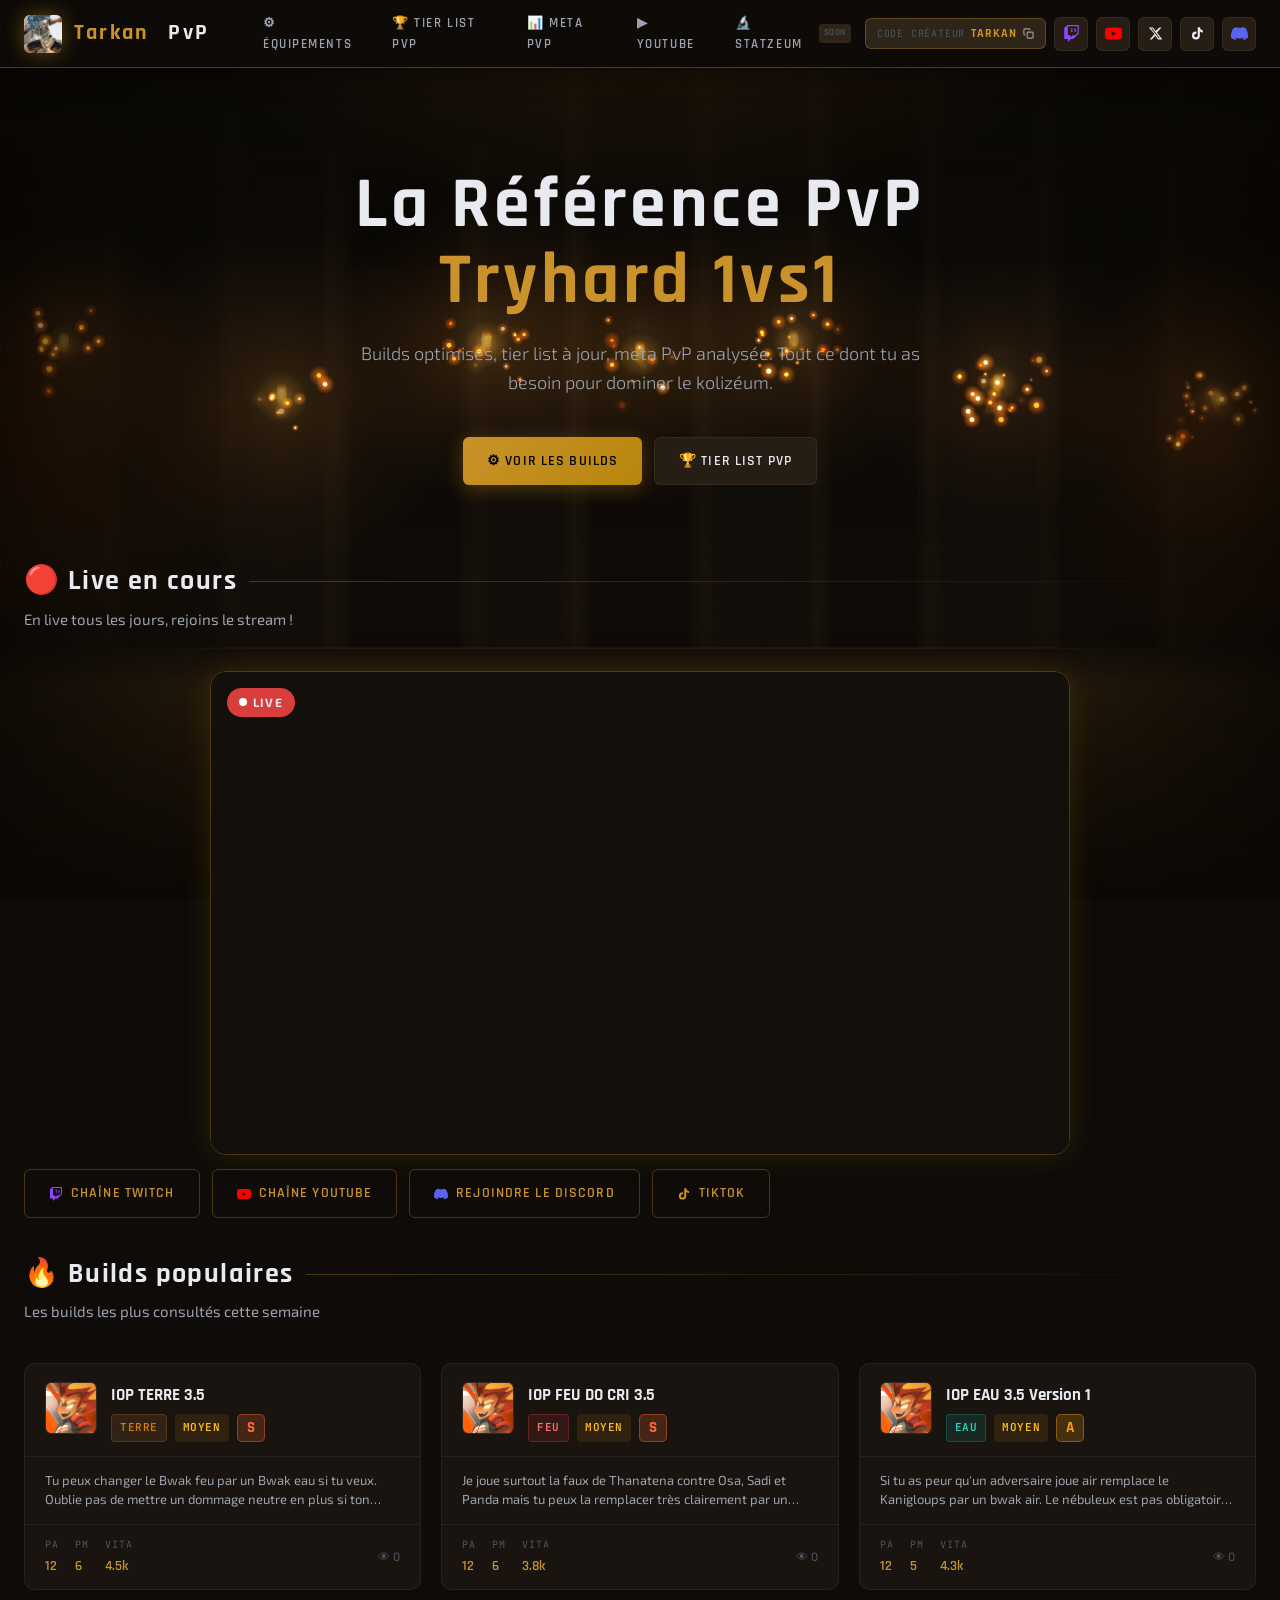
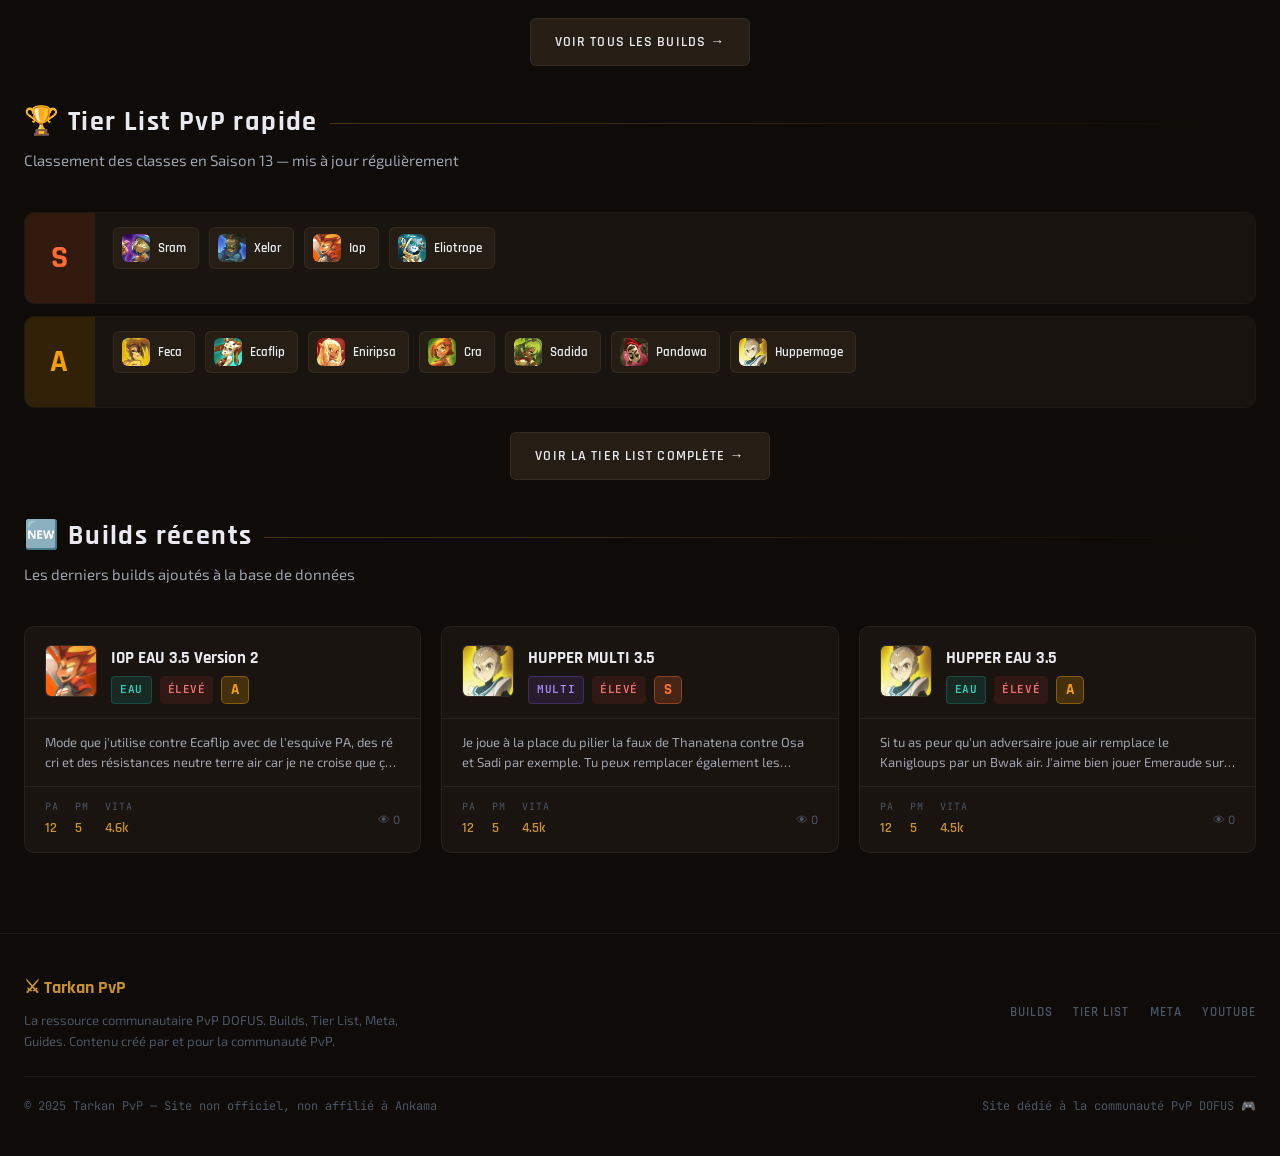
<file: index.html>
<!DOCTYPE html>
<html lang="fr">
<head>
  <meta charset="UTF-8">
  <meta name="viewport" content="width=device-width, initial-scale=1.0">

  <!-- SEO Meta Tags -->
  <title>Tarkan PvP - Builds, Tier List & Meta PvP</title>
  <meta name="description" content="La référence PvP DOFUS : builds optimisés, tier list, meta PvP pour toutes les classes. Consultez les meilleurs stuffs PvP du serveur.">
  <meta name="keywords" content="build pvp dofus, stuff pvp dofus, dofus tier list pvp, meta pvp dofus, kolizéum dofus, builds dofus 2025">
  <meta name="author" content="Tarkan PvP">
  <meta name="robots" content="index, follow">

  <!-- Open Graph -->
  <meta property="og:title" content="Tarkan PvP - Builds & Meta PvP">
  <meta property="og:description" content="La référence PvP DOFUS : builds optimisés, tier list et meta pour toutes les classes.">
  <meta property="og:type" content="website">
  <meta property="og:url" content="https://dofus-pvp.fr">
  <meta property="og:image" content="assets/og-image.jpg">

  <!-- Twitter Card -->
  <meta name="twitter:card" content="summary_large_image">
  <meta name="twitter:title" content="Tarkan PvP">
  <meta name="twitter:description" content="La référence PvP DOFUS. Builds, Tier List, Meta.">

  <!-- Canonical -->
  <link rel="canonical" href="https://dofus-pvp.fr">

  <!-- Stylesheet -->
  <link rel="stylesheet" href="styles/main.css">
</head>
<body>
  <script src="components/colosseum-bg.js"></script>

  <!-- =================== NAVBAR =================== -->
  <nav class="navbar">
    <div class="container nav-inner">
      <a href="index.html" class="nav-logo">
        <div class="nav-logo-icon">
          <img src="assets/logo-tarkan.png" alt="Tarkan PvP" style="width:38px;height:38px;object-fit:cover;border-radius:6px;">
        </div>
        <span>Tarkan</span>&nbsp;PvP
      </a>

      <ul class="nav-menu" id="navMenu">
        <li><a href="pages/equipements.html" data-page="equipements">⚙ Équipements</a></li>
        <li><a href="pages/tierlist.html" data-page="tierlist">🏆 Tier List PvP</a></li>
        <li><a href="pages/meta.html" data-page="meta">📊 Meta PvP</a></li>
        <li><a href="pages/youtube.html" data-page="youtube">▶ YouTube</a></li>
        <li><a href="pages/statzeum.html" data-page="statzeum">🔬 Statzeum <span class="nav-badge-soon">Soon</span></a></li>
      </ul>

      <div class="nav-social">
        <!-- Code créateur -->
        <div class="creator-code" onclick="copyCreatorCode(this)" title="Cliquer pour copier">
          <span class="creator-label">Code créateur</span>
          <span class="creator-name">TARKAN</span>
          <svg width="11" height="11" viewBox="0 0 24 24" fill="none" stroke="currentColor" stroke-width="2.5" style="opacity:0.6;flex-shrink:0"><rect x="9" y="9" width="13" height="13" rx="2"/><path d="M5 15H4a2 2 0 0 1-2-2V4a2 2 0 0 1 2-2h9a2 2 0 0 1 2 2v1"/></svg>
        </div>
        <!-- Twitch -->
        <a href="https://www.twitch.tv/tarkan_____" class="social-btn" title="Twitch" target="_blank" rel="noopener">
          <svg width="17" height="17" viewBox="0 0 24 24" fill="#9147ff"><path d="M11.571 4.714h1.715v5.143H11.57zm4.715 0H18v5.143h-1.714zM6 0L1.714 4.286v15.428h5.143V24l4.286-4.286h3.428L22.286 12V0zm14.571 11.143l-3.428 3.428h-3.429l-3 3v-3H6.857V1.714h13.714z"/></svg>
        </a>
        <!-- YouTube -->
        <a href="https://www.youtube.com/@TarkanDofus" class="social-btn" title="YouTube" target="_blank" rel="noopener">
          <svg width="17" height="17" viewBox="0 0 24 24" fill="#ff0000"><path d="M23.498 6.186a3.016 3.016 0 0 0-2.122-2.136C19.505 3.545 12 3.545 12 3.545s-7.505 0-9.377.505A3.017 3.017 0 0 0 .502 6.186C0 8.07 0 12 0 12s0 3.93.502 5.814a3.016 3.016 0 0 0 2.122 2.136c1.871.505 9.376.505 9.376.505s7.505 0 9.377-.505a3.015 3.015 0 0 0 2.122-2.136C24 15.93 24 12 24 12s0-3.93-.502-5.814zM9.545 15.568V8.432L15.818 12l-6.273 3.568z"/></svg>
        </a>
        <!-- X -->
        <a href="https://x.com/TarkanDofus" class="social-btn" title="X / Twitter" target="_blank" rel="noopener">
          <svg width="15" height="15" viewBox="0 0 24 24" fill="currentColor"><path d="M18.244 2.25h3.308l-7.227 8.26 8.502 11.24H16.17l-4.714-6.231-5.401 6.231H2.744l7.736-8.856L1.254 2.25H8.08l4.253 5.622zm-1.161 17.52h1.833L7.084 4.126H5.117z"/></svg>
        </a>
        <!-- TikTok -->
        <a href="https://www.tiktok.com/@tarkandofus" class="social-btn" title="TikTok" target="_blank" rel="noopener">
          <svg width="15" height="15" viewBox="0 0 24 24" fill="currentColor"><path d="M19.59 6.69a4.83 4.83 0 0 1-3.77-4.25V2h-3.45v13.67a2.89 2.89 0 0 1-2.88 2.5 2.89 2.89 0 0 1-2.89-2.89 2.89 2.89 0 0 1 2.89-2.89c.28 0 .54.04.79.1V9.01a6.33 6.33 0 0 0-.79-.05 6.34 6.34 0 0 0-6.34 6.34 6.34 6.34 0 0 0 6.34 6.34 6.34 6.34 0 0 0 6.33-6.34V8.69a8.18 8.18 0 0 0 4.78 1.52V6.75a4.85 4.85 0 0 1-1.01-.06z"/></svg>
        </a>
        <!-- Discord -->
        <a href="https://discord.gg/cpbR5Fv" class="social-btn" title="Discord" target="_blank" rel="noopener">
          <svg width="17" height="17" viewBox="0 0 24 24" fill="#5865f2"><path d="M20.317 4.37a19.791 19.791 0 0 0-4.885-1.515.074.074 0 0 0-.079.037c-.21.375-.444.864-.608 1.25a18.27 18.27 0 0 0-5.487 0 12.64 12.64 0 0 0-.617-1.25.077.077 0 0 0-.079-.037A19.736 19.736 0 0 0 3.677 4.37a.07.07 0 0 0-.032.027C.533 9.046-.32 13.58.099 18.057c.002.022.015.04.033.05a19.909 19.909 0 0 0 5.993 3.03.078.078 0 0 0 .084-.028c.462-.63.874-1.295 1.226-1.994a.076.076 0 0 0-.041-.106 13.107 13.107 0 0 1-1.872-.892.077.077 0 0 1-.008-.128 10.2 10.2 0 0 0 .372-.292.074.074 0 0 1 .077-.01c3.928 1.793 8.18 1.793 12.062 0a.074.074 0 0 1 .078.01c.12.098.246.198.373.292a.077.077 0 0 1-.006.127 12.299 12.299 0 0 1-1.873.892.077.077 0 0 0-.041.107c.36.698.772 1.362 1.225 1.993a.076.076 0 0 0 .084.028 19.839 19.839 0 0 0 6.002-3.03.077.077 0 0 0 .032-.054c.5-5.177-.838-9.674-3.549-13.66a.061.061 0 0 0-.031-.03z"/></svg>
        </a>
      </div>

      <button class="nav-hamburger" id="hamburger" aria-label="Menu">
        <span></span><span></span><span></span>
      </button>
    </div>
  </nav>

  <!-- =================== MAIN CONTENT =================== -->
  <main class="page-content">
    <div class="container">

      <!-- HERO -->
      <section class="hero">
        <h1 class="hero-title">
          La Référence PvP<br><span class="highlight">Tryhard 1vs1</span>
        </h1>
        <p class="hero-subtitle">
          Builds optimisés, tier list à jour, meta PvP analysée.
          Tout ce dont tu as besoin pour dominer le kolizéum.
        </p>
        <div class="hero-actions">
          <a href="pages/equipements.html" class="btn btn-primary">⚙ Voir les builds</a>
          <a href="pages/tierlist.html" class="btn btn-secondary">🏆 Tier List PvP</a>
        </div>
      </section>

      <!-- LIVE SECTION -->
      <section class="live-section mb-40">
        <div class="section-header">
          <h2 class="section-title">🔴 Live en cours</h2>
          <p class="section-subtitle">En live tous les jours, rejoins le stream !</p>
        </div>
        <div class="live-container">
          <div id="twitchEmbed" style="width:100%;aspect-ratio:16/9;background:var(--bg-deep);border-radius:var(--radius-lg);display:flex;align-items:center;justify-content:center;">
            <div style="text-align:center;color:var(--text-muted)">
              <div style="font-size:40px;margin-bottom:12px">🟣</div>
              <div style="font-family:var(--font-display);font-size:16px;color:var(--accent-gold)">Chargement du live...</div>
            </div>
          </div>
          <div class="live-status">
            <div class="live-dot"></div>
            LIVE
          </div>
        </div>
        <div style="display:flex; gap:12px; margin-top:14px; flex-wrap:wrap;">
          <a href="https://www.twitch.tv/tarkan_____" class="btn btn-outline" target="_blank" rel="noopener">
            <svg width="14" height="14" viewBox="0 0 24 24" fill="#9147ff"><path d="M11.571 4.714h1.715v5.143H11.57zm4.715 0H18v5.143h-1.714zM6 0L1.714 4.286v15.428h5.143V24l4.286-4.286h3.428L22.286 12V0zm14.571 11.143l-3.428 3.428h-3.429l-3 3v-3H6.857V1.714h13.714z"/></svg>
            Chaîne Twitch
          </a>
          <a href="https://www.youtube.com/@TarkanDofus" class="btn btn-outline" target="_blank" rel="noopener">
            <svg width="14" height="14" viewBox="0 0 24 24" fill="#ff0000"><path d="M23.498 6.186a3.016 3.016 0 0 0-2.122-2.136C19.505 3.545 12 3.545 12 3.545s-7.505 0-9.377.505A3.017 3.017 0 0 0 .502 6.186C0 8.07 0 12 0 12s0 3.93.502 5.814a3.016 3.016 0 0 0 2.122 2.136c1.871.505 9.376.505 9.376.505s7.505 0 9.377-.505a3.015 3.015 0 0 0 2.122-2.136C24 15.93 24 12 24 12s0-3.93-.502-5.814zM9.545 15.568V8.432L15.818 12l-6.273 3.568z"/></svg>
            Chaîne YouTube
          </a>
          <a href="https://discord.gg/cpbR5Fv" class="btn btn-outline" target="_blank" rel="noopener">
            <svg width="14" height="14" viewBox="0 0 24 24" fill="#5865f2"><path d="M20.317 4.37a19.791 19.791 0 0 0-4.885-1.515.074.074 0 0 0-.079.037c-.21.375-.444.864-.608 1.25a18.27 18.27 0 0 0-5.487 0 12.64 12.64 0 0 0-.617-1.25.077.077 0 0 0-.079-.037A19.736 19.736 0 0 0 3.677 4.37a.07.07 0 0 0-.032.027C.533 9.046-.32 13.58.099 18.057c.002.022.015.04.033.05a19.909 19.909 0 0 0 5.993 3.03.078.078 0 0 0 .084-.028c.462-.63.874-1.295 1.226-1.994a.076.076 0 0 0-.041-.106 13.107 13.107 0 0 1-1.872-.892.077.077 0 0 1-.008-.128 10.2 10.2 0 0 0 .372-.292.074.074 0 0 1 .077-.01c3.928 1.793 8.18 1.793 12.062 0a.074.074 0 0 1 .078.01c.12.098.246.198.373.292a.077.077 0 0 1-.006.127 12.299 12.299 0 0 1-1.873.892.077.077 0 0 0-.041.107c.36.698.772 1.362 1.225 1.993a.076.076 0 0 0 .084.028 19.839 19.839 0 0 0 6.002-3.03.077.077 0 0 0 .032-.054c.5-5.177-.838-9.674-3.549-13.66a.061.061 0 0 0-.031-.03z"/></svg>
            Rejoindre le Discord
          </a>
          <a href="https://www.tiktok.com/@tarkandofus" class="btn btn-outline" target="_blank" rel="noopener">
            <svg width="14" height="14" viewBox="0 0 24 24" fill="currentColor"><path d="M19.59 6.69a4.83 4.83 0 0 1-3.77-4.25V2h-3.45v13.67a2.89 2.89 0 0 1-2.88 2.5 2.89 2.89 0 0 1-2.89-2.89 2.89 2.89 0 0 1 2.89-2.89c.28 0 .54.04.79.1V9.01a6.33 6.33 0 0 0-.79-.05 6.34 6.34 0 0 0-6.34 6.34 6.34 6.34 0 0 0 6.34 6.34 6.34 6.34 0 0 0 6.33-6.34V8.69a8.18 8.18 0 0 0 4.78 1.52V6.75a4.85 4.85 0 0 1-1.01-.06z"/></svg>
            TikTok
          </a>
        </div>
      </section>

      <!-- BUILDS POPULAIRES -->
      <section class="mb-40">
        <div class="section-header">
          <h2 class="section-title">🔥 Builds populaires</h2>
          <p class="section-subtitle">Les builds les plus consultés cette semaine</p>
        </div>

        <div class="builds-grid" id="popularBuilds">
          <!-- Généré par JS -->
          <div class="build-card">
            <div class="build-card-header">
              <div class="build-class-icon">⚔️</div>
              <div class="build-card-info">
                <div class="build-card-name">Chargement...</div>
              </div>
            </div>
          </div>
        </div>

        <div style="text-align:center; margin-top:28px;">
          <a href="pages/equipements.html" class="btn btn-secondary">Voir tous les builds →</a>
        </div>
      </section>

      <!-- TIER LIST RAPIDE -->
      <section class="mb-40">
        <div class="section-header">
          <h2 class="section-title">🏆 Tier List PvP rapide</h2>
          <p class="section-subtitle">Classement des classes en Saison 13 — mis à jour régulièrement</p>
        </div>

        <div id="homeTierList"><!-- Généré par JS --></div>

        <div style="text-align:center; margin-top:24px;">
          <a href="pages/tierlist.html" class="btn btn-secondary">Voir la tier list complète →</a>
        </div>
      </section>

      <!-- BUILDS RÉCENTS -->
      <section class="mb-40">
        <div class="section-header">
          <h2 class="section-title">🆕 Builds récents</h2>
          <p class="section-subtitle">Les derniers builds ajoutés à la base de données</p>
        </div>
        <div class="builds-grid" id="recentBuilds"><!-- Généré par JS --></div>
      </section>

    </div>
  </main>

  <!-- =================== FOOTER =================== -->
  <footer>
    <div class="container">
      <div class="footer-inner">
        <div>
          <div class="footer-brand">⚔ Tarkan PvP</div>
          <p class="footer-desc">
            La ressource communautaire PvP DOFUS. Builds, Tier List, Meta, Guides.
            Contenu créé par et pour la communauté PvP.
          </p>
        </div>
        <div class="footer-links">
          <a href="pages/equipements.html">Builds</a>
          <a href="pages/tierlist.html">Tier List</a>
          <a href="pages/meta.html">Meta</a>
          <a href="pages/youtube.html">YouTube</a>
        </div>
      </div>
      <div class="footer-bottom">
        <span>© 2025 Tarkan PvP — Site non officiel, non affilié à Ankama</span>
        <span>Site dédié à la communauté PvP DOFUS 🎮</span>
      </div>
    </div>
  </footer>

  <!-- =================== SCRIPTS =================== -->
  <script src="components/app.js"></script>
  <script>
    // ── Twitch embed dynamique (hostname auto-détecté) ──
    (function() {
      const parent = window.location.hostname || 'tarkanpvp.netlify.app';
      const iframe = document.createElement('iframe');
      iframe.className = 'live-embed';
      iframe.src = `https://player.twitch.tv/?channel=tarkan_____&parent=${parent}&autoplay=false`;
      iframe.allowFullscreen = true;
      iframe.setAttribute('allow', 'autoplay');
      document.getElementById('twitchEmbed').replaceWith(iframe);
    })();
    // Charger les données et construire la page d'accueil
    document.addEventListener('DOMContentLoaded', async () => {
      const builds = await loadJSON('../data/builds.json') || await loadJSON('data/builds.json');
      const classes = await loadJSON('../data/classes.json') || await loadJSON('data/classes.json');
      const meta = await loadJSON('../data/meta.json') || await loadJSON('data/meta.json');

      // Builds populaires (top 3 par vues)
      const popular = [...builds].sort((a,b) => b.vues - a.vues).slice(0,3);
      document.getElementById('popularBuilds').innerHTML = popular.map(b => renderBuildCard(b)).join('');

      // Tier list home (S et A uniquement)
      const tiers = ['S','A'];
      document.getElementById('homeTierList').innerHTML = tiers.map(tier => {
        const classesInTier = classes.filter(c => c.tier === tier);
        return renderTierRow(tier, classesInTier);
      }).join('');

      // Builds récents (3 derniers)
      const recent = [...builds].sort((a,b) => new Date(b.date_ajout) - new Date(a.date_ajout)).slice(0,3);
      document.getElementById('recentBuilds').innerHTML = recent.map(b => renderBuildCard(b)).join('');

      // Active nav
      setActiveNav('');
    });
  </script>
</body>
</html>
</file>
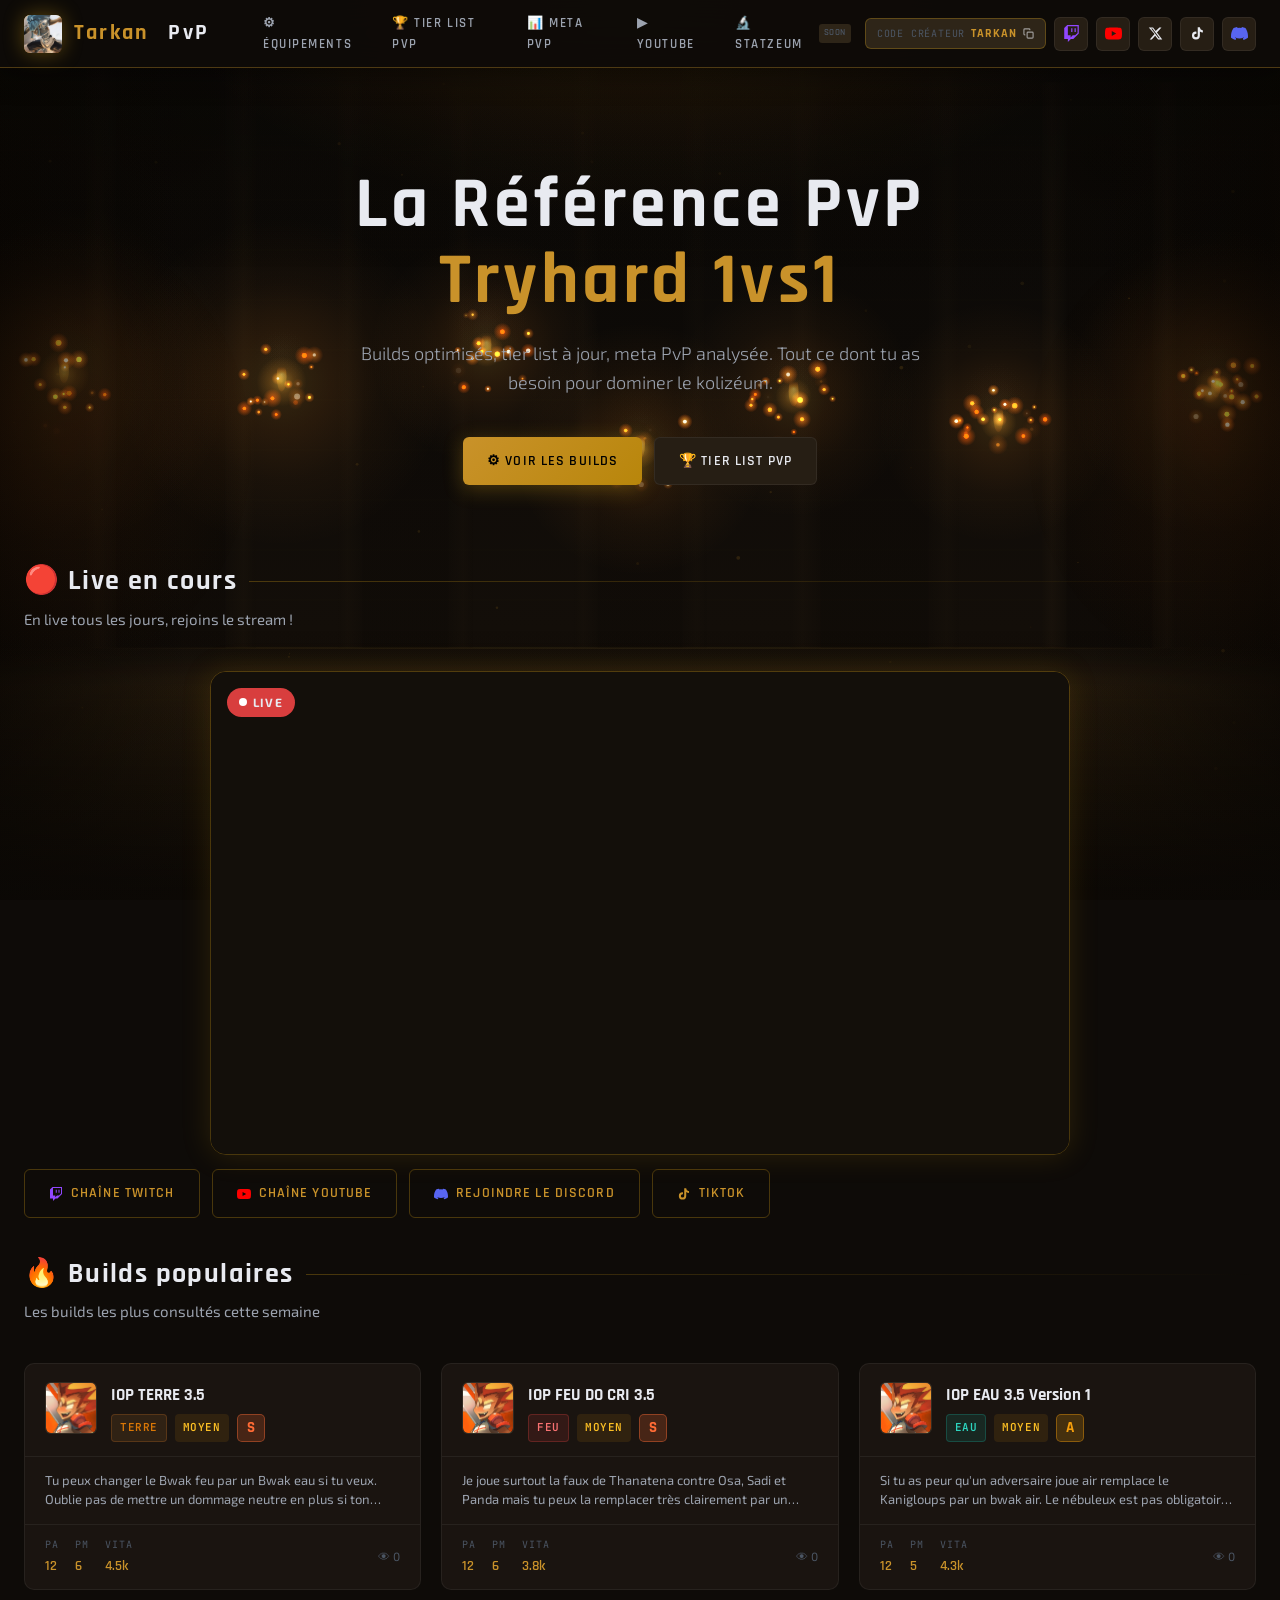
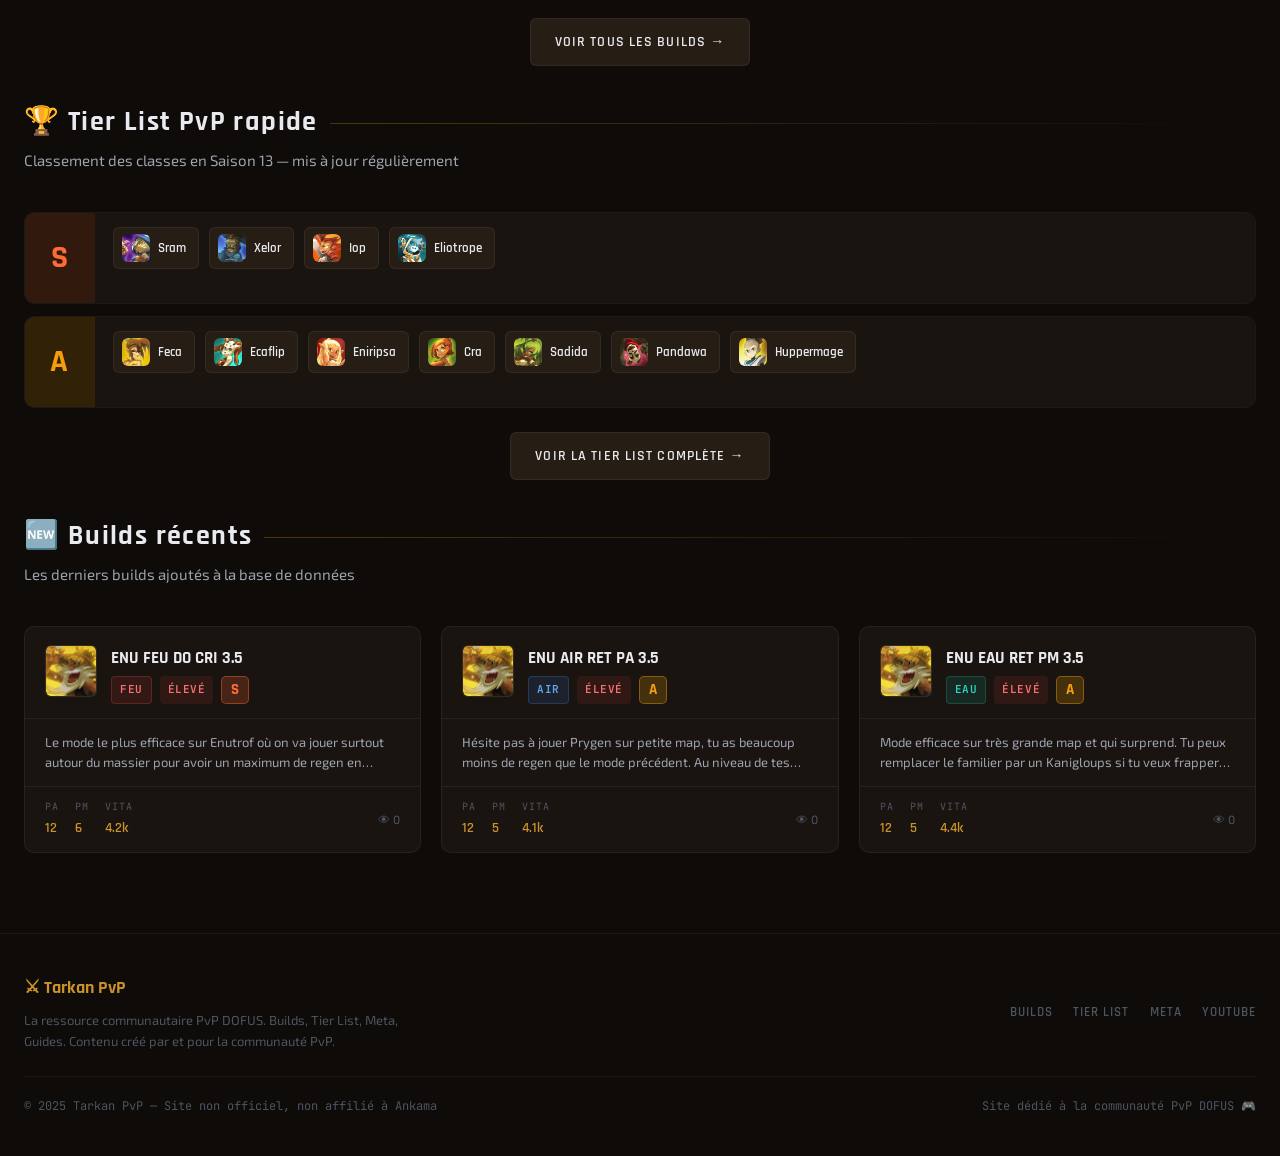
<file: dofus-pvp/dofus-pvp/index.html>
<!DOCTYPE html>
<html lang="fr">
<head>
  <meta charset="UTF-8">
  <meta name="viewport" content="width=device-width, initial-scale=1.0">

  <!-- SEO Meta Tags -->
  <title>Tarkan PvP - Builds, Tier List & Meta PvP</title>
  <meta name="description" content="La référence PvP DOFUS : builds optimisés, tier list, meta PvP pour toutes les classes. Consultez les meilleurs stuffs PvP du serveur.">
  <meta name="keywords" content="build pvp dofus, stuff pvp dofus, dofus tier list pvp, meta pvp dofus, kolizéum dofus, builds dofus 2025">
  <meta name="author" content="Tarkan PvP">
  <meta name="robots" content="index, follow">

  <!-- Open Graph -->
  <meta property="og:title" content="Tarkan PvP - Builds & Meta PvP">
  <meta property="og:description" content="La référence PvP DOFUS : builds optimisés, tier list et meta pour toutes les classes.">
  <meta property="og:type" content="website">
  <meta property="og:url" content="https://dofus-pvp.fr">
  <meta property="og:image" content="assets/og-image.jpg">

  <!-- Twitter Card -->
  <meta name="twitter:card" content="summary_large_image">
  <meta name="twitter:title" content="Tarkan PvP">
  <meta name="twitter:description" content="La référence PvP DOFUS. Builds, Tier List, Meta.">

  <!-- Canonical -->
  <link rel="canonical" href="https://dofus-pvp.fr">

  <!-- Stylesheet -->
  <link rel="stylesheet" href="styles/main.css">
</head>
<body>
  <script src="components/colosseum-bg.js"></script>

  <!-- =================== NAVBAR =================== -->
  <nav class="navbar">
    <div class="container nav-inner">
      <a href="index.html" class="nav-logo">
        <div class="nav-logo-icon">
          <img src="assets/logo-tarkan.png" alt="Tarkan PvP" style="width:38px;height:38px;object-fit:cover;border-radius:6px;">
        </div>
        <span>Tarkan</span>&nbsp;PvP
      </a>

      <ul class="nav-menu" id="navMenu">
        <li><a href="pages/equipements.html" data-page="equipements">⚙ Équipements</a></li>
        <li><a href="pages/tierlist.html" data-page="tierlist">🏆 Tier List PvP</a></li>
        <li><a href="pages/meta.html" data-page="meta">📊 Meta PvP</a></li>
        <li><a href="pages/youtube.html" data-page="youtube">▶ YouTube</a></li>
        <li><a href="pages/statzeum.html" data-page="statzeum">🔬 Statzeum <span class="nav-badge-soon">Soon</span></a></li>
      </ul>

      <div class="nav-social">
        <!-- Code créateur -->
        <div class="creator-code" onclick="copyCreatorCode(this)" title="Cliquer pour copier">
          <span class="creator-label">Code créateur</span>
          <span class="creator-name">TARKAN</span>
          <svg width="11" height="11" viewBox="0 0 24 24" fill="none" stroke="currentColor" stroke-width="2.5" style="opacity:0.6;flex-shrink:0"><rect x="9" y="9" width="13" height="13" rx="2"/><path d="M5 15H4a2 2 0 0 1-2-2V4a2 2 0 0 1 2-2h9a2 2 0 0 1 2 2v1"/></svg>
        </div>
        <!-- Twitch -->
        <a href="https://www.twitch.tv/tarkan_____" class="social-btn" title="Twitch" target="_blank" rel="noopener">
          <svg width="17" height="17" viewBox="0 0 24 24" fill="#9147ff"><path d="M11.571 4.714h1.715v5.143H11.57zm4.715 0H18v5.143h-1.714zM6 0L1.714 4.286v15.428h5.143V24l4.286-4.286h3.428L22.286 12V0zm14.571 11.143l-3.428 3.428h-3.429l-3 3v-3H6.857V1.714h13.714z"/></svg>
        </a>
        <!-- YouTube -->
        <a href="https://www.youtube.com/@TarkanDofus" class="social-btn" title="YouTube" target="_blank" rel="noopener">
          <svg width="17" height="17" viewBox="0 0 24 24" fill="#ff0000"><path d="M23.498 6.186a3.016 3.016 0 0 0-2.122-2.136C19.505 3.545 12 3.545 12 3.545s-7.505 0-9.377.505A3.017 3.017 0 0 0 .502 6.186C0 8.07 0 12 0 12s0 3.93.502 5.814a3.016 3.016 0 0 0 2.122 2.136c1.871.505 9.376.505 9.376.505s7.505 0 9.377-.505a3.015 3.015 0 0 0 2.122-2.136C24 15.93 24 12 24 12s0-3.93-.502-5.814zM9.545 15.568V8.432L15.818 12l-6.273 3.568z"/></svg>
        </a>
        <!-- X -->
        <a href="https://x.com/TarkanDofus" class="social-btn" title="X / Twitter" target="_blank" rel="noopener">
          <svg width="15" height="15" viewBox="0 0 24 24" fill="currentColor"><path d="M18.244 2.25h3.308l-7.227 8.26 8.502 11.24H16.17l-4.714-6.231-5.401 6.231H2.744l7.736-8.856L1.254 2.25H8.08l4.253 5.622zm-1.161 17.52h1.833L7.084 4.126H5.117z"/></svg>
        </a>
        <!-- TikTok -->
        <a href="https://www.tiktok.com/@tarkandofus" class="social-btn" title="TikTok" target="_blank" rel="noopener">
          <svg width="15" height="15" viewBox="0 0 24 24" fill="currentColor"><path d="M19.59 6.69a4.83 4.83 0 0 1-3.77-4.25V2h-3.45v13.67a2.89 2.89 0 0 1-2.88 2.5 2.89 2.89 0 0 1-2.89-2.89 2.89 2.89 0 0 1 2.89-2.89c.28 0 .54.04.79.1V9.01a6.33 6.33 0 0 0-.79-.05 6.34 6.34 0 0 0-6.34 6.34 6.34 6.34 0 0 0 6.34 6.34 6.34 6.34 0 0 0 6.33-6.34V8.69a8.18 8.18 0 0 0 4.78 1.52V6.75a4.85 4.85 0 0 1-1.01-.06z"/></svg>
        </a>
        <!-- Discord -->
        <a href="https://discord.gg/cpbR5Fv" class="social-btn" title="Discord" target="_blank" rel="noopener">
          <svg width="17" height="17" viewBox="0 0 24 24" fill="#5865f2"><path d="M20.317 4.37a19.791 19.791 0 0 0-4.885-1.515.074.074 0 0 0-.079.037c-.21.375-.444.864-.608 1.25a18.27 18.27 0 0 0-5.487 0 12.64 12.64 0 0 0-.617-1.25.077.077 0 0 0-.079-.037A19.736 19.736 0 0 0 3.677 4.37a.07.07 0 0 0-.032.027C.533 9.046-.32 13.58.099 18.057c.002.022.015.04.033.05a19.909 19.909 0 0 0 5.993 3.03.078.078 0 0 0 .084-.028c.462-.63.874-1.295 1.226-1.994a.076.076 0 0 0-.041-.106 13.107 13.107 0 0 1-1.872-.892.077.077 0 0 1-.008-.128 10.2 10.2 0 0 0 .372-.292.074.074 0 0 1 .077-.01c3.928 1.793 8.18 1.793 12.062 0a.074.074 0 0 1 .078.01c.12.098.246.198.373.292a.077.077 0 0 1-.006.127 12.299 12.299 0 0 1-1.873.892.077.077 0 0 0-.041.107c.36.698.772 1.362 1.225 1.993a.076.076 0 0 0 .084.028 19.839 19.839 0 0 0 6.002-3.03.077.077 0 0 0 .032-.054c.5-5.177-.838-9.674-3.549-13.66a.061.061 0 0 0-.031-.03z"/></svg>
        </a>
      </div>

      <button class="nav-hamburger" id="hamburger" aria-label="Menu">
        <span></span><span></span><span></span>
      </button>
    </div>
  </nav>

  <!-- =================== MAIN CONTENT =================== -->
  <main class="page-content">
    <div class="container">

      <!-- HERO -->
      <section class="hero">
        <h1 class="hero-title">
          La Référence PvP<br><span class="highlight">Tryhard 1vs1</span>
        </h1>
        <p class="hero-subtitle">
          Builds optimisés, tier list à jour, meta PvP analysée.
          Tout ce dont tu as besoin pour dominer le kolizéum.
        </p>
        <div class="hero-actions">
          <a href="pages/equipements.html" class="btn btn-primary">⚙ Voir les builds</a>
          <a href="pages/tierlist.html" class="btn btn-secondary">🏆 Tier List PvP</a>
        </div>
      </section>

      <!-- LIVE SECTION -->
      <section class="live-section mb-40">
        <div class="section-header">
          <h2 class="section-title">🔴 Live en cours</h2>
          <p class="section-subtitle">En live tous les jours, rejoins le stream !</p>
        </div>
        <div class="live-container">
          <div id="twitchEmbed" style="width:100%;aspect-ratio:16/9;background:var(--bg-deep);border-radius:var(--radius-lg);display:flex;align-items:center;justify-content:center;">
            <div style="text-align:center;color:var(--text-muted)">
              <div style="font-size:40px;margin-bottom:12px">🟣</div>
              <div style="font-family:var(--font-display);font-size:16px;color:var(--accent-gold)">Chargement du live...</div>
            </div>
          </div>
          <div class="live-status">
            <div class="live-dot"></div>
            LIVE
          </div>
        </div>
        <div style="display:flex; gap:12px; margin-top:14px; flex-wrap:wrap;">
          <a href="https://www.twitch.tv/tarkan_____" class="btn btn-outline" target="_blank" rel="noopener">
            <svg width="14" height="14" viewBox="0 0 24 24" fill="#9147ff"><path d="M11.571 4.714h1.715v5.143H11.57zm4.715 0H18v5.143h-1.714zM6 0L1.714 4.286v15.428h5.143V24l4.286-4.286h3.428L22.286 12V0zm14.571 11.143l-3.428 3.428h-3.429l-3 3v-3H6.857V1.714h13.714z"/></svg>
            Chaîne Twitch
          </a>
          <a href="https://www.youtube.com/@TarkanDofus" class="btn btn-outline" target="_blank" rel="noopener">
            <svg width="14" height="14" viewBox="0 0 24 24" fill="#ff0000"><path d="M23.498 6.186a3.016 3.016 0 0 0-2.122-2.136C19.505 3.545 12 3.545 12 3.545s-7.505 0-9.377.505A3.017 3.017 0 0 0 .502 6.186C0 8.07 0 12 0 12s0 3.93.502 5.814a3.016 3.016 0 0 0 2.122 2.136c1.871.505 9.376.505 9.376.505s7.505 0 9.377-.505a3.015 3.015 0 0 0 2.122-2.136C24 15.93 24 12 24 12s0-3.93-.502-5.814zM9.545 15.568V8.432L15.818 12l-6.273 3.568z"/></svg>
            Chaîne YouTube
          </a>
          <a href="https://discord.gg/cpbR5Fv" class="btn btn-outline" target="_blank" rel="noopener">
            <svg width="14" height="14" viewBox="0 0 24 24" fill="#5865f2"><path d="M20.317 4.37a19.791 19.791 0 0 0-4.885-1.515.074.074 0 0 0-.079.037c-.21.375-.444.864-.608 1.25a18.27 18.27 0 0 0-5.487 0 12.64 12.64 0 0 0-.617-1.25.077.077 0 0 0-.079-.037A19.736 19.736 0 0 0 3.677 4.37a.07.07 0 0 0-.032.027C.533 9.046-.32 13.58.099 18.057c.002.022.015.04.033.05a19.909 19.909 0 0 0 5.993 3.03.078.078 0 0 0 .084-.028c.462-.63.874-1.295 1.226-1.994a.076.076 0 0 0-.041-.106 13.107 13.107 0 0 1-1.872-.892.077.077 0 0 1-.008-.128 10.2 10.2 0 0 0 .372-.292.074.074 0 0 1 .077-.01c3.928 1.793 8.18 1.793 12.062 0a.074.074 0 0 1 .078.01c.12.098.246.198.373.292a.077.077 0 0 1-.006.127 12.299 12.299 0 0 1-1.873.892.077.077 0 0 0-.041.107c.36.698.772 1.362 1.225 1.993a.076.076 0 0 0 .084.028 19.839 19.839 0 0 0 6.002-3.03.077.077 0 0 0 .032-.054c.5-5.177-.838-9.674-3.549-13.66a.061.061 0 0 0-.031-.03z"/></svg>
            Rejoindre le Discord
          </a>
          <a href="https://www.tiktok.com/@tarkandofus" class="btn btn-outline" target="_blank" rel="noopener">
            <svg width="14" height="14" viewBox="0 0 24 24" fill="currentColor"><path d="M19.59 6.69a4.83 4.83 0 0 1-3.77-4.25V2h-3.45v13.67a2.89 2.89 0 0 1-2.88 2.5 2.89 2.89 0 0 1-2.89-2.89 2.89 2.89 0 0 1 2.89-2.89c.28 0 .54.04.79.1V9.01a6.33 6.33 0 0 0-.79-.05 6.34 6.34 0 0 0-6.34 6.34 6.34 6.34 0 0 0 6.34 6.34 6.34 6.34 0 0 0 6.33-6.34V8.69a8.18 8.18 0 0 0 4.78 1.52V6.75a4.85 4.85 0 0 1-1.01-.06z"/></svg>
            TikTok
          </a>
        </div>
      </section>

      <!-- BUILDS POPULAIRES -->
      <section class="mb-40">
        <div class="section-header">
          <h2 class="section-title">🔥 Builds populaires</h2>
          <p class="section-subtitle">Les builds les plus consultés cette semaine</p>
        </div>

        <div class="builds-grid" id="popularBuilds">
          <!-- Généré par JS -->
          <div class="build-card">
            <div class="build-card-header">
              <div class="build-class-icon">⚔️</div>
              <div class="build-card-info">
                <div class="build-card-name">Chargement...</div>
              </div>
            </div>
          </div>
        </div>

        <div style="text-align:center; margin-top:28px;">
          <a href="pages/equipements.html" class="btn btn-secondary">Voir tous les builds →</a>
        </div>
      </section>

      <!-- TIER LIST RAPIDE -->
      <section class="mb-40">
        <div class="section-header">
          <h2 class="section-title">🏆 Tier List PvP rapide</h2>
          <p class="section-subtitle">Classement des classes en Saison 13 — mis à jour régulièrement</p>
        </div>

        <div id="homeTierList"><!-- Généré par JS --></div>

        <div style="text-align:center; margin-top:24px;">
          <a href="pages/tierlist.html" class="btn btn-secondary">Voir la tier list complète →</a>
        </div>
      </section>

      <!-- BUILDS RÉCENTS -->
      <section class="mb-40">
        <div class="section-header">
          <h2 class="section-title">🆕 Builds récents</h2>
          <p class="section-subtitle">Les derniers builds ajoutés à la base de données</p>
        </div>
        <div class="builds-grid" id="recentBuilds"><!-- Généré par JS --></div>
      </section>

    </div>
  </main>

  <!-- =================== FOOTER =================== -->
  <footer>
    <div class="container">
      <div class="footer-inner">
        <div>
          <div class="footer-brand">⚔ Tarkan PvP</div>
          <p class="footer-desc">
            La ressource communautaire PvP DOFUS. Builds, Tier List, Meta, Guides.
            Contenu créé par et pour la communauté PvP.
          </p>
        </div>
        <div class="footer-links">
          <a href="pages/equipements.html">Builds</a>
          <a href="pages/tierlist.html">Tier List</a>
          <a href="pages/meta.html">Meta</a>
          <a href="pages/youtube.html">YouTube</a>
        </div>
      </div>
      <div class="footer-bottom">
        <span>© 2025 Tarkan PvP — Site non officiel, non affilié à Ankama</span>
        <span>Site dédié à la communauté PvP DOFUS 🎮</span>
      </div>
    </div>
  </footer>

  <!-- =================== SCRIPTS =================== -->
  <script src="components/app.js"></script>
  <script>
    // ── Twitch embed dynamique (hostname auto-détecté) ──
    (function() {
      const parent = window.location.hostname || 'localhost';
      const iframe = document.createElement('iframe');
      iframe.className = 'live-embed';
      iframe.src = `https://player.twitch.tv/?channel=tarkan_____&parent=${parent}&autoplay=false`;
      iframe.allowFullscreen = true;
      iframe.setAttribute('allow', 'autoplay');
      document.getElementById('twitchEmbed').replaceWith(iframe);
    })();
    // Charger les données et construire la page d'accueil
    document.addEventListener('DOMContentLoaded', async () => {
      const builds = await loadJSON('../data/builds.json') || await loadJSON('data/builds.json');
      const classes = await loadJSON('../data/classes.json') || await loadJSON('data/classes.json');
      const meta = await loadJSON('../data/meta.json') || await loadJSON('data/meta.json');

      // Builds populaires (top 3 par vues)
      const popular = [...builds].sort((a,b) => b.vues - a.vues).slice(0,3);
      document.getElementById('popularBuilds').innerHTML = popular.map(b => renderBuildCard(b)).join('');

      // Tier list home (S et A uniquement)
      const tiers = ['S','A'];
      document.getElementById('homeTierList').innerHTML = tiers.map(tier => {
        const classesInTier = classes.filter(c => c.tier === tier);
        return renderTierRow(tier, classesInTier);
      }).join('');

      // Builds récents (3 derniers)
      const recent = [...builds].sort((a,b) => new Date(b.date_ajout) - new Date(a.date_ajout)).slice(0,3);
      document.getElementById('recentBuilds').innerHTML = recent.map(b => renderBuildCard(b)).join('');

      // Active nav
      setActiveNav('');
    });
  </script>
</body>
</html>
</file>
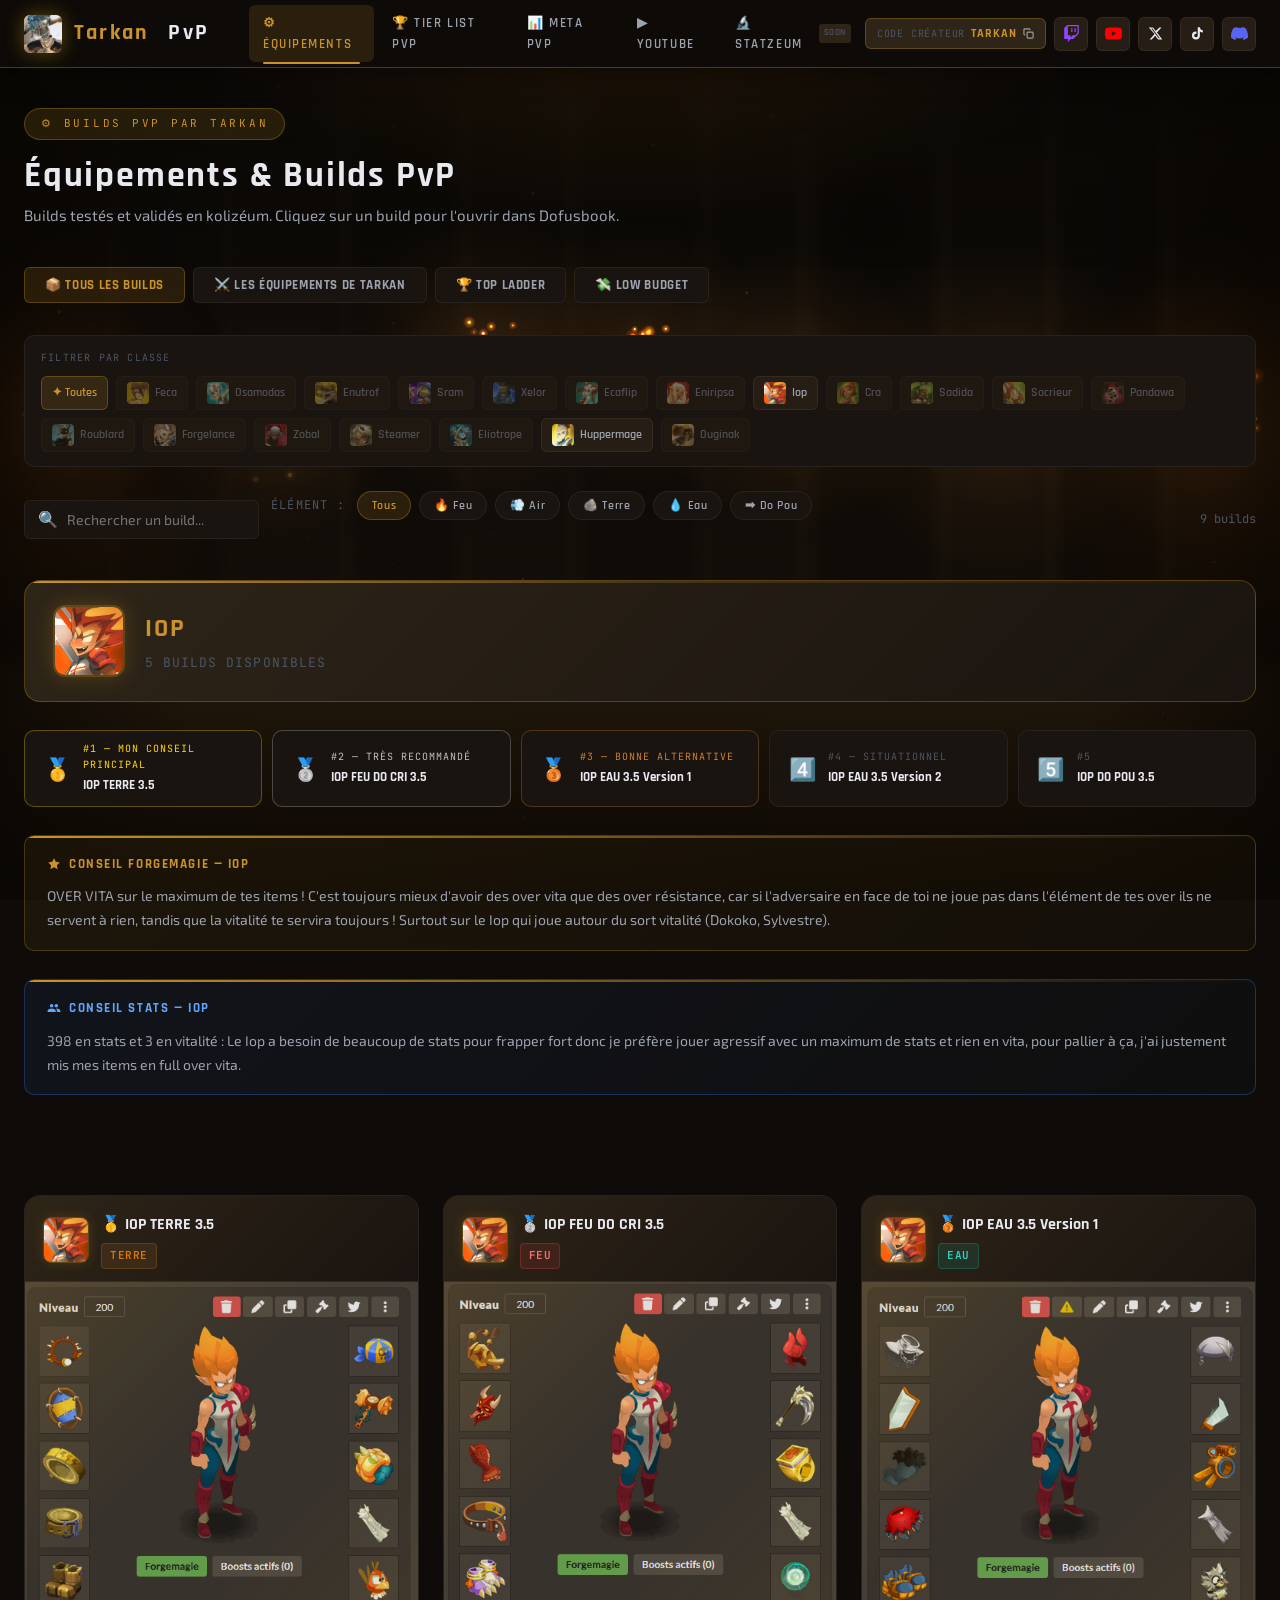
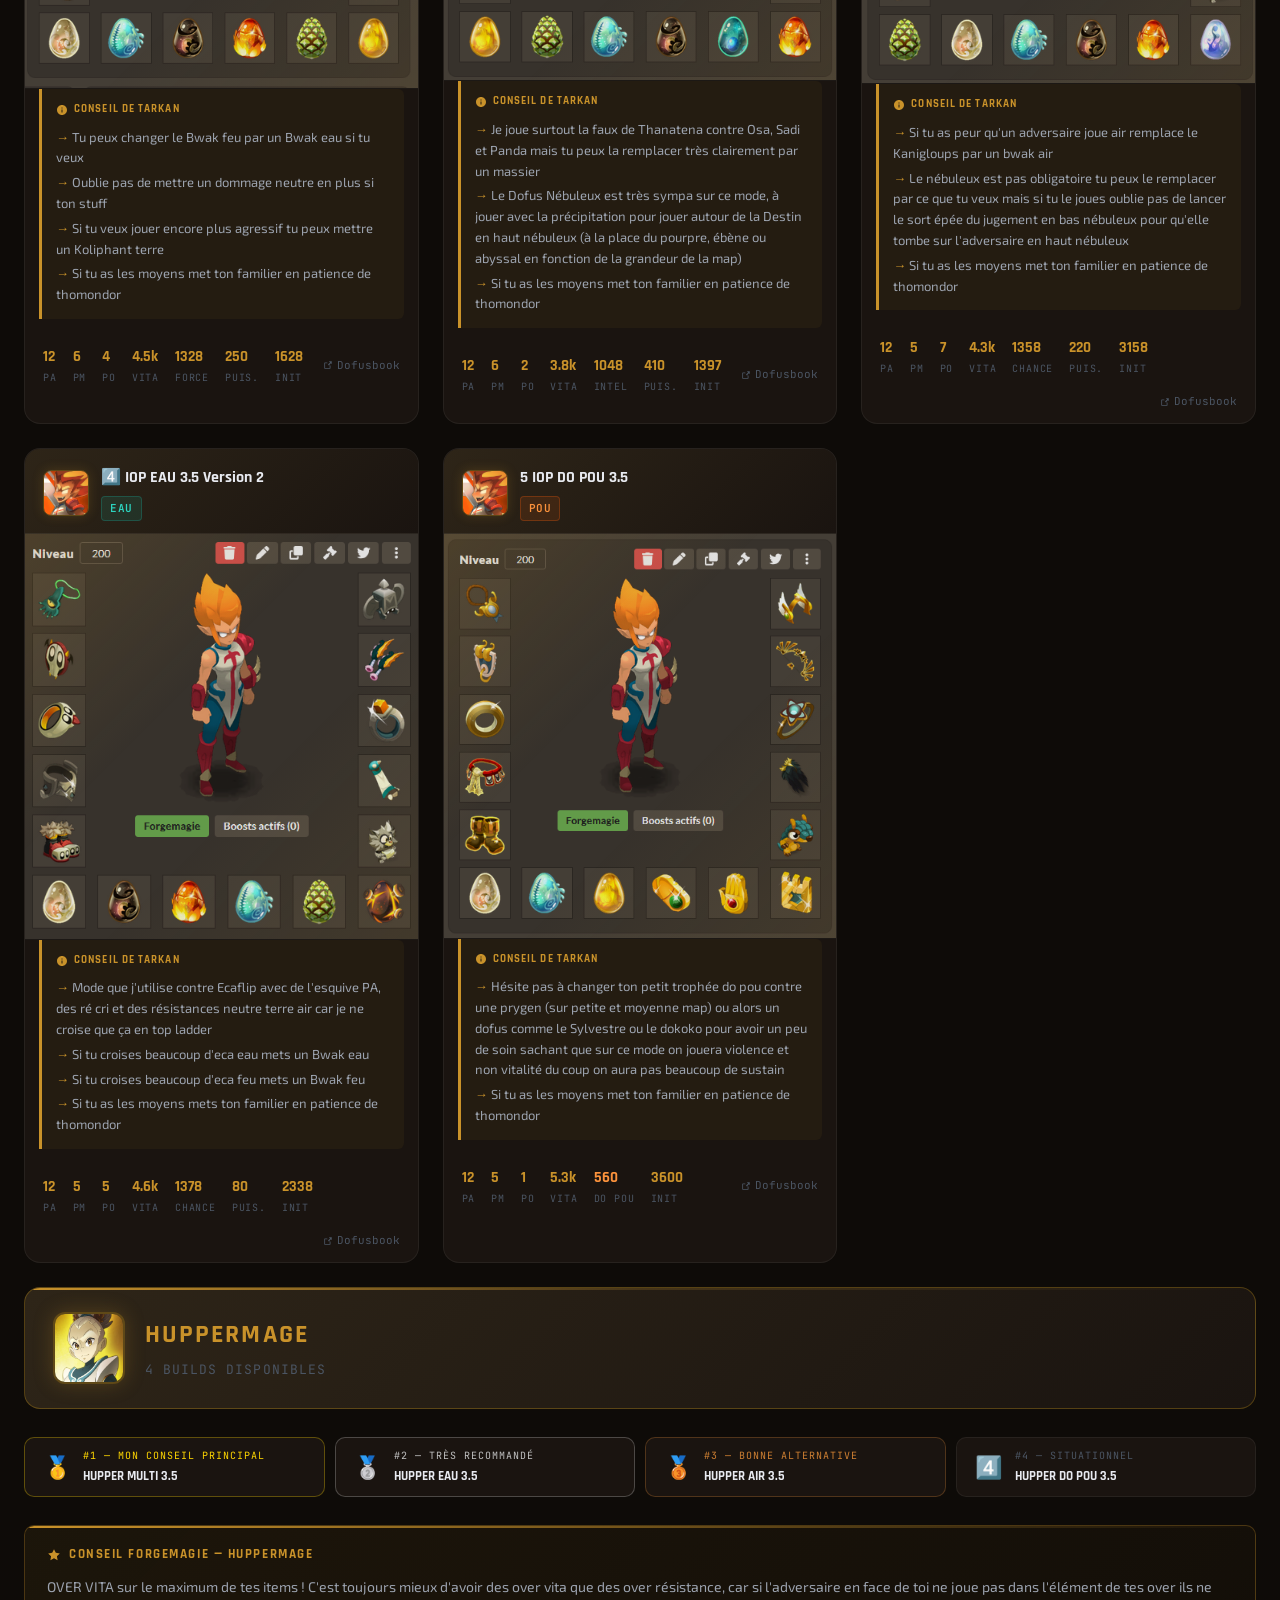
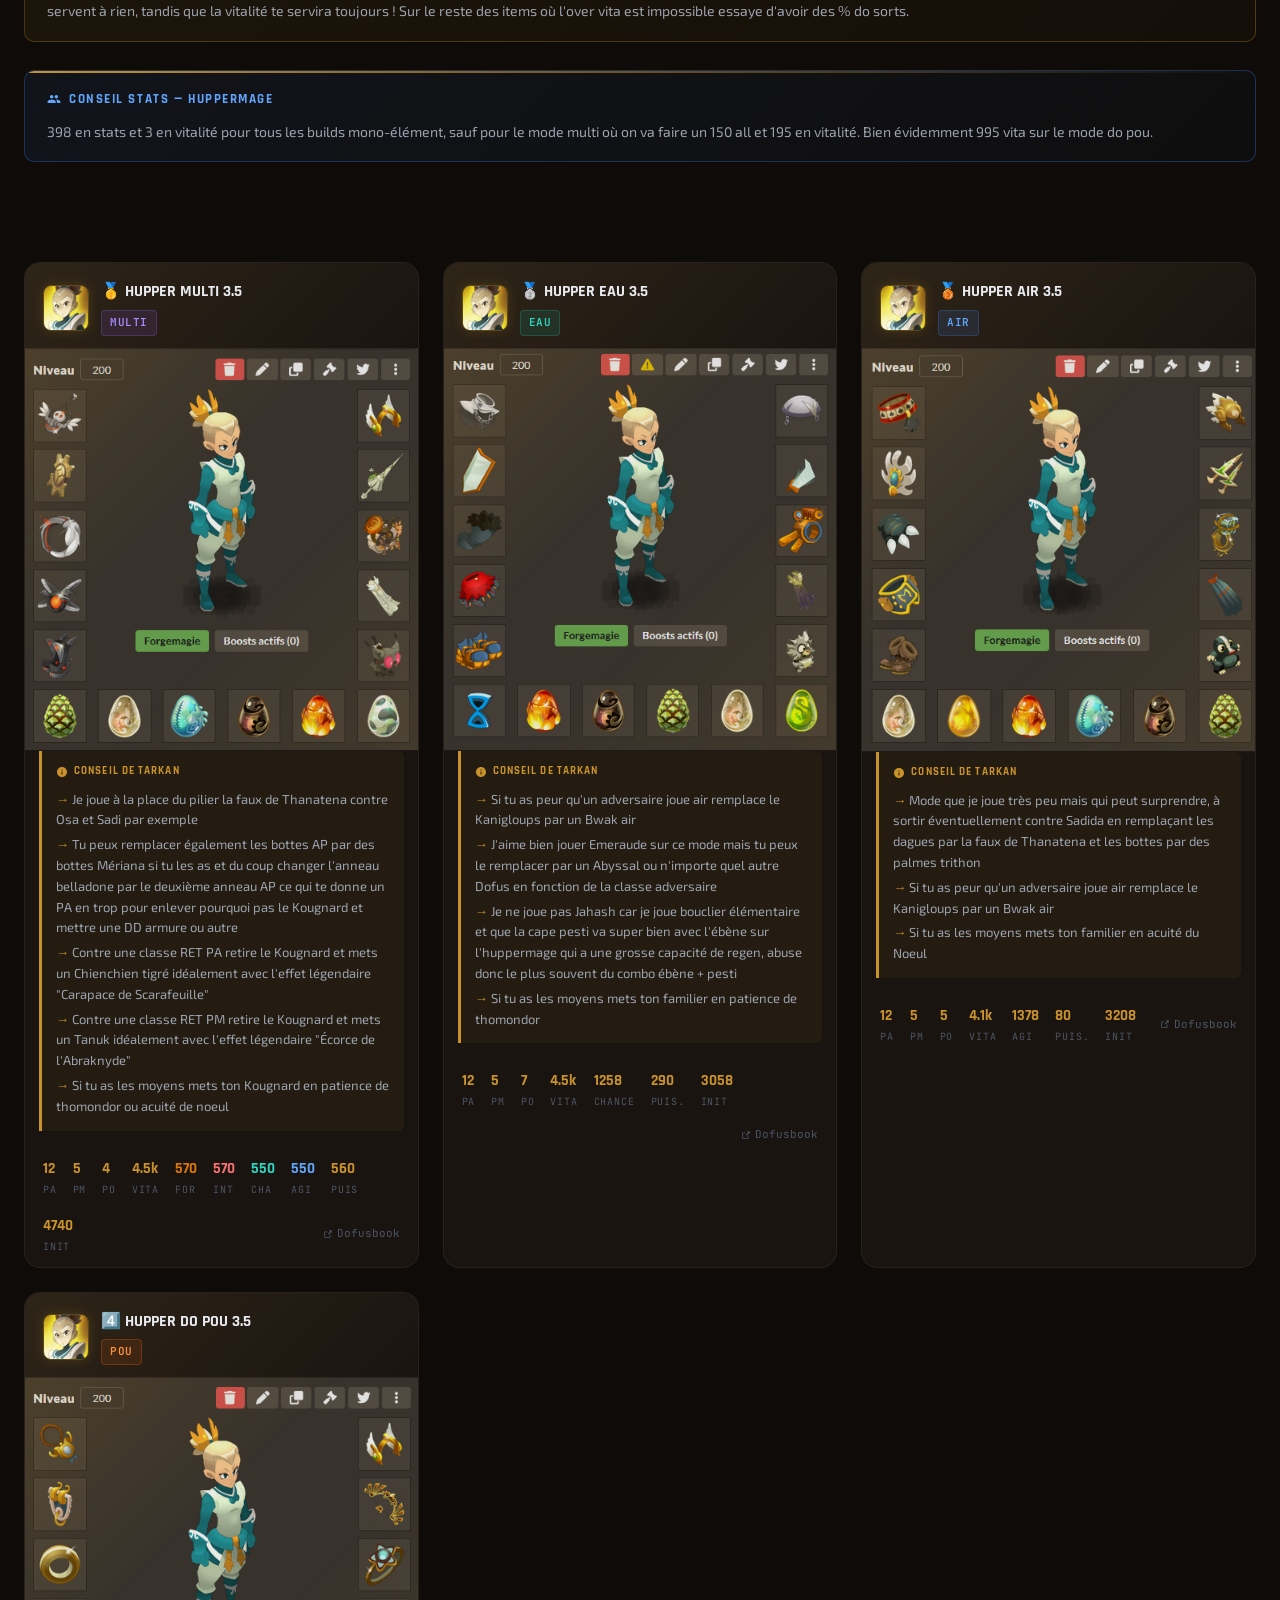
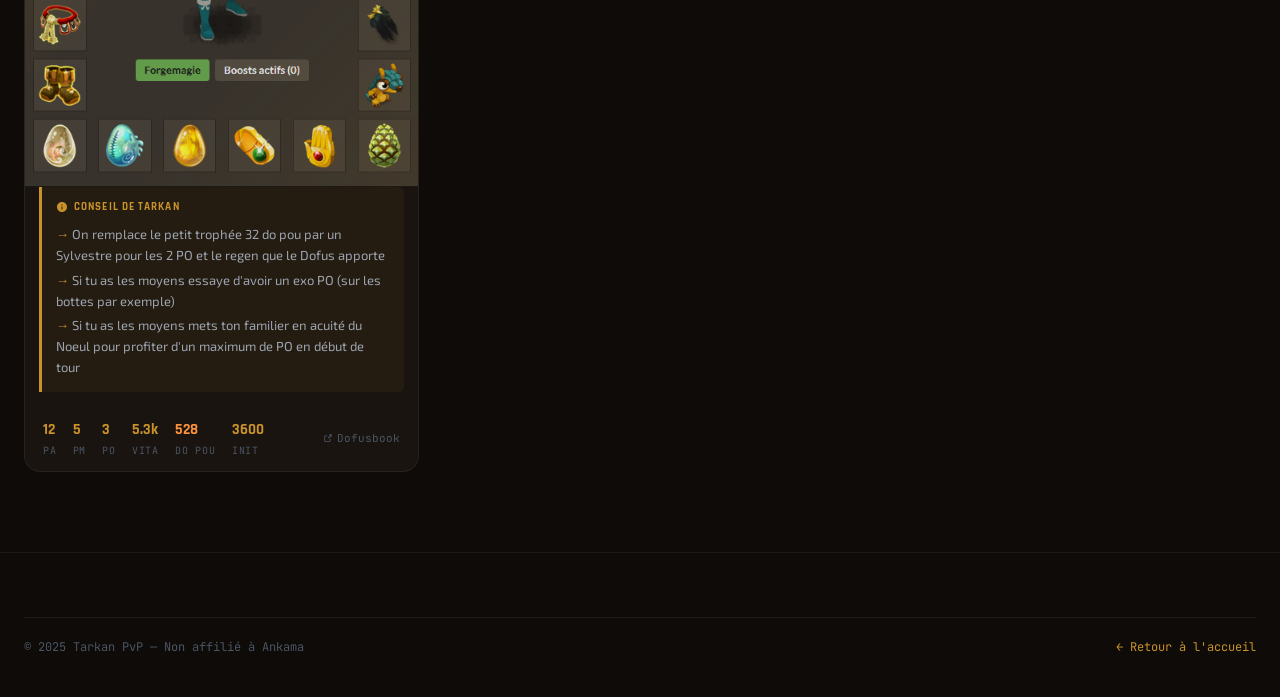
<file: pages/equipements.html>
<!DOCTYPE html>
<html lang="fr">
<head>
  <meta charset="UTF-8">
  <meta name="viewport" content="width=device-width, initial-scale=1.0">
  <title>Équipements & Builds PvP — Tarkan PvP</title>
  <meta name="description" content="Tous les builds PvP DOFUS de Tarkan : équipements par classe, filtrés par élément et budget.">
  <link rel="canonical" href="https://dofus-pvp.fr/pages/equipements.html">
  <link rel="stylesheet" href="../styles/main.css">
  <style>

    /* ── PAGE HEADER ── */
    .page-hero { margin-bottom: 40px; }
    .page-hero h1 { font-size: 36px; font-weight: 700; margin-bottom: 6px; }
    .page-hero p { color: var(--text-secondary); font-size: 15px; }

    /* ── CATEGORY TABS ── */
    .cat-tabs { display: flex; gap: 8px; margin-bottom: 32px; flex-wrap: wrap; }
    .cat-tab {
      padding: 9px 20px;
      background: var(--bg-card);
      border: 1px solid var(--border-subtle);
      border-radius: var(--radius-sm);
      font-family: var(--font-display);
      font-size: 13px; font-weight: 700;
      letter-spacing: 0.05em;
      color: var(--text-secondary);
      cursor: pointer;
      transition: all 0.2s;
      text-transform: uppercase;
    }
    .cat-tab.active, .cat-tab:hover {
      background: var(--accent-gold-dim);
      border-color: var(--border-gold);
      color: var(--accent-gold);
    }

    /* ── CLASS FILTER ── */
    .class-filter-wrap {
      background: var(--bg-card);
      border: 1px solid var(--border-subtle);
      border-radius: var(--radius-md);
      padding: 14px 16px;
      margin-bottom: 24px;
    }
    .class-filter-label {
      font-size: 10px; color: var(--text-muted);
      font-family: var(--font-mono);
      text-transform: uppercase; letter-spacing: 0.12em;
      margin-bottom: 10px; display: block;
    }
    .class-chips { display: flex; gap: 8px; flex-wrap: wrap; }
    .class-chip {
      display: flex; align-items: center; gap: 6px;
      padding: 5px 10px;
      background: var(--bg-surface);
      border: 1px solid var(--border-subtle);
      border-radius: 6px;
      cursor: pointer;
      font-family: var(--font-display);
      font-size: 12px; font-weight: 600;
      color: var(--text-secondary);
      transition: all 0.2s;
    }
    .class-chip:hover, .class-chip.active {
      border-color: var(--border-gold);
      color: var(--accent-gold);
      background: var(--accent-gold-dim);
    }
    .class-chip img {
      width: 22px; height: 22px;
      border-radius: 4px; object-fit: cover;
    }

    /* ── FILTER ROW ── */
    .filter-row {
      display: flex; gap: 12px;
      align-items: center; flex-wrap: wrap;
      margin-bottom: 32px;
    }
    .build-count {
      font-size: 12px; color: var(--text-muted);
      font-family: var(--font-mono);
      margin-left: auto;
    }

    /* ── BUILD CARDS GRID ── */
    .builds-grid-new {
      display: grid;
      grid-template-columns: repeat(auto-fill, minmax(340px, 1fr));
      gap: 24px;
    }

    /* ── BUILD CARD ── */
    .build-card-new {
      background: var(--bg-card);
      border: 1px solid var(--border-subtle);
      border-radius: var(--radius-lg);
      overflow: hidden;
      transition: all 0.3s ease;
      position: relative;
      cursor: pointer;
    }

    .build-card-new::before {
      content: '';
      position: absolute;
      inset: 0;
      border-radius: var(--radius-lg);
      border: 1px solid transparent;
      background: linear-gradient(135deg, rgba(201,146,42,0.4), rgba(201,146,42,0.05) 50%, transparent) border-box;
      -webkit-mask: linear-gradient(#fff 0 0) padding-box, linear-gradient(#fff 0 0);
      mask: linear-gradient(#fff 0 0) padding-box, linear-gradient(#fff 0 0);
      -webkit-mask-composite: destination-out;
      mask-composite: exclude;
      opacity: 0;
      transition: opacity 0.3s;
    }

    .build-card-new:hover::before { opacity: 1; }

    .build-card-new:hover {
      transform: translateY(-5px);
      box-shadow: 0 12px 40px rgba(201,146,42,0.18), 0 0 0 1px rgba(201,146,42,0.25);
      border-color: rgba(201,146,42,0.35);
    }

    /* Card header */
    .bc-header {
      padding: 16px 18px 12px;
      display: flex;
      align-items: center;
      gap: 12px;
      border-bottom: 1px solid var(--border-subtle);
      background: linear-gradient(135deg, var(--bg-elevated), var(--bg-card));
    }

    .bc-class-img {
      width: 46px; height: 46px;
      border-radius: 8px;
      overflow: hidden;
      flex-shrink: 0;
      border: 1px solid var(--border-gold);
      box-shadow: 0 0 12px rgba(201,146,42,0.2);
    }
    .bc-class-img img { width: 100%; height: 100%; object-fit: cover; display: block; }

    .bc-title-wrap { flex: 1; min-width: 0; }
    .bc-name {
      font-family: var(--font-display);
      font-size: 16px; font-weight: 700;
      color: var(--text-primary);
      margin-bottom: 5px;
      white-space: nowrap; overflow: hidden; text-overflow: ellipsis;
    }
    .bc-tags { display: flex; gap: 6px; flex-wrap: wrap; }

    .bc-tier {
      font-family: var(--font-display);
      font-size: 18px; font-weight: 700;
      width: 34px; height: 34px;
      border-radius: 6px;
      display: flex; align-items: center; justify-content: center;
      flex-shrink: 0;
    }
    .bc-tier-S { background: rgba(255,107,53,0.15); color: #ff6b35; border: 1px solid rgba(255,107,53,0.35); }
    .bc-tier-A { background: rgba(245,158,11,0.15); color: #f59e0b; border: 1px solid rgba(245,158,11,0.35); }
    .bc-tier-B { background: rgba(99,102,241,0.15); color: #6366f1; border: 1px solid rgba(99,102,241,0.35); }
    .bc-tier-C { background: rgba(107,114,128,0.15); color: #6b7280; border: 1px solid rgba(107,114,128,0.35); }

    /* Screenshot */
    .bc-screenshot {
      position: relative;
      overflow: hidden;
      background: #0e0a06;
      border-bottom: 1px solid var(--border-subtle);
    }

    .bc-screenshot img {
      width: 100%;
      display: block;
      transition: transform 0.4s ease;
      filter: brightness(0.92);
    }

    .build-card-new:hover .bc-screenshot img {
      transform: scale(1.02);
      filter: brightness(1);
    }

    /* Gold frame overlay */
    .bc-screenshot::after {
      content: '';
      position: absolute;
      inset: 0;
      border: 2px solid transparent;
      background: linear-gradient(135deg, rgba(201,146,42,0.15) 0%, transparent 40%, transparent 60%, rgba(201,146,42,0.08) 100%) border-box;
      pointer-events: none;
    }

    /* Overlay CTA on hover */
    .bc-overlay {
      position: absolute;
      inset: 0;
      background: rgba(7,5,2,0.7);
      display: flex;
      align-items: center;
      justify-content: center;
      opacity: 0;
      transition: opacity 0.3s;
      backdrop-filter: blur(3px);
    }
    .build-card-new:hover .bc-overlay { opacity: 1; }

    .bc-cta-btn {
      display: inline-flex;
      align-items: center;
      gap: 8px;
      padding: 12px 24px;
      background: linear-gradient(135deg, var(--accent-gold), #a86b00);
      color: #000;
      font-family: var(--font-display);
      font-size: 14px;
      font-weight: 700;
      letter-spacing: 0.08em;
      text-transform: uppercase;
      border-radius: var(--radius-sm);
      text-decoration: none;
      transition: all 0.2s;
      box-shadow: 0 4px 20px rgba(201,146,42,0.4);
    }
    .bc-cta-btn:hover {
      transform: scale(1.05);
      box-shadow: 0 6px 28px rgba(201,146,42,0.6);
    }

    /* No screenshot placeholder */
    .bc-no-screen {
      aspect-ratio: 16/7;
      background: var(--bg-elevated);
      display: flex;
      flex-direction: column;
      align-items: center;
      justify-content: center;
      gap: 10px;
      color: var(--text-muted);
      border-bottom: 1px solid var(--border-subtle);
    }
    .bc-no-screen-icon { font-size: 36px; opacity: 0.4; }
    .bc-no-screen-text { font-size: 13px; font-family: var(--font-display); }

    /* Footer stats */
    .bc-footer {
      padding: 12px 18px;
      display: flex;
      gap: 16px;
      align-items: center;
      flex-wrap: wrap;
    }
    .bc-stat {
      display: flex;
      flex-direction: column;
      gap: 1px;
    }
    .bc-stat-val {
      font-family: var(--font-display);
      font-size: 15px;
      font-weight: 700;
      color: var(--accent-gold);
    }
    .bc-stat-lbl {
      font-size: 10px;
      color: var(--text-muted);
      font-family: var(--font-mono);
      text-transform: uppercase;
      letter-spacing: 0.08em;
    }

    .bc-dofusbook-link {
      margin-left: auto;
      font-size: 11px;
      color: var(--text-muted);
      font-family: var(--font-mono);
      display: flex;
      align-items: center;
      gap: 4px;
      text-decoration: none;
      transition: color 0.2s;
    }
    .bc-dofusbook-link:hover { color: var(--accent-gold); }

    /* Empty state */
    .empty-state {
      grid-column: 1/-1;
      text-align: center;
      padding: 80px 24px;
      color: var(--text-muted);
    }
    .empty-icon { font-size: 52px; margin-bottom: 16px; }

    /* ── CONSEIL STATS ── */
    .stats-conseil-block {
      margin: 0 14px 14px;
      padding: 12px 14px;
      background: rgba(59,130,246,0.06);
      border-left: 3px solid #3b82f6;
      border-radius: 0 var(--radius-sm) var(--radius-sm) 0;
    }
    .stats-conseil-header {
      display: flex;
      align-items: center;
      gap: 6px;
      font-family: var(--font-display);
      font-size: 11px;
      font-weight: 700;
      color: #60a5fa;
      text-transform: uppercase;
      letter-spacing: 0.1em;
      margin-bottom: 6px;
    }
    .stats-conseil-text {
      font-size: 13px;
      color: var(--text-secondary);
      line-height: 1.6;
    }
    .fm-conseil-block {
      grid-column: 1/-1;
      background: linear-gradient(135deg, rgba(201,146,42,0.08), rgba(201,146,42,0.03));
      border: 1px solid rgba(201,146,42,0.3);
      border-radius: var(--radius-md);
      padding: 18px 22px;
      margin-bottom: 28px;
      position: relative;
      overflow: hidden;
    }
    .fm-conseil-block::before {
      content: '';
      position: absolute;
      top: 0; left: 0; right: 0;
      height: 2px;
      background: linear-gradient(90deg, var(--accent-gold), transparent);
    }
    .fm-conseil-header {
      display: flex;
      align-items: center;
      gap: 8px;
      font-family: var(--font-display);
      font-size: 13px;
      font-weight: 700;
      color: var(--accent-gold);
      text-transform: uppercase;
      letter-spacing: 0.12em;
      margin-bottom: 10px;
    }
    .fm-conseil-text {
      font-size: 14px;
      color: var(--text-secondary);
      line-height: 1.7;
    }
    .fm-conseil-text strong {
      color: var(--accent-gold-light);
    }

    @media (max-width: 768px) {
      .builds-grid-new { grid-template-columns: 1fr; }
    }

    /* ── CLASS SECTION HEADER ── */
    .class-section { margin-bottom: 48px; }

    .class-section-header {
      display: flex;
      align-items: center;
      gap: 20px;
      padding: 24px 28px;
      background: linear-gradient(135deg, var(--bg-elevated), var(--bg-card));
      border: 1px solid var(--border-gold);
      border-radius: var(--radius-lg);
      margin-bottom: 28px;
      position: relative;
      overflow: hidden;
    }

    .class-section-header::before {
      content: '';
      position: absolute;
      top: 0; left: 0; right: 0;
      height: 2px;
      background: linear-gradient(90deg, var(--accent-gold), rgba(201,146,42,0.2), transparent);
    }

    .class-section-img {
      width: 72px; height: 72px;
      border-radius: 12px;
      overflow: hidden;
      border: 2px solid var(--border-gold);
      box-shadow: 0 0 20px rgba(201,146,42,0.25);
      flex-shrink: 0;
    }
    .class-section-img img { width: 100%; height: 100%; object-fit: cover; display: block; }

    .class-section-info { flex: 1; }
    .class-section-title {
      font-family: var(--font-display);
      font-size: 26px; font-weight: 700;
      color: var(--accent-gold);
      letter-spacing: 0.08em;
      margin-bottom: 4px;
    }
    .class-section-sub {
      font-size: 13px; color: var(--text-muted);
      font-family: var(--font-mono);
      letter-spacing: 0.08em;
      text-transform: uppercase;
    }

    /* ── PRIORITY RANKING ── */
    .priority-bar {
      display: flex;
      gap: 10px;
      margin-bottom: 28px;
      flex-wrap: wrap;
    }

    .priority-item {
      display: flex;
      align-items: center;
      gap: 10px;
      padding: 10px 16px;
      background: var(--bg-card);
      border: 1px solid var(--border-subtle);
      border-radius: var(--radius-md);
      flex: 1;
      min-width: 200px;
      cursor: pointer;
      transition: all 0.2s;
      text-decoration: none;
    }
    .priority-item:hover {
      border-color: var(--border-gold);
      background: var(--bg-card-hover);
      transform: translateY(-2px);
    }

    .priority-medal {
      font-size: 22px;
      flex-shrink: 0;
      width: 32px;
      text-align: center;
    }

    .priority-info { flex: 1; min-width: 0; }
    .priority-num {
      font-size: 10px;
      font-family: var(--font-mono);
      text-transform: uppercase;
      letter-spacing: 0.1em;
      color: var(--text-muted);
      margin-bottom: 2px;
    }
    .priority-name {
      font-family: var(--font-display);
      font-size: 13px;
      font-weight: 700;
      color: var(--text-primary);
      white-space: nowrap;
      overflow: hidden;
      text-overflow: ellipsis;
    }

    .priority-item-1 { border-color: rgba(255,215,0,0.3); }
    .priority-item-1 .priority-num { color: #ffd700; }
    .priority-item-2 { border-color: rgba(192,192,192,0.3); }
    .priority-item-2 .priority-num { color: #c0c0c0; }
    .priority-item-3 { border-color: rgba(205,127,50,0.3); }
    .priority-item-3 .priority-num { color: #cd7f32; }

    /* ── TARKAN TIP INSIDE CARD ── */
    .bc-tip {
      margin: 0 14px 14px;
      padding: 12px 14px;
      background: rgba(201,146,42,0.06);
      border-left: 3px solid var(--accent-gold);
      border-radius: 0 var(--radius-sm) var(--radius-sm) 0;
    }
    .bc-tip-header {
      display: flex;
      align-items: center;
      gap: 6px;
      font-family: var(--font-display);
      font-size: 11px;
      font-weight: 700;
      color: var(--accent-gold);
      text-transform: uppercase;
      letter-spacing: 0.1em;
      margin-bottom: 6px;
    }
    .bc-tip-text {
      font-size: 13px;
      color: var(--text-secondary);
      line-height: 1.6;
    }
    .bc-tip-text span {
      display: block;
      padding: 2px 0;
    }
    .bc-tip-text span::before {
      content: '→ ';
      color: var(--accent-gold);
      font-weight: 700;
    }
  </style>
</head>
<body>
  <script src="../components/colosseum-bg.js"></script>

  <nav class="navbar">
    <div class="container nav-inner">
      <a href="../index.html" class="nav-logo">
        <div class="nav-logo-icon"><img src="../assets/logo-tarkan.png" alt="Tarkan PvP" style="width:38px;height:38px;object-fit:cover;border-radius:6px;"></div>
        <span>Tarkan</span>&nbsp;PvP
      </a>
      <ul class="nav-menu" id="navMenu">
        <li><a href="equipements.html" data-page="equipements">⚙ Équipements</a></li>
        <li><a href="tierlist.html" data-page="tierlist">🏆 Tier List PvP</a></li>
        <li><a href="meta.html" data-page="meta">📊 Meta PvP</a></li>
        <li><a href="youtube.html" data-page="youtube">▶ YouTube</a></li>
        <li><a href="statzeum.html" data-page="statzeum">🔬 Statzeum <span class="nav-badge-soon">Soon</span></a></li>
      </ul>
      <div class="nav-social">
        <div class="creator-code" onclick="copyCreatorCode(this)" title="Cliquer pour copier"><span class="creator-label">Code créateur</span><span class="creator-name">TARKAN</span><svg width="11" height="11" viewBox="0 0 24 24" fill="none" stroke="currentColor" stroke-width="2.5" style="opacity:0.6;flex-shrink:0"><rect x="9" y="9" width="13" height="13" rx="2"/><path d="M5 15H4a2 2 0 0 1-2-2V4a2 2 0 0 1 2-2h9a2 2 0 0 1 2 2v1"/></svg></div>
        <a href="https://www.twitch.tv/tarkan_____" class="social-btn" title="Twitch" target="_blank" rel="noopener"><svg width="17" height="17" viewBox="0 0 24 24" fill="#9147ff"><path d="M11.571 4.714h1.715v5.143H11.57zm4.715 0H18v5.143h-1.714zM6 0L1.714 4.286v15.428h5.143V24l4.286-4.286h3.428L22.286 12V0zm14.571 11.143l-3.428 3.428h-3.429l-3 3v-3H6.857V1.714h13.714z"/></svg></a>
        <a href="https://www.youtube.com/@TarkanDofus" class="social-btn" title="YouTube" target="_blank" rel="noopener"><svg width="17" height="17" viewBox="0 0 24 24" fill="#ff0000"><path d="M23.498 6.186a3.016 3.016 0 0 0-2.122-2.136C19.505 3.545 12 3.545 12 3.545s-7.505 0-9.377.505A3.017 3.017 0 0 0 .502 6.186C0 8.07 0 12 0 12s0 3.93.502 5.814a3.016 3.016 0 0 0 2.122 2.136c1.871.505 9.376.505 9.376.505s7.505 0 9.377-.505a3.015 3.015 0 0 0 2.122-2.136C24 15.93 24 12 24 12s0-3.93-.502-5.814zM9.545 15.568V8.432L15.818 12l-6.273 3.568z"/></svg></a>
        <a href="https://x.com/TarkanDofus" class="social-btn" title="X" target="_blank" rel="noopener"><svg width="15" height="15" viewBox="0 0 24 24" fill="currentColor"><path d="M18.244 2.25h3.308l-7.227 8.26 8.502 11.24H16.17l-4.714-6.231-5.401 6.231H2.744l7.736-8.856L1.254 2.25H8.08l4.253 5.622zm-1.161 17.52h1.833L7.084 4.126H5.117z"/></svg></a>
        <a href="https://www.tiktok.com/@tarkandofus" class="social-btn" title="TikTok" target="_blank" rel="noopener"><svg width="15" height="15" viewBox="0 0 24 24" fill="currentColor"><path d="M19.59 6.69a4.83 4.83 0 0 1-3.77-4.25V2h-3.45v13.67a2.89 2.89 0 0 1-2.88 2.5 2.89 2.89 0 0 1-2.89-2.89 2.89 2.89 0 0 1 2.89-2.89c.28 0 .54.04.79.1V9.01a6.33 6.33 0 0 0-.79-.05 6.34 6.34 0 0 0-6.34 6.34 6.34 6.34 0 0 0 6.34 6.34 6.34 6.34 0 0 0 6.33-6.34V8.69a8.18 8.18 0 0 0 4.78 1.52V6.75a4.85 4.85 0 0 1-1.01-.06z"/></svg></a>
        <a href="https://discord.gg/cpbR5Fv" class="social-btn" title="Discord" target="_blank" rel="noopener"><svg width="17" height="17" viewBox="0 0 24 24" fill="#5865f2"><path d="M20.317 4.37a19.791 19.791 0 0 0-4.885-1.515.074.074 0 0 0-.079.037c-.21.375-.444.864-.608 1.25a18.27 18.27 0 0 0-5.487 0 12.64 12.64 0 0 0-.617-1.25.077.077 0 0 0-.079-.037A19.736 19.736 0 0 0 3.677 4.37a.07.07 0 0 0-.032.027C.533 9.046-.32 13.58.099 18.057c.002.022.015.04.033.05a19.909 19.909 0 0 0 5.993 3.03.078.078 0 0 0 .084-.028c.462-.63.874-1.295 1.226-1.994a.076.076 0 0 0-.041-.106 13.107 13.107 0 0 1-1.872-.892.077.077 0 0 1-.008-.128 10.2 10.2 0 0 0 .372-.292.074.074 0 0 1 .077-.01c3.928 1.793 8.18 1.793 12.062 0a.074.074 0 0 1 .078.01c.12.098.246.198.373.292a.077.077 0 0 1-.006.127 12.299 12.299 0 0 1-1.873.892.077.077 0 0 0-.041.107c.36.698.772 1.362 1.225 1.993a.076.076 0 0 0 .084.028 19.839 19.839 0 0 0 6.002-3.03.077.077 0 0 0 .032-.054c.5-5.177-.838-9.674-3.549-13.66a.061.061 0 0 0-.031-.03z"/></svg></a>
      </div>
      <button class="nav-hamburger" id="hamburger"><span></span><span></span><span></span></button>
    </div>
  </nav>

  <main class="page-content">
    <div class="container">

      <div class="page-hero">
        <div class="hero-eyebrow" style="display:inline-flex;margin-bottom:14px">⚙ Builds PvP par Tarkan</div>
        <h1>Équipements & Builds PvP</h1>
        <p>Builds testés et validés en kolizéum. Cliquez sur un build pour l'ouvrir dans Dofusbook.</p>
      </div>

      <!-- TABS -->
      <div class="cat-tabs" id="catTabs">
        <button class="cat-tab active" data-cat="all" onclick="setCat('all',this)">📦 Tous les builds</button>
        <button class="cat-tab" data-cat="mes-equipements" onclick="setCat('mes-equipements',this)">⚔️ Les équipements de Tarkan</button>
        <button class="cat-tab" data-cat="top-ladder" onclick="setCat('top-ladder',this)">🏆 Top Ladder</button>
        <button class="cat-tab" data-cat="low-budget" onclick="setCat('low-budget',this)">💸 Low Budget</button>
      </div>

      <!-- CLASSES FILTER -->
      <div class="class-filter-wrap">
        <span class="class-filter-label">Filtrer par classe</span>
        <div class="class-chips" id="classChips"></div>
      </div>

      <!-- SECONDARY FILTERS -->
      <div class="filter-row">
        <div class="search-container">
          <span class="search-icon">🔍</span>
          <input class="search-input" type="text" id="searchInput" placeholder="Rechercher un build..." oninput="onSearch(this.value)">
        </div>
        <div class="filter-bar">
          <span class="filter-label">Élément :</span>
          <button class="filter-btn active" onclick="setEl('all',this)">Tous</button>
          <button class="filter-btn" onclick="setEl('Feu',this)">🔥 Feu</button>
          <button class="filter-btn" onclick="setEl('Air',this)">💨 Air</button>
          <button class="filter-btn" onclick="setEl('Terre',this)">🪨 Terre</button>
          <button class="filter-btn" onclick="setEl('Eau',this)">💧 Eau</button>
          <button class="filter-btn" onclick="setEl('Pou',this)">➡ Do Pou</button>
        </div>
        <span class="build-count" id="buildCount">-- builds</span>
      </div>

      <!-- BUILDS GRID -->
      <div class="builds-grid-new" id="buildsGrid">
        <div style="grid-column:1/-1;text-align:center;color:var(--text-muted);padding:60px">Chargement...</div>
      </div>

    </div>
  </main>

  <footer>
    <div class="container">
      <div class="footer-bottom">
        <span>© 2025 Tarkan PvP — Non affilié à Ankama</span>
        <a href="../index.html" style="color:var(--accent-gold)">← Retour à l'accueil</a>
      </div>
    </div>
  </footer>

  <script src="../components/app.js"></script>
  <script>
    let allBuilds = [];
    let allClasses = [];

    // Filter state
    let fCat = 'all', fClass = 'all', fEl = 'all', fBgt = 'all', fSearch = '';

    const ELEMENT_TAG_MAP = {
      'Terre': 'terre', 'Feu': 'feu', 'Air': 'air', 'Eau': 'eau', 'Multi': 'multi', 'Pou': 'pou'
    };
    const BUDGET_TAG_MAP = {
      'Élevé': 'eleve', 'Moyen': 'moyen', 'Faible': 'faible'
    };

    async function init() {
      allBuilds  = await loadJSON('../data/builds.json')  || [];
      allClasses = await loadJSON('../data/classes.json') || [];
      buildClassChips();
      render();
      setActiveNav('equipements');
    }

    function buildClassChips() {
      const allBtn = `<button class="class-chip active" data-cls="all" onclick="setCls('all',this)">✦ Toutes</button>`;
      const chips = allClasses.map(c => {
        const hasBuild = allBuilds.some(b => b.classe === c.nom);
        return `<button class="class-chip" data-cls="${c.nom}" onclick="setCls('${c.nom}',this)"
          style="${!hasBuild ? 'opacity:0.4;' : ''}"
          title="${!hasBuild ? c.nom + ' — Builds à venir' : c.nom}">
          <img src="../assets/classes/${c.nom.toLowerCase()}.jpg" alt="${c.nom}" onerror="this.style.display='none'">
          ${c.nom}
        </button>`;
      }).join('');
      document.getElementById('classChips').innerHTML = allBtn + chips;
    }

    function filtered() {
      return allBuilds.filter(b => {
        if (fCat    !== 'all' && b.categorie !== fCat)    return false;
        if (fClass  !== 'all' && b.classe    !== fClass)  return false;
        if (fEl     !== 'all' && !b.element.includes(fEl)) return false;
        if (fBgt    !== 'all' && b.budget    !== fBgt)    return false;
        if (fSearch && ![b.nom, b.classe, b.description].join(' ').toLowerCase().includes(fSearch.toLowerCase())) return false;
        return true;
      });
    }

    function render() {
      const list = filtered();
      document.getElementById('buildCount').textContent = `${list.length} build${list.length > 1 ? 's' : ''}`;

      if (!list.length) {
        const comingSoon = fClass !== 'all'
          ? `<div class="empty-state">
              <div class="empty-icon">⚔️</div>
              <p style="font-family:var(--font-display);font-size:18px;color:var(--accent-gold);margin-bottom:8px">${fClass}</p>
              <p>Les builds pour cette classe arrivent bientôt !<br><small style="color:var(--text-muted)">Suis le Discord ou le live Twitch pour être notifié.</small></p>
              <div style="display:flex;gap:10px;justify-content:center;margin-top:20px">
                <a href="https://www.twitch.tv/tarkan_____" class="btn btn-outline" target="_blank">🟣 Twitch</a>
                <a href="https://discord.gg/cpbR5Fv" class="btn btn-outline" target="_blank">💬 Discord</a>
              </div>
            </div>`
          : `<div class="empty-state">
              <div class="empty-icon">🔍</div>
              <p>Aucun build trouvé avec ces filtres.</p>
            </div>`;
        document.getElementById('buildsGrid').innerHTML = comingSoon;
        return;
      }

      // Grouper par classe
      const byClass = {};
      list.forEach(b => {
        if (!byClass[b.classe]) byClass[b.classe] = [];
        byClass[b.classe].push(b);
      });

      // Trier chaque groupe par priorité
      Object.keys(byClass).forEach(cls => {
        byClass[cls].sort((a, b) => (a.priorite || 99) - (b.priorite || 99));
      });

      const MEDALS = ['🥇', '🥈', '🥉', '4️⃣', '5️⃣', '6️⃣'];
      const PRIORITY_LABELS = ['#1 — Mon conseil principal', '#2 — Très recommandé', '#3 — Bonne alternative', '#4 — Situationnel'];

      let html = '';
      Object.entries(byClass).forEach(([className, builds]) => {
        const cls = allClasses.find(c => c.nom === className);

        // Header de section classe
        html += `<div class="class-section" style="grid-column:1/-1">
          <div class="class-section-header">
            <div class="class-section-img">
              <img src="../assets/classes/${className.toLowerCase()}.jpg" alt="${className}">
            </div>
            <div class="class-section-info">
              <div class="class-section-title">${className.toUpperCase()}</div>
              <div class="class-section-sub">${builds.length} build${builds.length > 1 ? 's' : ''} disponible${builds.length > 1 ? 's' : ''}</div>
            </div>
          </div>`;

        // Barre de priorité
        if (builds.length > 1) {
          html += `<div class="priority-bar">`;
          builds.forEach((b, i) => {
            html += `
              <a href="${b.lien_dofusbook}" target="_blank" rel="noopener" class="priority-item priority-item-${i+1}" title="Voir sur Dofusbook">
                <div class="priority-medal">${MEDALS[i] || (i+1)+'.'}</div>
                <div class="priority-info">
                  <div class="priority-num">${PRIORITY_LABELS[i] || `#${i+1}`}</div>
                  <div class="priority-name">${b.nom}</div>
                </div>
              </a>`;
          });
          html += `</div>`;

          // Conseil FM de la classe (prend le premier build qui en a un)
          const buildWithFm = builds.find(b => b.conseil_fm && b.conseil_fm.trim() !== '');
          if (buildWithFm) {
            html += `
              <div class="fm-conseil-block">
                <div class="fm-conseil-header">
                  <svg width="14" height="14" viewBox="0 0 24 24" fill="currentColor"><path d="M12 2l3.09 6.26L22 9.27l-5 4.87 1.18 6.88L12 17.77l-6.18 3.25L7 14.14 2 9.27l6.91-1.01L12 2z"/></svg>
                  CONSEIL FORGEMAGIE — ${className.toUpperCase()}
                </div>
                <div class="fm-conseil-text">${buildWithFm.conseil_fm}</div>
              </div>`;
          }

          // Conseil Stats (même style que FM, juste en dessous)
          const buildWithStats = builds.find(b => b.conseil_stats && b.conseil_stats.trim() !== '');
          if (buildWithStats) {
            html += `
              <div class="fm-conseil-block" style="border-color:rgba(59,130,246,0.3);background:linear-gradient(135deg,rgba(59,130,246,0.08),rgba(59,130,246,0.03));">
                <div class="fm-conseil-header" style="color:#60a5fa;">
                  <svg width="14" height="14" viewBox="0 0 24 24" fill="currentColor"><path d="M16 11c1.66 0 2.99-1.34 2.99-3S17.66 5 16 5c-1.66 0-3 1.34-3 3s1.34 3 3 3zm-8 0c1.66 0 2.99-1.34 2.99-3S9.66 5 8 5C6.34 5 5 6.34 5 8s1.34 3 3 3zm0 2c-2.33 0-7 1.17-7 3.5V19h14v-2.5c0-2.33-4.67-3.5-7-3.5zm8 0c-.29 0-.62.02-.97.05 1.16.84 1.97 1.97 1.97 3.45V19h6v-2.5c0-2.33-4.67-3.5-7-3.5z"/></svg>
                  CONSEIL STATS — ${className.toUpperCase()}
                </div>
                <div class="fm-conseil-text">${buildWithStats.conseil_stats}</div>
              </div>`;
          }
        }

        html += `</div>`; // fin class-section header wrapper

        // Cards des builds
        builds.forEach(b => {
          html += buildCard(b);
        });
      });

      document.getElementById('buildsGrid').innerHTML = html;
    }

    function buildCard(b) {
      const elKey  = ELEMENT_TAG_MAP[b.element] || 'feu';
      const bgtKey = BUDGET_TAG_MAP[b.budget]   || 'moyen';
      const tierCls = `bc-tier-${b.tier}`;
      const MEDALS = ['🥇', '🥈', '🥉', '4️⃣'];
      const medal = b.priorite ? (MEDALS[b.priorite - 1] || b.priorite) : '';

      // Screenshot ou placeholder
      const screenHTML = b.image_build
        ? `<div class="bc-screenshot">
             <img src="../${b.image_build}" alt="${b.nom}" loading="lazy">
             <div class="bc-overlay">
               <a href="${b.lien_dofusbook}" target="_blank" rel="noopener" class="bc-cta-btn" onclick="event.stopPropagation()">
                 <svg width="14" height="14" viewBox="0 0 24 24" fill="currentColor"><path d="M14 3h7v7l-2-2-5 5-2-2 5-5-3-3zm-4 3H4a1 1 0 00-1 1v13a1 1 0 001 1h13a1 1 0 001-1v-6l-2-2v7H5V8h6l-1-2z"/></svg>
                 Voir sur Dofusbook
               </a>
             </div>
           </div>`
        : `<div class="bc-no-screen">
             <div class="bc-no-screen-icon">📸</div>
             <div class="bc-no-screen-text">Screenshot à venir</div>
             <a href="${b.lien_dofusbook}" target="_blank" rel="noopener" class="bc-cta-btn" style="margin-top:8px">
               Voir sur Dofusbook →
             </a>
           </div>`;

      // Conseil Tarkan
      const tipHTML = b.description && b.description !== 'Description à venir.'
        ? `<div class="bc-tip">
             <div class="bc-tip-header">
               <svg width="12" height="12" viewBox="0 0 24 24" fill="currentColor"><path d="M12 2C6.48 2 2 6.48 2 12s4.48 10 10 10 10-4.48 10-10S17.52 2 12 2zm1 15h-2v-6h2v6zm0-8h-2V7h2v2z"/></svg>
               Conseil de Tarkan
             </div>
             <div class="bc-tip-text">
               ${b.description.split('.').filter(s => s.trim()).map(s => `<span>${s.trim()}</span>`).join('')}
             </div>
           </div>`
        : '';

      // Stats footer — adapté selon le type de build
      let statsHtml = '';
      if (b.element === 'Pou') {
        statsHtml = `
          <div class="bc-stat"><span class="bc-stat-val">${b.stats.pa}</span><span class="bc-stat-lbl">PA</span></div>
          <div class="bc-stat"><span class="bc-stat-val">${b.stats.pm}</span><span class="bc-stat-lbl">PM</span></div>
          <div class="bc-stat"><span class="bc-stat-val">${b.stats.po || 0}</span><span class="bc-stat-lbl">PO</span></div>
          <div class="bc-stat"><span class="bc-stat-val">${(b.stats.vita/1000).toFixed(1)}k</span><span class="bc-stat-lbl">Vita</span></div>
          <div class="bc-stat"><span class="bc-stat-val" style="color:#fb923c">${b.stats.do_pou || 0}</span><span class="bc-stat-lbl">Do Pou</span></div>
          <div class="bc-stat"><span class="bc-stat-val">${b.stats.ini}</span><span class="bc-stat-lbl">Init</span></div>`;
      } else if (b.element === 'Multi') {
        // Huppermage : afficher toutes les stats élémentaires
        statsHtml = `
          <div class="bc-stat"><span class="bc-stat-val">${b.stats.pa}</span><span class="bc-stat-lbl">PA</span></div>
          <div class="bc-stat"><span class="bc-stat-val">${b.stats.pm}</span><span class="bc-stat-lbl">PM</span></div>
          <div class="bc-stat"><span class="bc-stat-val">${b.stats.po || 0}</span><span class="bc-stat-lbl">PO</span></div>
          <div class="bc-stat"><span class="bc-stat-val">${(b.stats.vita/1000).toFixed(1)}k</span><span class="bc-stat-lbl">Vita</span></div>
          <div class="bc-stat"><span class="bc-stat-val" style="color:#d97706">${b.stats.force || 0}</span><span class="bc-stat-lbl">For</span></div>
          <div class="bc-stat"><span class="bc-stat-val" style="color:#f87171">${b.stats.intelligence || 0}</span><span class="bc-stat-lbl">Int</span></div>
          <div class="bc-stat"><span class="bc-stat-val" style="color:#2dd4bf">${b.stats.chance || 0}</span><span class="bc-stat-lbl">Cha</span></div>
          <div class="bc-stat"><span class="bc-stat-val" style="color:#60a5fa">${b.stats.agilite || 0}</span><span class="bc-stat-lbl">Agi</span></div>
          <div class="bc-stat"><span class="bc-stat-val">${b.stats.puissance || 0}</span><span class="bc-stat-lbl">Puis</span></div>
          <div class="bc-stat"><span class="bc-stat-val">${b.stats.ini}</span><span class="bc-stat-lbl">Init</span></div>`;
      } else {
        const mainStat = b.stats.force || b.stats.intelligence || b.stats.chance || b.stats.agilite || 0;
        const statName = b.stats.force ? 'Force' : b.stats.intelligence ? 'Intel' : b.stats.chance ? 'Chance' : 'Agi';
        statsHtml = `
          <div class="bc-stat"><span class="bc-stat-val">${b.stats.pa}</span><span class="bc-stat-lbl">PA</span></div>
          <div class="bc-stat"><span class="bc-stat-val">${b.stats.pm}</span><span class="bc-stat-lbl">PM</span></div>
          <div class="bc-stat"><span class="bc-stat-val">${b.stats.po || 0}</span><span class="bc-stat-lbl">PO</span></div>
          <div class="bc-stat"><span class="bc-stat-val">${(b.stats.vita/1000).toFixed(1)}k</span><span class="bc-stat-lbl">Vita</span></div>
          <div class="bc-stat"><span class="bc-stat-val">${mainStat}</span><span class="bc-stat-lbl">${statName}</span></div>
          <div class="bc-stat"><span class="bc-stat-val">${b.stats.puissance || 0}</span><span class="bc-stat-lbl">Puis.</span></div>
          <div class="bc-stat"><span class="bc-stat-val">${b.stats.ini}</span><span class="bc-stat-lbl">Init</span></div>`;
      }

      // Conseil Stats
      const statsConseilHTML = b.conseil_stats && b.conseil_stats.trim() !== ''
        ? `<div class="stats-conseil-block">
             <div class="stats-conseil-header">
               <svg width="12" height="12" viewBox="0 0 24 24" fill="currentColor"><path d="M16 11c1.66 0 2.99-1.34 2.99-3S17.66 5 16 5c-1.66 0-3 1.34-3 3s1.34 3 3 3zm-8 0c1.66 0 2.99-1.34 2.99-3S9.66 5 8 5C6.34 5 5 6.34 5 8s1.34 3 3 3zm0 2c-2.33 0-7 1.17-7 3.5V19h14v-2.5c0-2.33-4.67-3.5-7-3.5zm8 0c-.29 0-.62.02-.97.05 1.16.84 1.97 1.97 1.97 3.45V19h6v-2.5c0-2.33-4.67-3.5-7-3.5z"/></svg>
               CONSEIL STATS — ${b.classe.toUpperCase()}
             </div>
             <div class="stats-conseil-text">${b.conseil_stats}</div>
           </div>`
        : '';

      return `
        <div class="build-card-new" onclick="window.open('${b.lien_dofusbook}','_blank')">
          <div class="bc-header">
            <div class="bc-class-img">
              <img src="../assets/classes/${b.classe.toLowerCase()}.jpg" alt="${b.classe}">
            </div>
            <div class="bc-title-wrap">
              <div class="bc-name">${medal ? medal + ' ' : ''}${b.nom}</div>
              <div class="bc-tags">
                <span class="tag tag-element-${elKey}">${b.element}</span>
              </div>
            </div>
          </div>
          ${screenHTML}
          ${tipHTML}
          <div class="bc-footer">
            ${statsHtml}
            <a href="${b.lien_dofusbook}" target="_blank" rel="noopener" class="bc-dofusbook-link" onclick="event.stopPropagation()">
              <svg width="10" height="10" viewBox="0 0 24 24" fill="currentColor"><path d="M14 3h7v7l-2-2-5 5-2-2 5-5-3-3zm-4 3H4a1 1 0 00-1 1v13a1 1 0 001 1h13a1 1 0 001-1v-6l-2-2v7H5V8h6l-1-2z"/></svg>
              Dofusbook
            </a>
          </div>
        </div>`;
    }

    // Filter setters
    function setCat(v, btn) {
      fCat = v;
      document.querySelectorAll('.cat-tab').forEach(b => b.classList.remove('active'));
      btn.classList.add('active');
      render();
    }
    function setCls(v, btn) {
      fClass = v;
      document.querySelectorAll('.class-chip').forEach(b => b.classList.remove('active'));
      btn.classList.add('active');
      render();
    }
    function setEl(v, btn) {
      fEl = v;
      btn.closest('.filter-bar').querySelectorAll('.filter-btn').forEach(b => b.classList.remove('active'));
      btn.classList.add('active');
      render();
    }
    function setBgt(v, btn) {
      fBgt = v;
      btn.closest('.filter-bar').querySelectorAll('.filter-btn').forEach(b => b.classList.remove('active'));
      btn.classList.add('active');
      render();
    }
    function onSearch(v) { fSearch = v; render(); }

    init();
  </script>
</body>
</html>
</file>
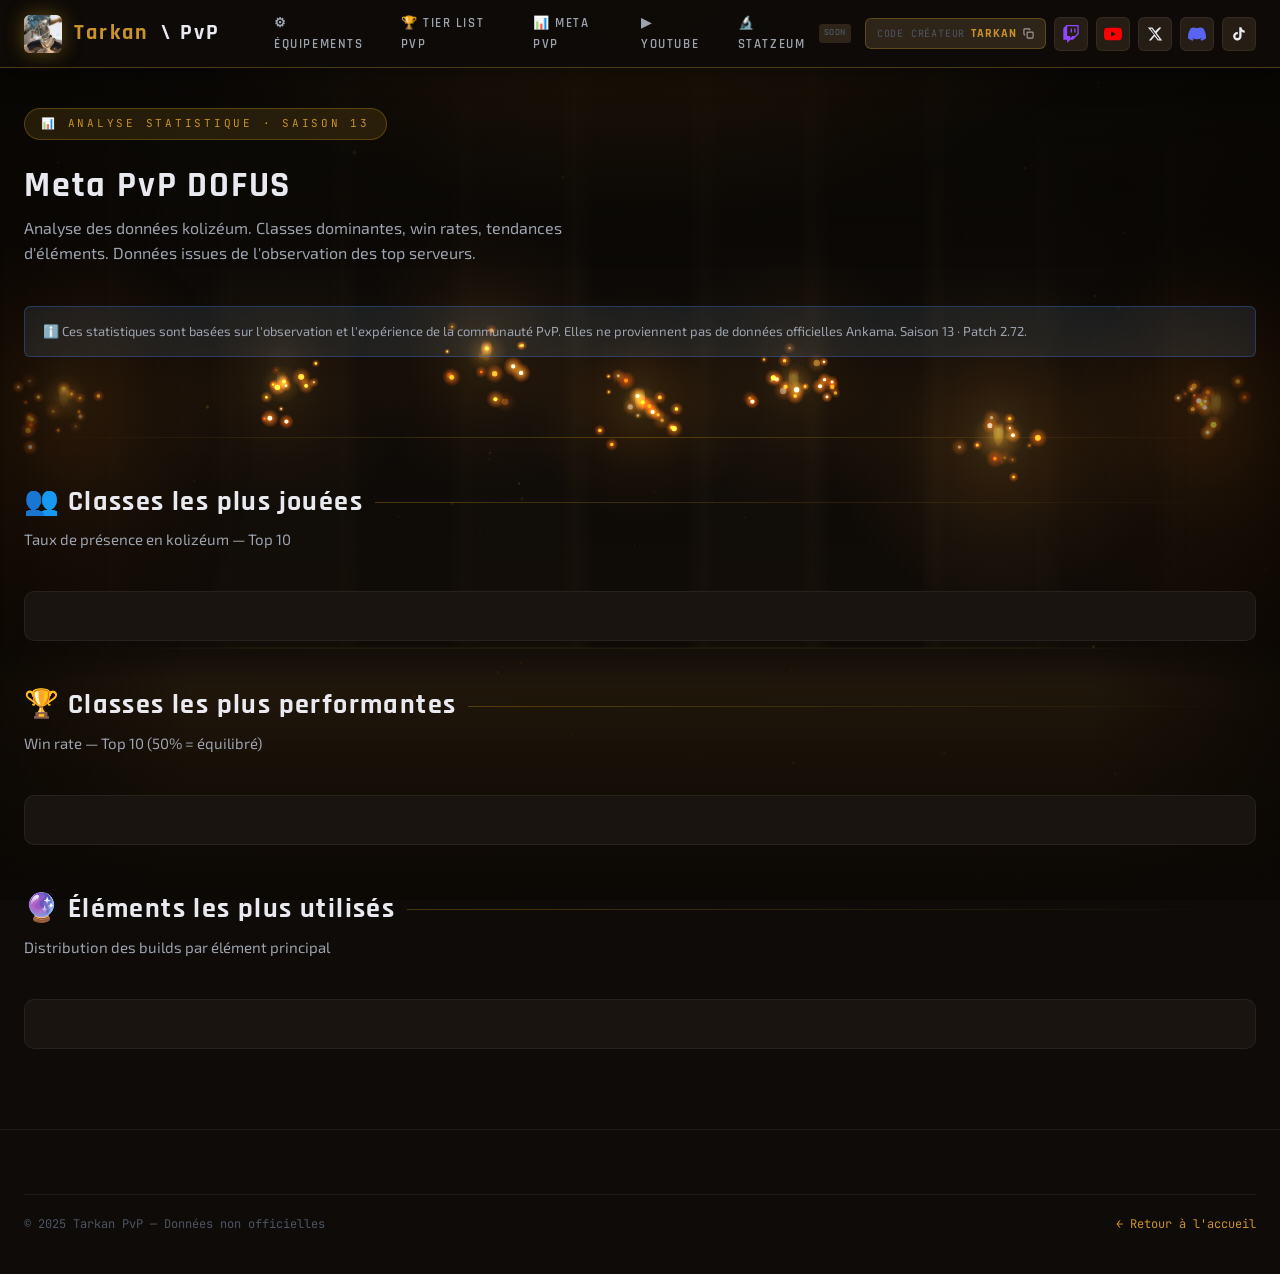
<file: pages/meta.html>
<!DOCTYPE html>
<html lang="fr">
<head>
  <meta charset="UTF-8">
  <meta name="viewport" content="width=device-width, initial-scale=1.0">
  <title>Meta PvP DOFUS — Analyse Saison 13</title>
  <meta name="description" content="Analyse complète de la meta PvP DOFUS : classes les plus jouées, win rates, éléments dominants. Stats kolizéum.">
  <meta name="keywords" content="meta pvp dofus, stats kolizéum dofus, classes plus jouées dofus pvp">
  <link rel="canonical" href="https://dofus-pvp.fr/pages/meta.html">
  <link rel="stylesheet" href="../styles/main.css">
  <style>
    .meta-highlight-grid {
      display: grid;
      grid-template-columns: repeat(auto-fit, minmax(180px, 1fr));
      gap: 14px;
      margin-bottom: 40px;
    }

    .highlight-box {
      background: var(--bg-card);
      border: 1px solid var(--border-subtle);
      border-radius: var(--radius-md);
      padding: 20px;
      text-align: center;
      position: relative;
      overflow: hidden;
    }

    .highlight-box::before {
      content: '';
      position: absolute;
      top: 0; left: 0; right: 0;
      height: 2px;
      background: linear-gradient(90deg, var(--accent-gold), transparent);
    }

    .highlight-value {
      font-family: var(--font-display);
      font-size: 36px;
      font-weight: 700;
      color: var(--accent-gold);
      display: block;
      margin-bottom: 4px;
    }

    .highlight-label {
      font-size: 12px;
      color: var(--text-muted);
      font-family: var(--font-mono);
      text-transform: uppercase;
      letter-spacing: 0.1em;
    }

    .highlight-sub {
      margin-top: 8px;
      font-size: 13px;
      color: var(--text-secondary);
      font-family: var(--font-display);
      font-weight: 600;
    }

    .element-donut-grid {
      display: flex;
      gap: 12px;
      flex-wrap: wrap;
      align-items: center;
    }

    .element-bar-item {
      display: flex;
      flex-direction: column;
      gap: 8px;
      flex: 1;
      min-width: 200px;
    }

    .element-bar-top {
      display: flex;
      justify-content: space-between;
      align-items: center;
    }

    .element-name {
      font-family: var(--font-display);
      font-size: 14px;
      font-weight: 600;
      display: flex;
      align-items: center;
      gap: 6px;
    }

    .element-pct {
      font-family: var(--font-mono);
      font-size: 14px;
      font-weight: 700;
    }

    .element-track {
      height: 10px;
      background: var(--bg-elevated);
      border-radius: 100px;
      overflow: hidden;
    }

    .element-fill {
      height: 100%;
      border-radius: 100px;
      transition: width 1s ease;
    }

    .meta-table {
      width: 100%;
      border-collapse: collapse;
    }

    .meta-table th {
      padding: 10px 14px;
      text-align: left;
      font-size: 11px;
      font-family: var(--font-mono);
      text-transform: uppercase;
      letter-spacing: 0.1em;
      color: var(--text-muted);
      border-bottom: 1px solid var(--border-subtle);
      background: var(--bg-surface);
    }

    .meta-table td {
      padding: 12px 14px;
      border-bottom: 1px solid var(--border-subtle);
      font-size: 14px;
    }

    .meta-table tr:last-child td { border-bottom: none; }
    .meta-table tr:hover td { background: var(--bg-surface); }

    .rank-badge {
      display: inline-flex;
      align-items: center;
      justify-content: center;
      width: 28px;
      height: 28px;
      border-radius: 50%;
      font-family: var(--font-display);
      font-size: 13px;
      font-weight: 700;
    }

    .rank-1 { background: rgba(212,160,23,0.2); color: #d4a017; }
    .rank-2 { background: rgba(192,192,192,0.2); color: #c0c0c0; }
    .rank-3 { background: rgba(180,120,60,0.2); color: #cd7f32; }
    .rank-other { background: var(--bg-elevated); color: var(--text-muted); }

    .win-rate-bar {
      display: flex;
      align-items: center;
      gap: 8px;
    }

    .wr-track {
      flex: 1;
      height: 6px;
      background: var(--bg-elevated);
      border-radius: 100px;
      overflow: hidden;
    }

    .wr-fill {
      height: 100%;
      border-radius: 100px;
      background: linear-gradient(90deg, var(--accent-blue), var(--accent-teal));
    }

    .wr-value {
      font-family: var(--font-mono);
      font-size: 13px;
      font-weight: 700;
      min-width: 40px;
      text-align: right;
    }

    .wr-good { color: var(--accent-green); }
    .wr-avg { color: var(--accent-gold); }
    .wr-low { color: var(--accent-red); }

    .section-divider {
      height: 1px;
      background: linear-gradient(90deg, transparent, var(--border-gold), transparent);
      margin: 48px 0;
    }

    .meta-note {
      padding: 14px 18px;
      background: var(--accent-blue-dim);
      border: 1px solid var(--border-blue);
      border-radius: var(--radius-sm);
      font-size: 13px;
      color: var(--text-secondary);
      margin-bottom: 32px;
    }
  </style>
</head>
<body>
  <script src="../components/colosseum-bg.js"></script>

  <nav class="navbar">
    <div class="container nav-inner">
      <a href="../index.html" class="nav-logo"><div class="nav-logo-icon"><img src="../assets/logo-tarkan.png" alt="Tarkan PvP" style="width:38px;height:38px;object-fit:cover;border-radius:6px;"></div><span>Tarkan</span>\&nbsp;PvP</a>
      <ul class="nav-menu" id="navMenu">
        <li><a href="equipements.html" data-page="equipements">⚙ Équipements</a></li>
        <li><a href="tierlist.html" data-page="tierlist">🏆 Tier List PvP</a></li>
        <li><a href="meta.html" data-page="meta">📊 Meta PvP</a></li>
        <li><a href="youtube.html" data-page="youtube">▶ YouTube</a></li>
        <li><a href="statzeum.html" data-page="statzeum">🔬 Statzeum <span class="nav-badge-soon">Soon</span></a></li>
      </ul>
      <div class="nav-social">
        <div class="creator-code" onclick="copyCreatorCode(this)" title="Cliquer pour copier"><span class="creator-label">Code créateur</span><span class="creator-name">TARKAN</span><svg width="11" height="11" viewBox="0 0 24 24" fill="none" stroke="currentColor" stroke-width="2.5" style="opacity:0.6;flex-shrink:0"><rect x="9" y="9" width="13" height="13" rx="2"/><path d="M5 15H4a2 2 0 0 1-2-2V4a2 2 0 0 1 2-2h9a2 2 0 0 1 2 2v1"/></svg></div><a href="https://www.twitch.tv/tarkan_____" class="social-btn" title="Twitch" target="_blank" rel="noopener"><svg width="18" height="18" viewBox="0 0 24 24" fill="#9147ff"><path d="M11.571 4.714h1.715v5.143H11.57zm4.715 0H18v5.143h-1.714zM6 0L1.714 4.286v15.428h5.143V24l4.286-4.286h3.428L22.286 12V0zm14.571 11.143l-3.428 3.428h-3.429l-3 3v-3H6.857V1.714h13.714z"/></svg></a><a href="https://www.youtube.com/@TarkanDofus" class="social-btn" title="YouTube" target="_blank" rel="noopener"><svg width="18" height="18" viewBox="0 0 24 24" fill="#ff0000"><path d="M23.498 6.186a3.016 3.016 0 0 0-2.122-2.136C19.505 3.545 12 3.545 12 3.545s-7.505 0-9.377.505A3.017 3.017 0 0 0 .502 6.186C0 8.07 0 12 0 12s0 3.93.502 5.814a3.016 3.016 0 0 0 2.122 2.136c1.871.505 9.376.505 9.376.505s7.505 0 9.377-.505a3.015 3.015 0 0 0 2.122-2.136C24 15.93 24 12 24 12s0-3.93-.502-5.814zM9.545 15.568V8.432L15.818 12l-6.273 3.568z"/></svg></a><a href="https://x.com/TarkanDofus" class="social-btn" title="X" target="_blank" rel="noopener"><svg width="16" height="16" viewBox="0 0 24 24" fill="currentColor"><path d="M18.244 2.25h3.308l-7.227 8.26 8.502 11.24H16.17l-4.714-6.231-5.401 6.231H2.744l7.736-8.856L1.254 2.25H8.08l4.253 5.622zm-1.161 17.52h1.833L7.084 4.126H5.117z"/></svg></a><a href="https://discord.gg/cpbR5Fv" class="social-btn" title="Discord" target="_blank" rel="noopener"><svg width="18" height="18" viewBox="0 0 24 24" fill="#5865f2"><path d="M20.317 4.37a19.791 19.791 0 0 0-4.885-1.515.074.074 0 0 0-.079.037c-.21.375-.444.864-.608 1.25a18.27 18.27 0 0 0-5.487 0 12.64 12.64 0 0 0-.617-1.25.077.077 0 0 0-.079-.037A19.736 19.736 0 0 0 3.677 4.37a.07.07 0 0 0-.032.027C.533 9.046-.32 13.58.099 18.057c.002.022.015.04.033.05a19.909 19.909 0 0 0 5.993 3.03.078.078 0 0 0 .084-.028c.462-.63.874-1.295 1.226-1.994a.076.076 0 0 0-.041-.106 13.107 13.107 0 0 1-1.872-.892.077.077 0 0 1-.008-.128 10.2 10.2 0 0 0 .372-.292.074.074 0 0 1 .077-.01c3.928 1.793 8.18 1.793 12.062 0a.074.074 0 0 1 .078.01c.12.098.246.198.373.292a.077.077 0 0 1-.006.127 12.299 12.299 0 0 1-1.873.892.077.077 0 0 0-.041.107c.36.698.772 1.362 1.225 1.993a.076.076 0 0 0 .084.028 19.839 19.839 0 0 0 6.002-3.03.077.077 0 0 0 .032-.054c.5-5.177-.838-9.674-3.549-13.66a.061.061 0 0 0-.031-.03z"/></svg></a><a href="https://www.tiktok.com/@tarkandofus" class="social-btn" title="TikTok" target="_blank" rel="noopener"><svg width="16" height="16" viewBox="0 0 24 24" fill="currentColor"><path d="M19.59 6.69a4.83 4.83 0 0 1-3.77-4.25V2h-3.45v13.67a2.89 2.89 0 0 1-2.88 2.5 2.89 2.89 0 0 1-2.89-2.89 2.89 2.89 0 0 1 2.89-2.89c.28 0 .54.04.79.1V9.01a6.33 6.33 0 0 0-.79-.05 6.34 6.34 0 0 0-6.34 6.34 6.34 6.34 0 0 0 6.34 6.34 6.34 6.34 0 0 0 6.33-6.34V8.69a8.18 8.18 0 0 0 4.78 1.52V6.75a4.85 4.85 0 0 1-1.01-.06z"/></svg></a></div>
      <button class="nav-hamburger" id="hamburger"><span></span><span></span><span></span></button>
    </div>
  </nav>

  <main class="page-content">
    <div class="container">

      <!-- En-tête -->
      <div style="margin-bottom:40px">
        <div class="hero-eyebrow">📊 Analyse statistique · Saison 13</div>
        <h1 style="font-size:36px;font-weight:700;margin-bottom:8px">Meta PvP DOFUS</h1>
        <p style="color:var(--text-secondary);max-width:600px">
          Analyse des données kolizéum. Classes dominantes, win rates, tendances d'éléments.
          Données issues de l'observation des top serveurs.
        </p>
      </div>

      <div class="meta-note">
        ℹ️ Ces statistiques sont basées sur l'observation et l'expérience de la communauté PvP. Elles ne proviennent pas de données officielles Ankama. Saison 13 · Patch 2.72.
      </div>

      <!-- Highlights -->
      <div class="meta-highlight-grid" id="metaHighlights">
        <!-- Généré dynamiquement -->
      </div>

      <div class="section-divider"></div>

      <!-- Popularité des classes -->
      <div style="margin-bottom:48px">
        <div class="section-header">
          <h2 class="section-title">👥 Classes les plus jouées</h2>
          <p class="section-subtitle">Taux de présence en kolizéum — Top 10</p>
        </div>
        <div class="chart-card">
          <div class="bar-chart" id="popularityChart"><!-- Généré --></div>
        </div>
      </div>

      <!-- Win Rates -->
      <div style="margin-bottom:48px">
        <div class="section-header">
          <h2 class="section-title">🏆 Classes les plus performantes</h2>
          <p class="section-subtitle">Win rate — Top 10 (50% = équilibré)</p>
        </div>
        <div class="chart-card">
          <div id="winrateTable"><!-- Généré --></div>
        </div>
      </div>

      <!-- Éléments -->
      <div style="margin-bottom:48px">
        <div class="section-header">
          <h2 class="section-title">🔮 Éléments les plus utilisés</h2>
          <p class="section-subtitle">Distribution des builds par élément principal</p>
        </div>
        <div class="chart-card">
          <div class="element-donut-grid" id="elementChart"><!-- Généré --></div>
        </div>
      </div>

    </div>
  </main>

  <footer>
    <div class="container">
      <div class="footer-bottom">
        <span>© 2025 Tarkan PvP — Données non officielles</span>
        <a href="../index.html" style="color:var(--accent-gold)">← Retour à l'accueil</a>
      </div>
    </div>
  </footer>

  <script src="../components/app.js"></script>
  <script>
    async function init() {
      const meta = await loadJSON('../data/meta.json');
      if (!meta) return;

      // Highlights
      const topClass = meta.classes_jouees[0];
      const topWR = meta.classes_performantes[0];
      const topElement = meta.elements_utilises[0];

      document.getElementById('metaHighlights').innerHTML = `
        <div class="highlight-box">
          <div style="width:56px;height:56px;border-radius:10px;overflow:hidden;margin:0 auto 4px"><img src="../assets/classes/${c.classe ? c.classe.toLowerCase() : c.nom.toLowerCase()}.jpg" style="width:100%;height:100%;object-fit:cover" onerror="this.style.display='none'"></div>
          <div class="highlight-label">Classe la plus jouée</div>
          <div class="highlight-sub">${topClass.classe} — ${topClass.pourcentage}%</div>
        </div>
        <div class="highlight-box">
          <div style="width:56px;height:56px;border-radius:10px;overflow:hidden;margin:0 auto 4px"><img src="../assets/classes/${c.classe ? c.classe.toLowerCase() : c.nom.toLowerCase()}.jpg" style="width:100%;height:100%;object-fit:cover" onerror="this.style.display='none'"></div>
          <div class="highlight-label">Meilleur win rate</div>
          <div class="highlight-sub">${topWR.classe} — ${topWR.win_rate}%</div>
        </div>
        <div class="highlight-box">
          <span class="highlight-value">${topElement.pourcentage}%</span>
          <div class="highlight-label">Élément dominant</div>
          <div class="highlight-sub">${topElement.element}</div>
        </div>
        <div class="highlight-box">
          <span class="highlight-value">19</span>
          <div class="highlight-label">Classes analysées</div>
          <div class="highlight-sub">Toutes les classes DOFUS</div>
        </div>
        <div class="highlight-box">
          <span class="highlight-value">S13</span>
          <div class="highlight-label">Saison actuelle</div>
          <div class="highlight-sub">Patch 2.72</div>
        </div>
      `;

      // Popularity chart
      document.getElementById('popularityChart').innerHTML = meta.classes_jouees.map((c, i) => `
        <div class="bar-row">
          <div class="bar-label" style="display:flex;align-items:center;gap:6px;justify-content:flex-end">
            <span style="width:22px;height:22px;border-radius:4px;overflow:hidden;display:inline-flex"><img src="../assets/classes/${c.classe ? c.classe.toLowerCase() : c.nom.toLowerCase()}.jpg" alt="${c.classe}" style="width:100%;height:100%;object-fit:cover" onerror="this.style.display='none'"></span>
            <span>${c.classe}</span>
          </div>
          <div class="bar-track">
            <div class="bar-fill" data-value="${c.pourcentage}" style="width:0%"></div>
          </div>
          <div class="bar-value">${c.pourcentage}%</div>
        </div>
      `).join('');

      // Win rate table
      document.getElementById('winrateTable').innerHTML = `
        <table class="meta-table">
          <thead>
            <tr>
              <th>#</th>
              <th>Classe</th>
              <th>Élément</th>
              <th>Win Rate</th>
            </tr>
          </thead>
          <tbody>
            ${meta.classes_performantes.map((c, i) => {
              const rank = i + 1;
              const rankClass = rank === 1 ? 'rank-1' : rank === 2 ? 'rank-2' : rank === 3 ? 'rank-3' : 'rank-other';
              const wrClass = c.win_rate >= 58 ? 'wr-good' : c.win_rate >= 52 ? 'wr-avg' : 'wr-low';
              return `
                <tr>
                  <td><span class="rank-badge ${rankClass}">${rank}</span></td>
                  <td>
                    <span style="font-family:var(--font-display);font-weight:700;display:flex;align-items:center;gap:8px">
                      <span style="width:22px;height:22px;border-radius:4px;overflow:hidden;display:inline-flex;margin-right:6px"><img src="../assets/classes/${c.classe ? c.classe.toLowerCase() : c.nom.toLowerCase()}.jpg" alt="${c.classe}" style="width:100%;height:100%;object-fit:cover" onerror="this.style.display='none'"></span>${c.classe}
                    </span>
                  </td>
                  <td>
                    <span class="tag tag-element-${ELEMENT_COLORS[c.element] || 'feu'}">${c.element}</span>
                  </td>
                  <td>
                    <div class="win-rate-bar">
                      <div class="wr-track">
                        <div class="wr-fill" style="width:${((c.win_rate - 40) / 30 * 100).toFixed(0)}%"></div>
                      </div>
                      <span class="wr-value ${wrClass}">${c.win_rate}%</span>
                    </div>
                  </td>
                </tr>
              `;
            }).join('')}
          </tbody>
        </table>
      `;

      // Element chart
      const elementEmojis = { 'Feu': '🔥', 'Air': '💨', 'Terre': '🪨', 'Eau': '💧', 'Multi': '✨' };
      document.getElementById('elementChart').innerHTML = `
        <div style="flex:1;min-width:200px">
          ${meta.elements_utilises.map(e => `
            <div class="element-bar-item" style="margin-bottom:14px">
              <div class="element-bar-top">
                <div class="element-name">
                  ${elementEmojis[e.element] || '❓'}
                  <span class="tag tag-element-${ELEMENT_COLORS[e.element] || 'feu'}" style="margin-left:4px">${e.element}</span>
                </div>
                <div class="element-pct" style="color:${e.couleur}">${e.pourcentage}%</div>
              </div>
              <div class="element-track">
                <div class="element-fill" style="width:${e.pourcentage}%;background:${e.couleur};opacity:0.85"></div>
              </div>
            </div>
          `).join('')}
        </div>
        <div style="flex:1;min-width:200px">
          <div style="background:var(--bg-surface);border-radius:var(--radius-md);padding:20px;border:1px solid var(--border-subtle)">
            <div style="font-family:var(--font-display);font-size:14px;font-weight:700;margin-bottom:14px;color:var(--text-primary)">Analyse</div>
            <p style="font-size:13px;color:var(--text-secondary);line-height:1.7">
              🔥 Le <strong style="color:var(--text-primary)">Feu</strong> domine largement la meta actuelle, porté par les classes Xelor, Iop Intelligence et Feca Glyphe.<br><br>
              💨 L'<strong style="color:var(--text-primary)">Air</strong> reste très compétitif, notamment via le Cra et l'Eliotrope.<br><br>
              🪨 La <strong style="color:var(--text-primary)">Terre</strong> est solide grâce à l'Iop Force et au Sram.<br><br>
              L'<strong style="color:var(--text-primary)">Eau</strong> est plus rare mais reste viable sur Eniripsa et Enutrof.
            </p>
          </div>
        </div>
      `;

      // Animate bars
      setTimeout(() => animateBarCharts(), 200);
      setActiveNav('meta');
    }

    init();
  </script>
</body>
</html>
</file>
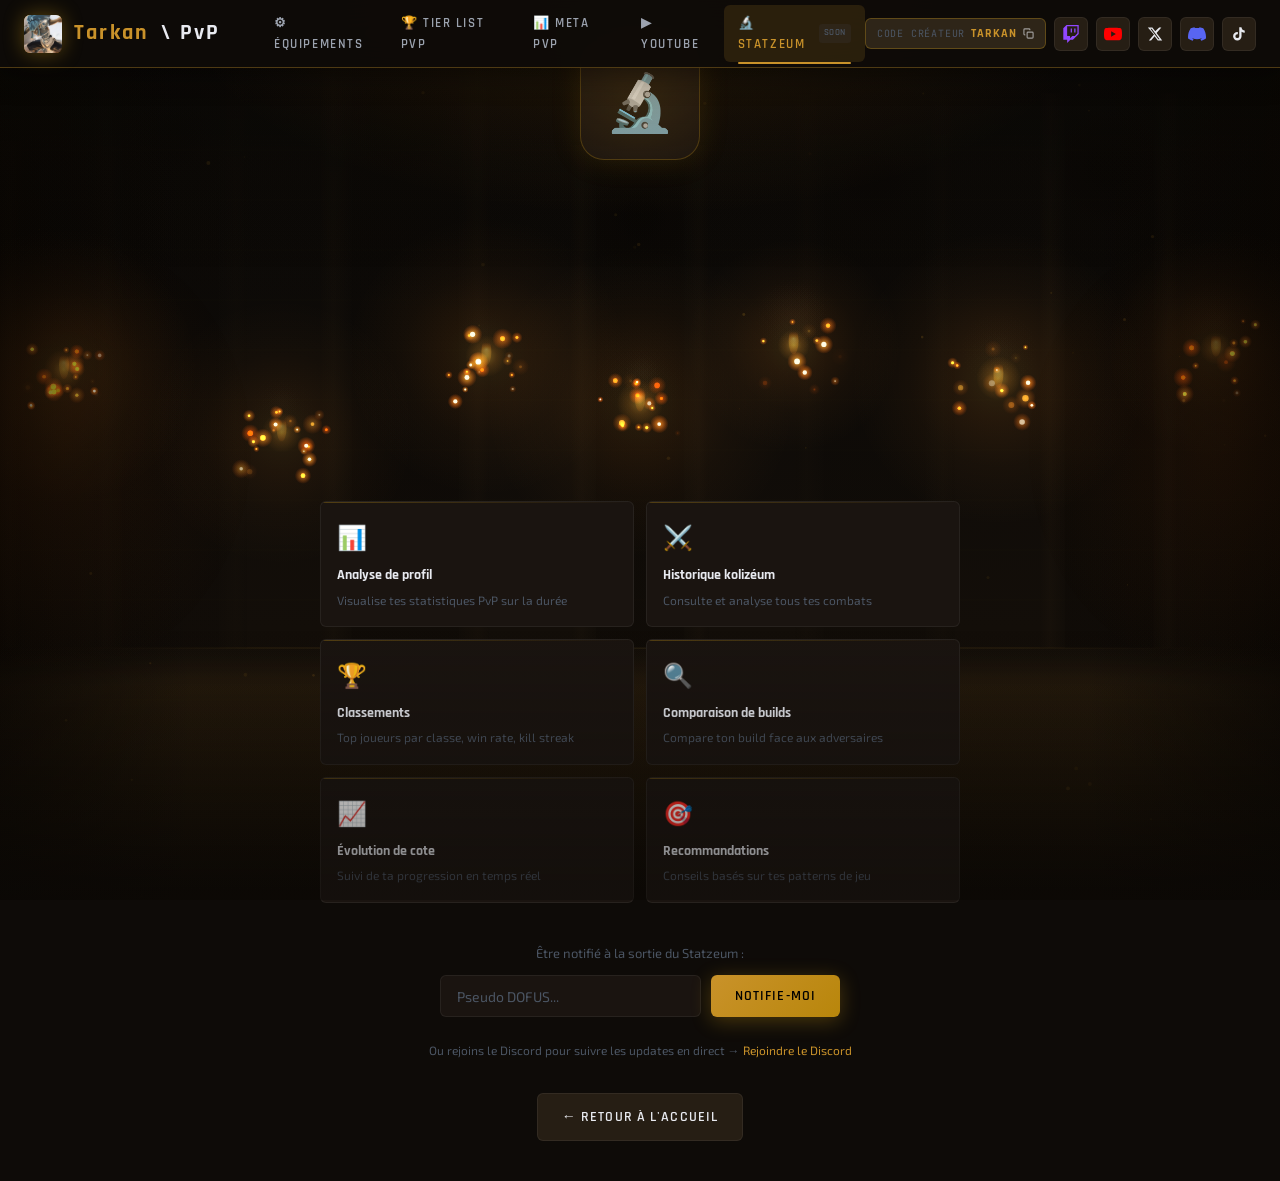
<file: pages/statzeum.html>
<!DOCTYPE html>
<html lang="fr">
<head>
  <meta charset="UTF-8">
  <meta name="viewport" content="width=device-width, initial-scale=1.0">
  <title>Statzeum — Bientôt disponible · Tarkan PvP</title>
  <meta name="description" content="Statzeum — Outil d'analyse statistique PvP DOFUS en développement. Bientôt disponible sur Tarkan PvP.">
  <link rel="canonical" href="https://dofus-pvp.fr/pages/statzeum.html">
  <link rel="stylesheet" href="../styles/main.css">
  <style>
    .coming-soon-page {
      min-height: calc(100vh - var(--nav-height));
      display: flex;
      align-items: center;
      justify-content: center;
      padding: 40px 24px;
    }

    .coming-soon-card {
      max-width: 640px;
      width: 100%;
      text-align: center;
    }

    .statz-icon {
      width: 120px;
      height: 120px;
      background: var(--bg-card);
      border: 1px solid var(--border-gold);
      border-radius: 24px;
      display: flex;
      align-items: center;
      justify-content: center;
      font-size: 56px;
      margin: 0 auto 32px;
      box-shadow: var(--shadow-gold);
      position: relative;
      overflow: hidden;
    }

    .statz-icon::before {
      content: '';
      position: absolute;
      inset: 0;
      background: radial-gradient(circle at 50% 50%, rgba(212,160,23,0.1), transparent);
    }

    .statz-title {
      font-size: 48px;
      font-weight: 700;
      color: var(--accent-gold);
      margin-bottom: 8px;
      letter-spacing: 0.1em;
    }

    .statz-sub {
      font-size: 14px;
      color: var(--text-muted);
      font-family: var(--font-mono);
      letter-spacing: 0.15em;
      text-transform: uppercase;
      margin-bottom: 24px;
    }

    .statz-desc {
      font-size: 16px;
      color: var(--text-secondary);
      line-height: 1.7;
      margin-bottom: 40px;
      max-width: 480px;
      margin-left: auto;
      margin-right: auto;
    }

    .features-preview {
      display: grid;
      grid-template-columns: repeat(2, 1fr);
      gap: 12px;
      margin-bottom: 40px;
    }

    .feature-item {
      background: var(--bg-card);
      border: 1px solid var(--border-subtle);
      border-radius: var(--radius-sm);
      padding: 16px;
      text-align: left;
      position: relative;
      overflow: hidden;
    }

    .feature-item::before {
      content: '';
      position: absolute;
      top: 0; left: 0; right: 0;
      height: 1px;
      background: linear-gradient(90deg, var(--border-gold), transparent);
    }

    .feature-icon { font-size: 24px; margin-bottom: 8px; display: block; }
    .feature-name {
      font-family: var(--font-display);
      font-size: 14px;
      font-weight: 700;
      margin-bottom: 4px;
    }
    .feature-desc { font-size: 12px; color: var(--text-muted); }

    .progress-bar-container { margin-bottom: 40px; }
    .progress-label {
      display: flex;
      justify-content: space-between;
      font-size: 12px;
      color: var(--text-muted);
      font-family: var(--font-mono);
      margin-bottom: 8px;
    }
    .progress-track {
      height: 8px;
      background: var(--bg-elevated);
      border-radius: 100px;
      overflow: hidden;
    }
    .progress-fill {
      height: 100%;
      background: linear-gradient(90deg, var(--accent-gold), #b8860b);
      border-radius: 100px;
      width: 35%;
      transition: width 2s ease;
      animation: progressPulse 2s ease infinite alternate;
    }

    @keyframes progressPulse {
      from { opacity: 0.7; }
      to { opacity: 1; }
    }

    .notify-form {
      display: flex;
      gap: 10px;
      max-width: 400px;
      margin: 0 auto 24px;
    }

    .notify-input {
      flex: 1;
      padding: 10px 16px;
      background: var(--bg-card);
      border: 1px solid var(--border-subtle);
      border-radius: var(--radius-sm);
      font-family: var(--font-body);
      font-size: 14px;
      color: var(--text-primary);
      outline: none;
      transition: border-color 0.2s;
    }

    .notify-input:focus { border-color: var(--border-gold); }
    .notify-input::placeholder { color: var(--text-muted); }

    @media (max-width: 480px) {
      .features-preview { grid-template-columns: 1fr; }
      .notify-form { flex-direction: column; }
      .statz-title { font-size: 36px; }
    }
  </style>
</head>
<body>
  <script src="../components/colosseum-bg.js"></script>

  <nav class="navbar">
    <div class="container nav-inner">
      <a href="../index.html" class="nav-logo"><div class="nav-logo-icon"><img src="../assets/logo-tarkan.png" alt="Tarkan PvP" style="width:38px;height:38px;object-fit:cover;border-radius:6px;"></div><span>Tarkan</span>\&nbsp;PvP</a>
      <ul class="nav-menu" id="navMenu">
        <li><a href="equipements.html" data-page="equipements">⚙ Équipements</a></li>
        <li><a href="tierlist.html" data-page="tierlist">🏆 Tier List PvP</a></li>
        <li><a href="meta.html" data-page="meta">📊 Meta PvP</a></li>
        <li><a href="youtube.html" data-page="youtube">▶ YouTube</a></li>
        <li><a href="statzeum.html" data-page="statzeum">🔬 Statzeum <span class="nav-badge-soon">Soon</span></a></li>
      </ul>
      <div class="nav-social">
        <div class="creator-code" onclick="copyCreatorCode(this)" title="Cliquer pour copier"><span class="creator-label">Code créateur</span><span class="creator-name">TARKAN</span><svg width="11" height="11" viewBox="0 0 24 24" fill="none" stroke="currentColor" stroke-width="2.5" style="opacity:0.6;flex-shrink:0"><rect x="9" y="9" width="13" height="13" rx="2"/><path d="M5 15H4a2 2 0 0 1-2-2V4a2 2 0 0 1 2-2h9a2 2 0 0 1 2 2v1"/></svg></div><a href="https://www.twitch.tv/tarkan_____" class="social-btn" title="Twitch" target="_blank" rel="noopener"><svg width="18" height="18" viewBox="0 0 24 24" fill="#9147ff"><path d="M11.571 4.714h1.715v5.143H11.57zm4.715 0H18v5.143h-1.714zM6 0L1.714 4.286v15.428h5.143V24l4.286-4.286h3.428L22.286 12V0zm14.571 11.143l-3.428 3.428h-3.429l-3 3v-3H6.857V1.714h13.714z"/></svg></a><a href="https://www.youtube.com/@TarkanDofus" class="social-btn" title="YouTube" target="_blank" rel="noopener"><svg width="18" height="18" viewBox="0 0 24 24" fill="#ff0000"><path d="M23.498 6.186a3.016 3.016 0 0 0-2.122-2.136C19.505 3.545 12 3.545 12 3.545s-7.505 0-9.377.505A3.017 3.017 0 0 0 .502 6.186C0 8.07 0 12 0 12s0 3.93.502 5.814a3.016 3.016 0 0 0 2.122 2.136c1.871.505 9.376.505 9.376.505s7.505 0 9.377-.505a3.015 3.015 0 0 0 2.122-2.136C24 15.93 24 12 24 12s0-3.93-.502-5.814zM9.545 15.568V8.432L15.818 12l-6.273 3.568z"/></svg></a><a href="https://x.com/TarkanDofus" class="social-btn" title="X" target="_blank" rel="noopener"><svg width="16" height="16" viewBox="0 0 24 24" fill="currentColor"><path d="M18.244 2.25h3.308l-7.227 8.26 8.502 11.24H16.17l-4.714-6.231-5.401 6.231H2.744l7.736-8.856L1.254 2.25H8.08l4.253 5.622zm-1.161 17.52h1.833L7.084 4.126H5.117z"/></svg></a><a href="https://discord.gg/cpbR5Fv" class="social-btn" title="Discord" target="_blank" rel="noopener"><svg width="18" height="18" viewBox="0 0 24 24" fill="#5865f2"><path d="M20.317 4.37a19.791 19.791 0 0 0-4.885-1.515.074.074 0 0 0-.079.037c-.21.375-.444.864-.608 1.25a18.27 18.27 0 0 0-5.487 0 12.64 12.64 0 0 0-.617-1.25.077.077 0 0 0-.079-.037A19.736 19.736 0 0 0 3.677 4.37a.07.07 0 0 0-.032.027C.533 9.046-.32 13.58.099 18.057c.002.022.015.04.033.05a19.909 19.909 0 0 0 5.993 3.03.078.078 0 0 0 .084-.028c.462-.63.874-1.295 1.226-1.994a.076.076 0 0 0-.041-.106 13.107 13.107 0 0 1-1.872-.892.077.077 0 0 1-.008-.128 10.2 10.2 0 0 0 .372-.292.074.074 0 0 1 .077-.01c3.928 1.793 8.18 1.793 12.062 0a.074.074 0 0 1 .078.01c.12.098.246.198.373.292a.077.077 0 0 1-.006.127 12.299 12.299 0 0 1-1.873.892.077.077 0 0 0-.041.107c.36.698.772 1.362 1.225 1.993a.076.076 0 0 0 .084.028 19.839 19.839 0 0 0 6.002-3.03.077.077 0 0 0 .032-.054c.5-5.177-.838-9.674-3.549-13.66a.061.061 0 0 0-.031-.03z"/></svg></a><a href="https://www.tiktok.com/@tarkandofus" class="social-btn" title="TikTok" target="_blank" rel="noopener"><svg width="16" height="16" viewBox="0 0 24 24" fill="currentColor"><path d="M19.59 6.69a4.83 4.83 0 0 1-3.77-4.25V2h-3.45v13.67a2.89 2.89 0 0 1-2.88 2.5 2.89 2.89 0 0 1-2.89-2.89 2.89 2.89 0 0 1 2.89-2.89c.28 0 .54.04.79.1V9.01a6.33 6.33 0 0 0-.79-.05 6.34 6.34 0 0 0-6.34 6.34 6.34 6.34 0 0 0 6.34 6.34 6.34 6.34 0 0 0 6.33-6.34V8.69a8.18 8.18 0 0 0 4.78 1.52V6.75a4.85 4.85 0 0 1-1.01-.06z"/></svg></a></div>
      <button class="nav-hamburger" id="hamburger"><span></span><span></span><span></span></button>
    </div>
  </nav>

  <div class="coming-soon-page">
    <div class="coming-soon-card">

      <div class="statz-icon">🔬</div>

      <h1 class="statz-title">STATZEUM</h1>
      <div class="statz-sub">Bientôt disponible · En développement</div>

      <p class="statz-desc">
        Le Statzeum sera l'outil ultime d'analyse statistique PvP pour DOFUS.
        Analyse ton profil, compare tes stats, identifie tes forces et tes axes d'amélioration
        pour dominer le kolizéum.
      </p>

      <!-- Progression -->
      <div class="progress-bar-container">
        <div class="progress-label">
          <span>Progression du développement</span>
          <span style="color:var(--accent-gold)">~35%</span>
        </div>
        <div class="progress-track">
          <div class="progress-fill" id="progressFill"></div>
        </div>
      </div>

      <!-- Features à venir -->
      <div class="features-preview">
        <div class="feature-item">
          <span class="feature-icon">📊</span>
          <div class="feature-name">Analyse de profil</div>
          <div class="feature-desc">Visualise tes statistiques PvP sur la durée</div>
        </div>
        <div class="feature-item">
          <span class="feature-icon">⚔️</span>
          <div class="feature-name">Historique kolizéum</div>
          <div class="feature-desc">Consulte et analyse tous tes combats</div>
        </div>
        <div class="feature-item">
          <span class="feature-icon">🏆</span>
          <div class="feature-name">Classements</div>
          <div class="feature-desc">Top joueurs par classe, win rate, kill streak</div>
        </div>
        <div class="feature-item">
          <span class="feature-icon">🔍</span>
          <div class="feature-name">Comparaison de builds</div>
          <div class="feature-desc">Compare ton build face aux adversaires</div>
        </div>
        <div class="feature-item">
          <span class="feature-icon">📈</span>
          <div class="feature-name">Évolution de cote</div>
          <div class="feature-desc">Suivi de ta progression en temps réel</div>
        </div>
        <div class="feature-item">
          <span class="feature-icon">🎯</span>
          <div class="feature-name">Recommandations</div>
          <div class="feature-desc">Conseils basés sur tes patterns de jeu</div>
        </div>
      </div>

      <!-- Notification -->
      <p style="font-size:13px;color:var(--text-muted);margin-bottom:12px">
        Être notifié à la sortie du Statzeum :
      </p>
      <div class="notify-form">
        <input class="notify-input" type="text" placeholder="Pseudo DOFUS...">
        <button class="btn btn-primary" onclick="submitNotify()">Notifie-moi</button>
      </div>

      <p style="font-size:12px;color:var(--text-muted);margin-bottom:32px">
        Ou rejoins le Discord pour suivre les updates en direct →
        <a href="#" style="color:var(--accent-gold)">Rejoindre le Discord</a>
      </p>

      <a href="../index.html" class="btn btn-secondary">← Retour à l'accueil</a>
    </div>
  </div>

  <script src="../components/app.js"></script>
  <script>
    setActiveNav('statzeum');

    function submitNotify() {
      const input = document.querySelector('.notify-input');
      if (!input.value.trim()) return;
      input.value = '';
      input.placeholder = '✓ Enregistré ! Tu seras notifié.';
      input.style.borderColor = 'var(--accent-green)';
      input.style.color = 'var(--accent-green)';
      setTimeout(() => {
        input.placeholder = 'Pseudo DOFUS...';
        input.style.borderColor = '';
        input.style.color = '';
      }, 3000);
    }
  </script>
</body>
</html>
</file>
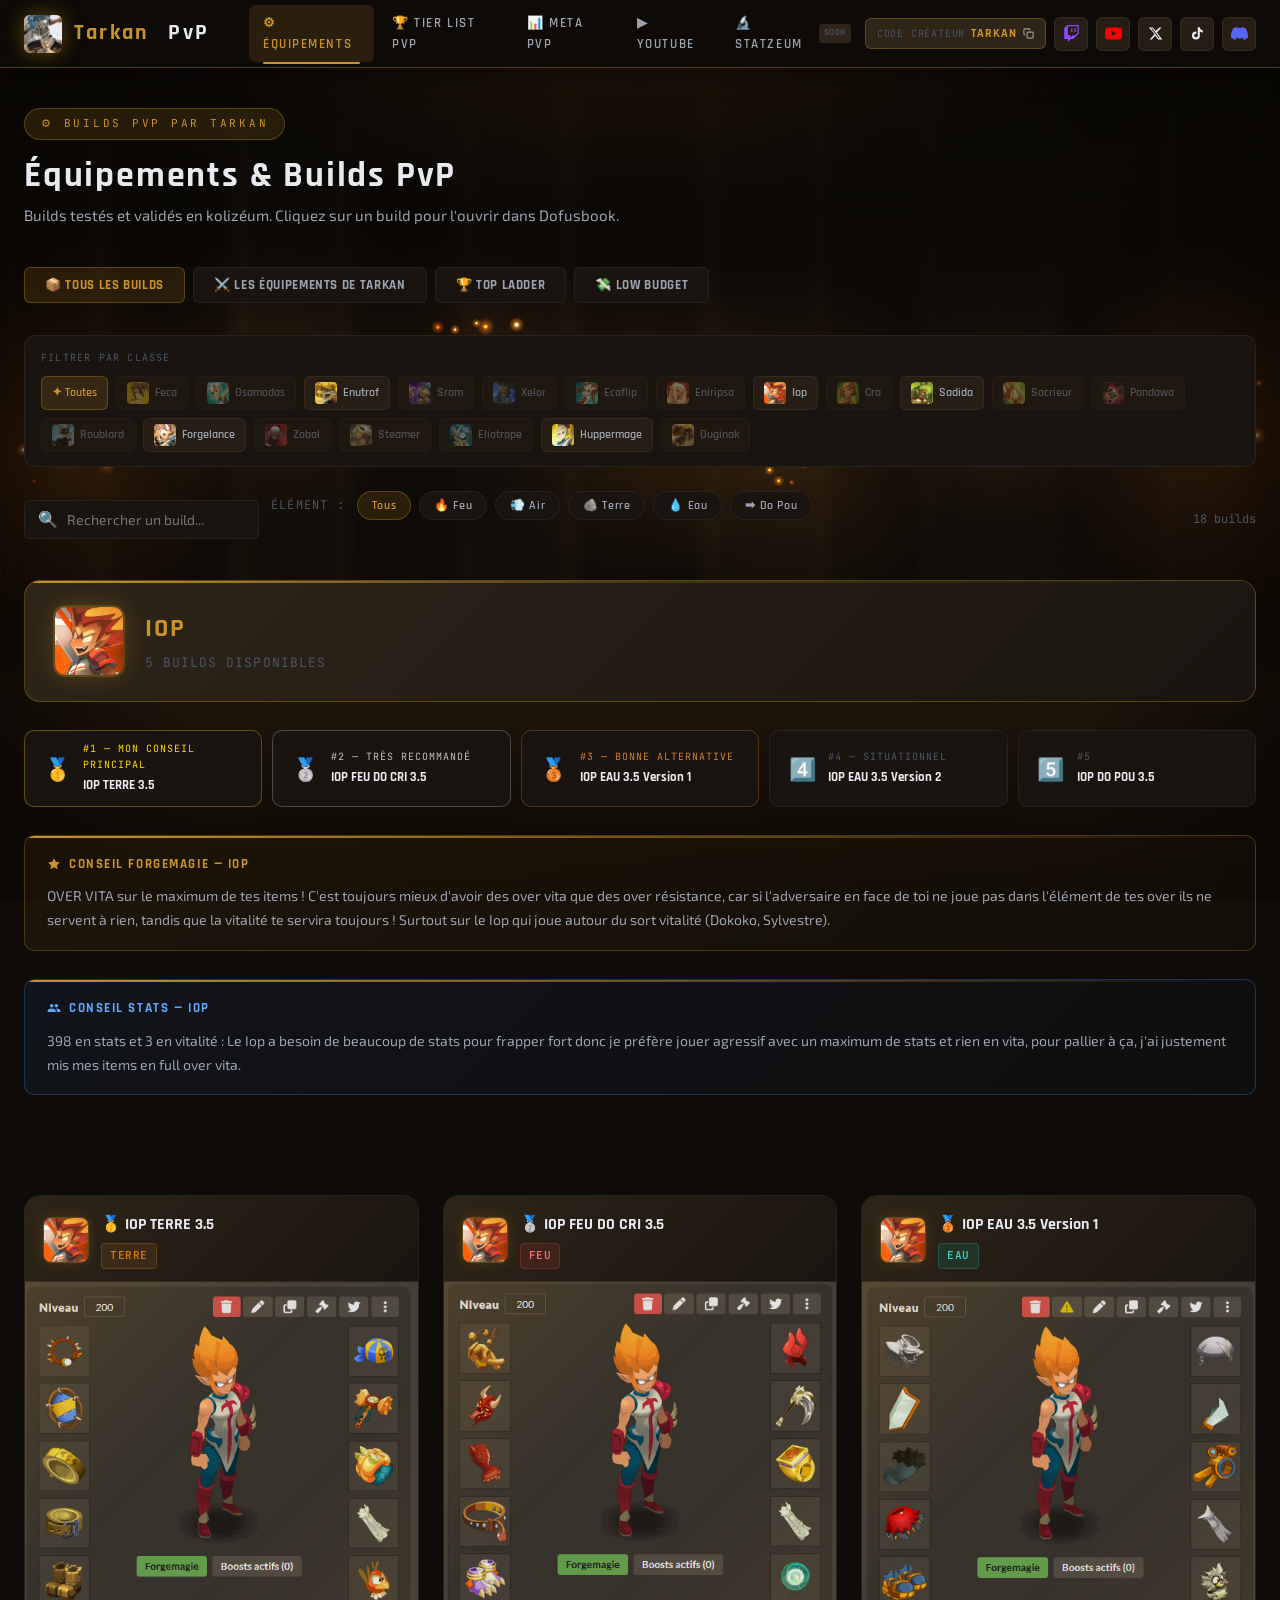
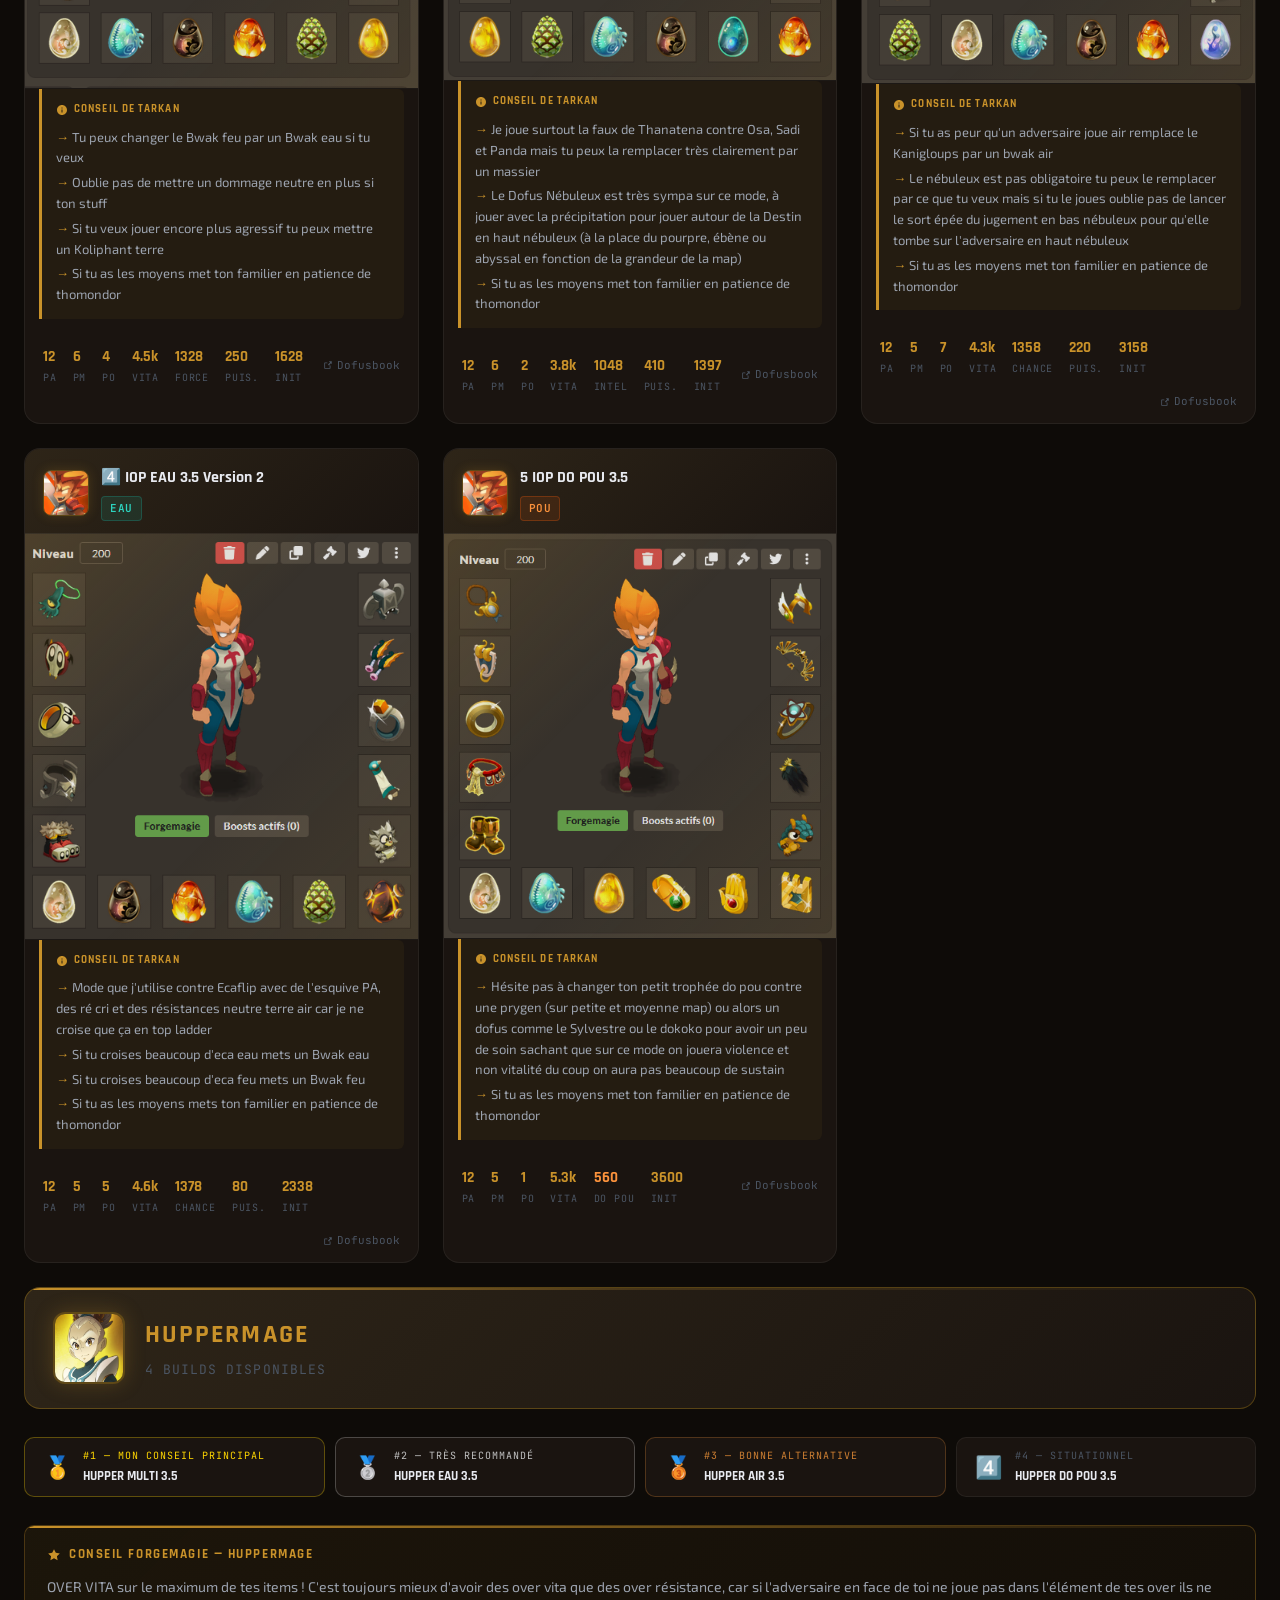
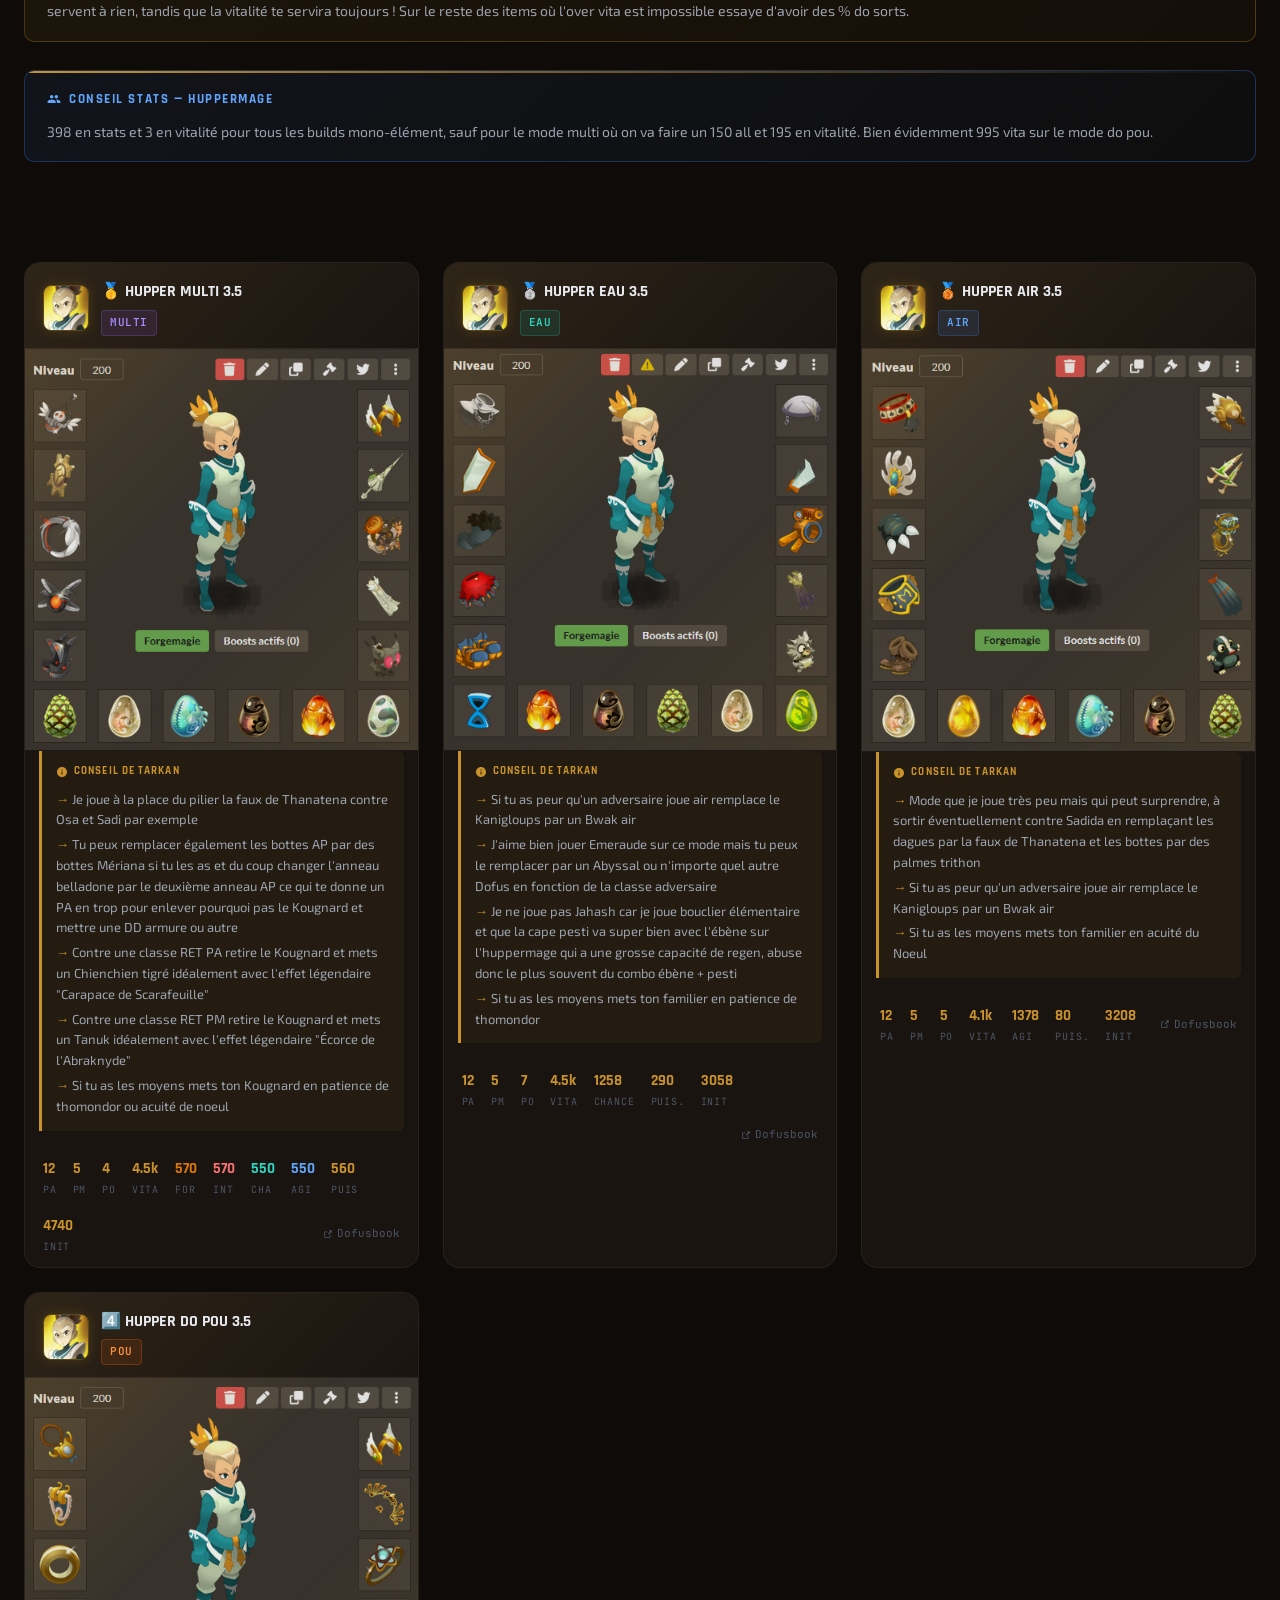
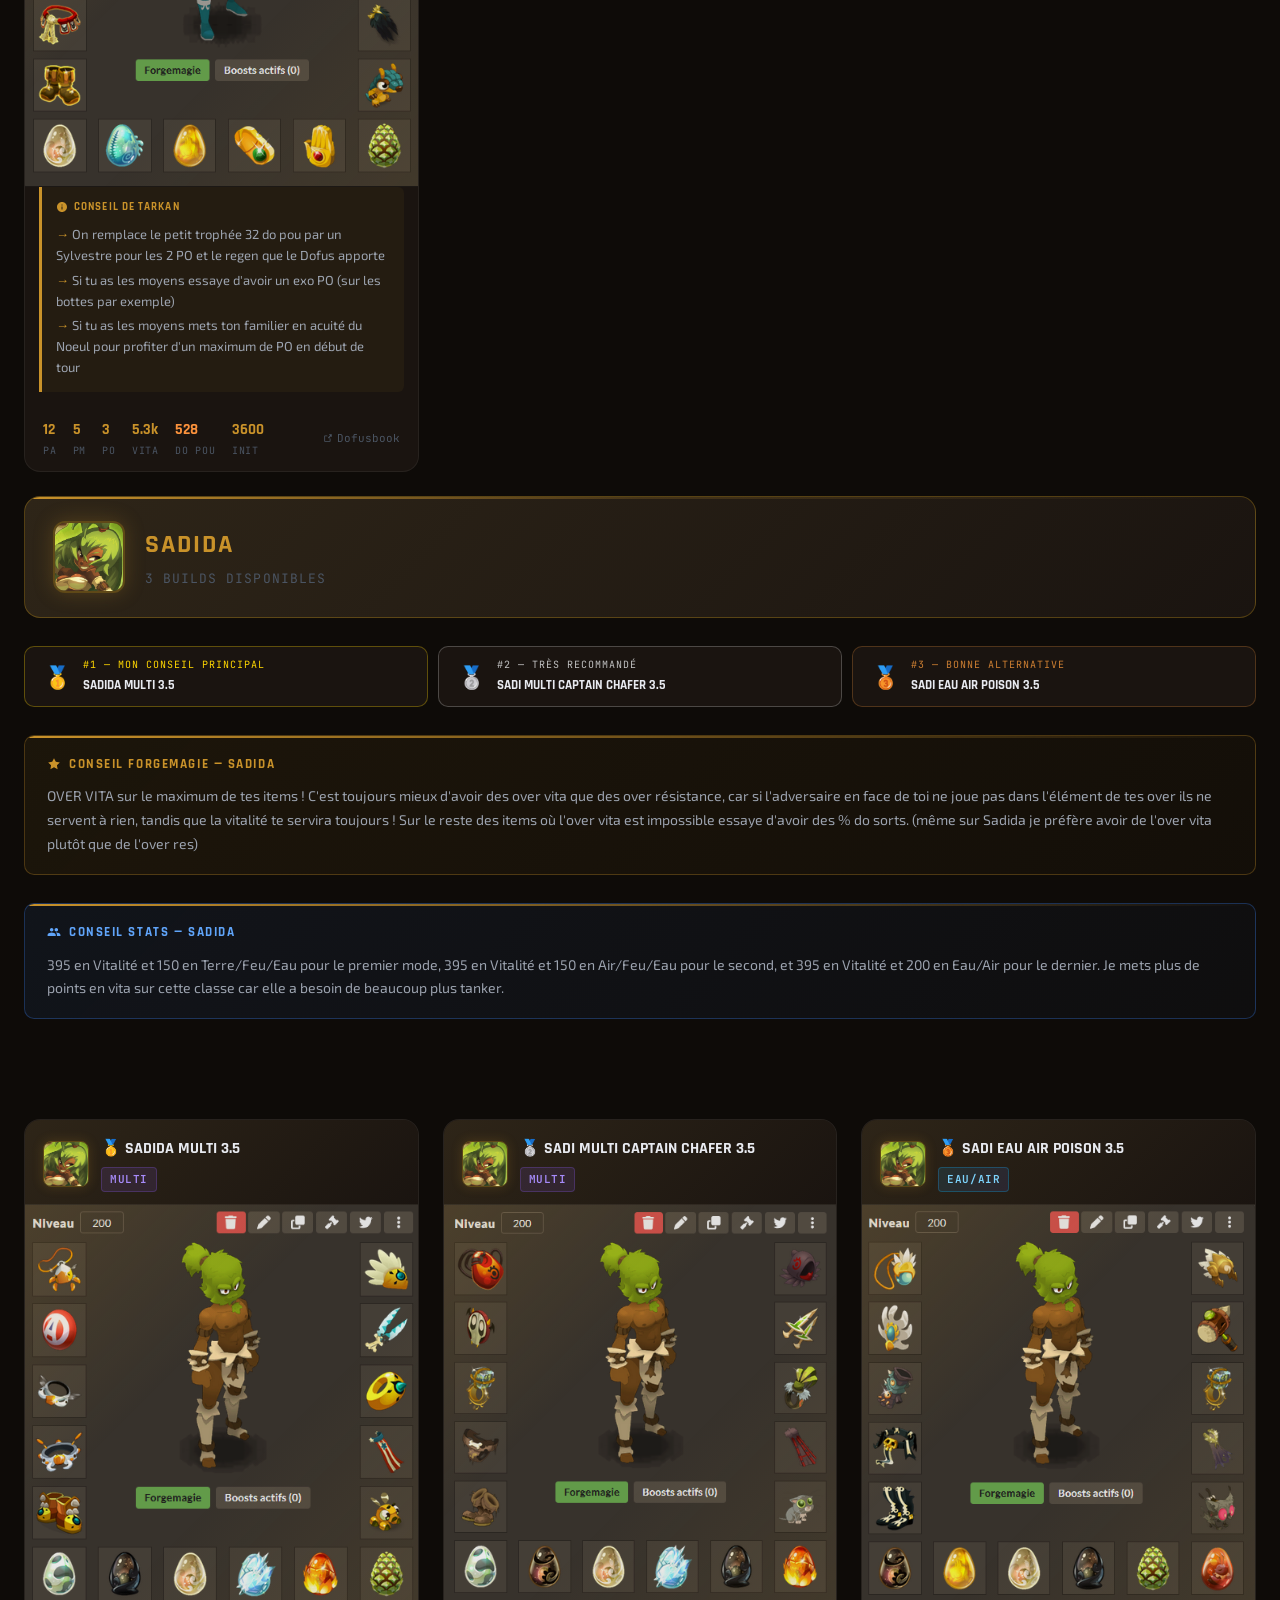
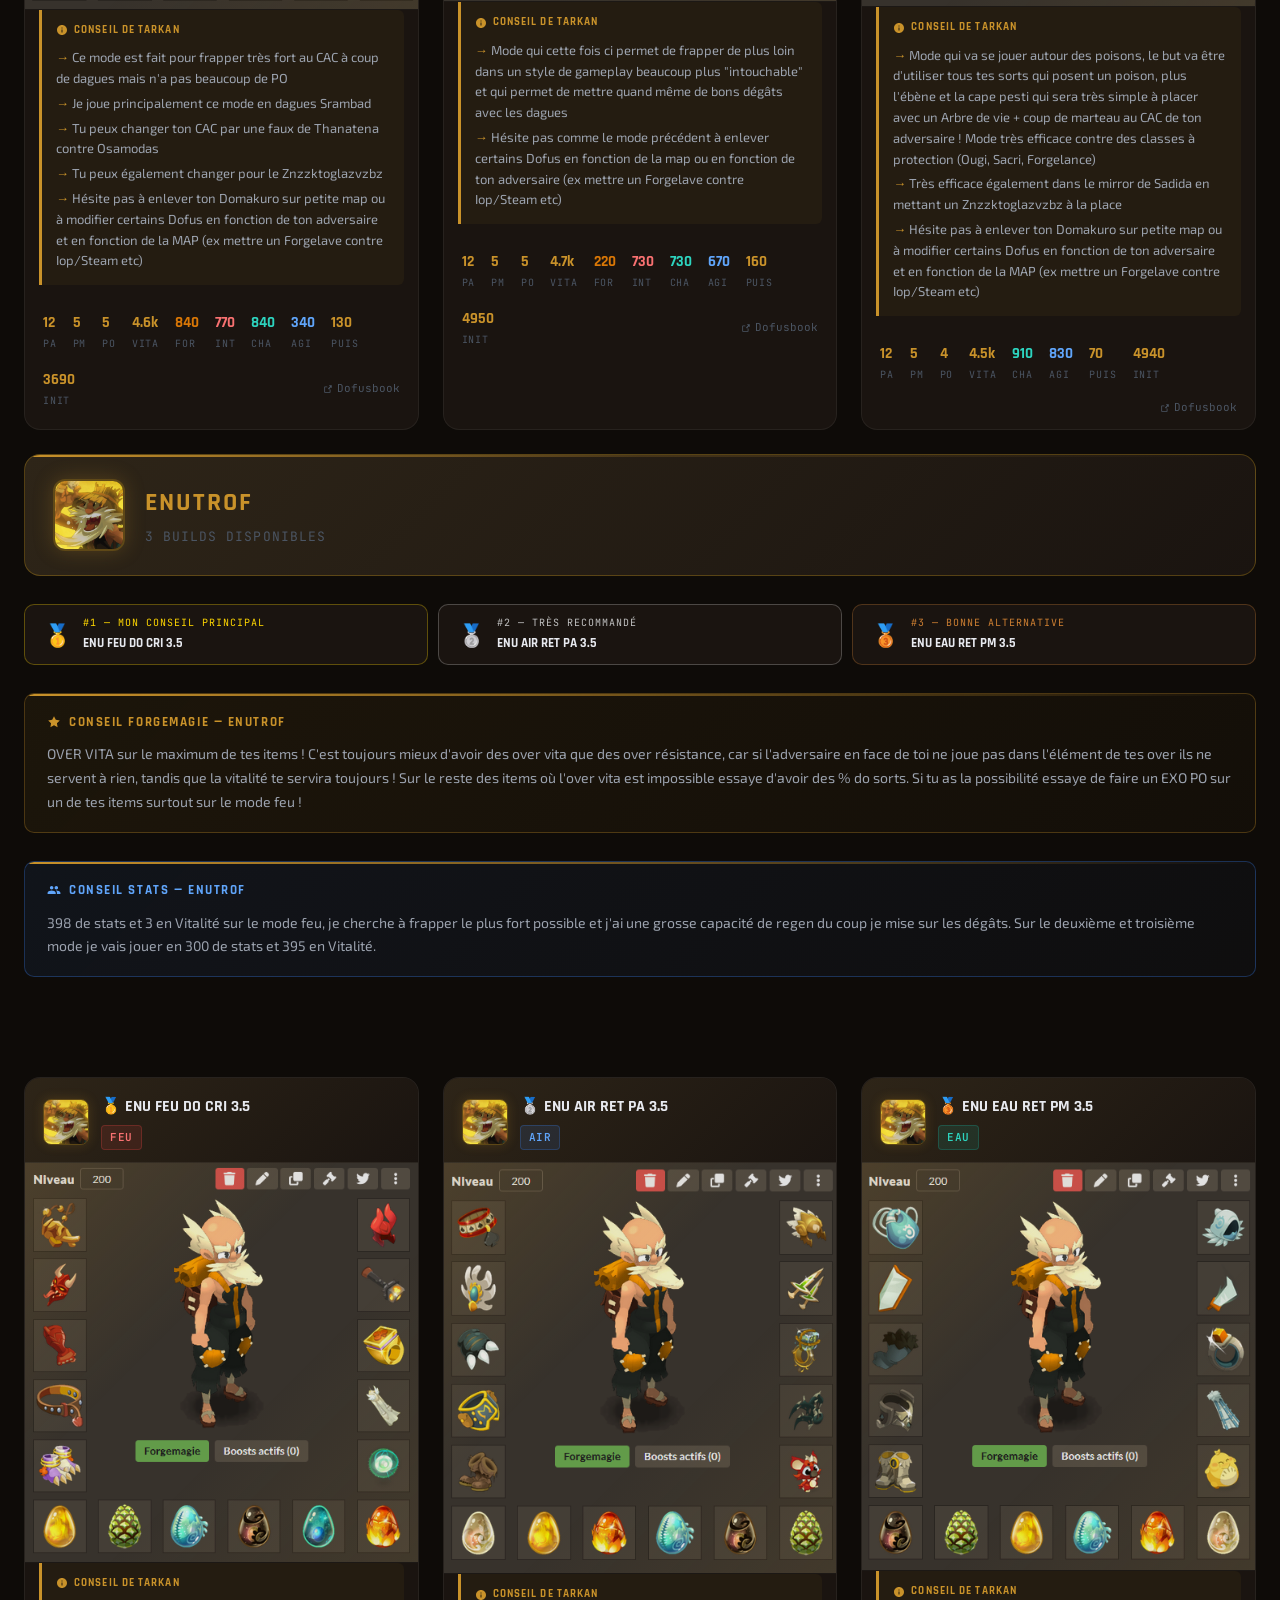
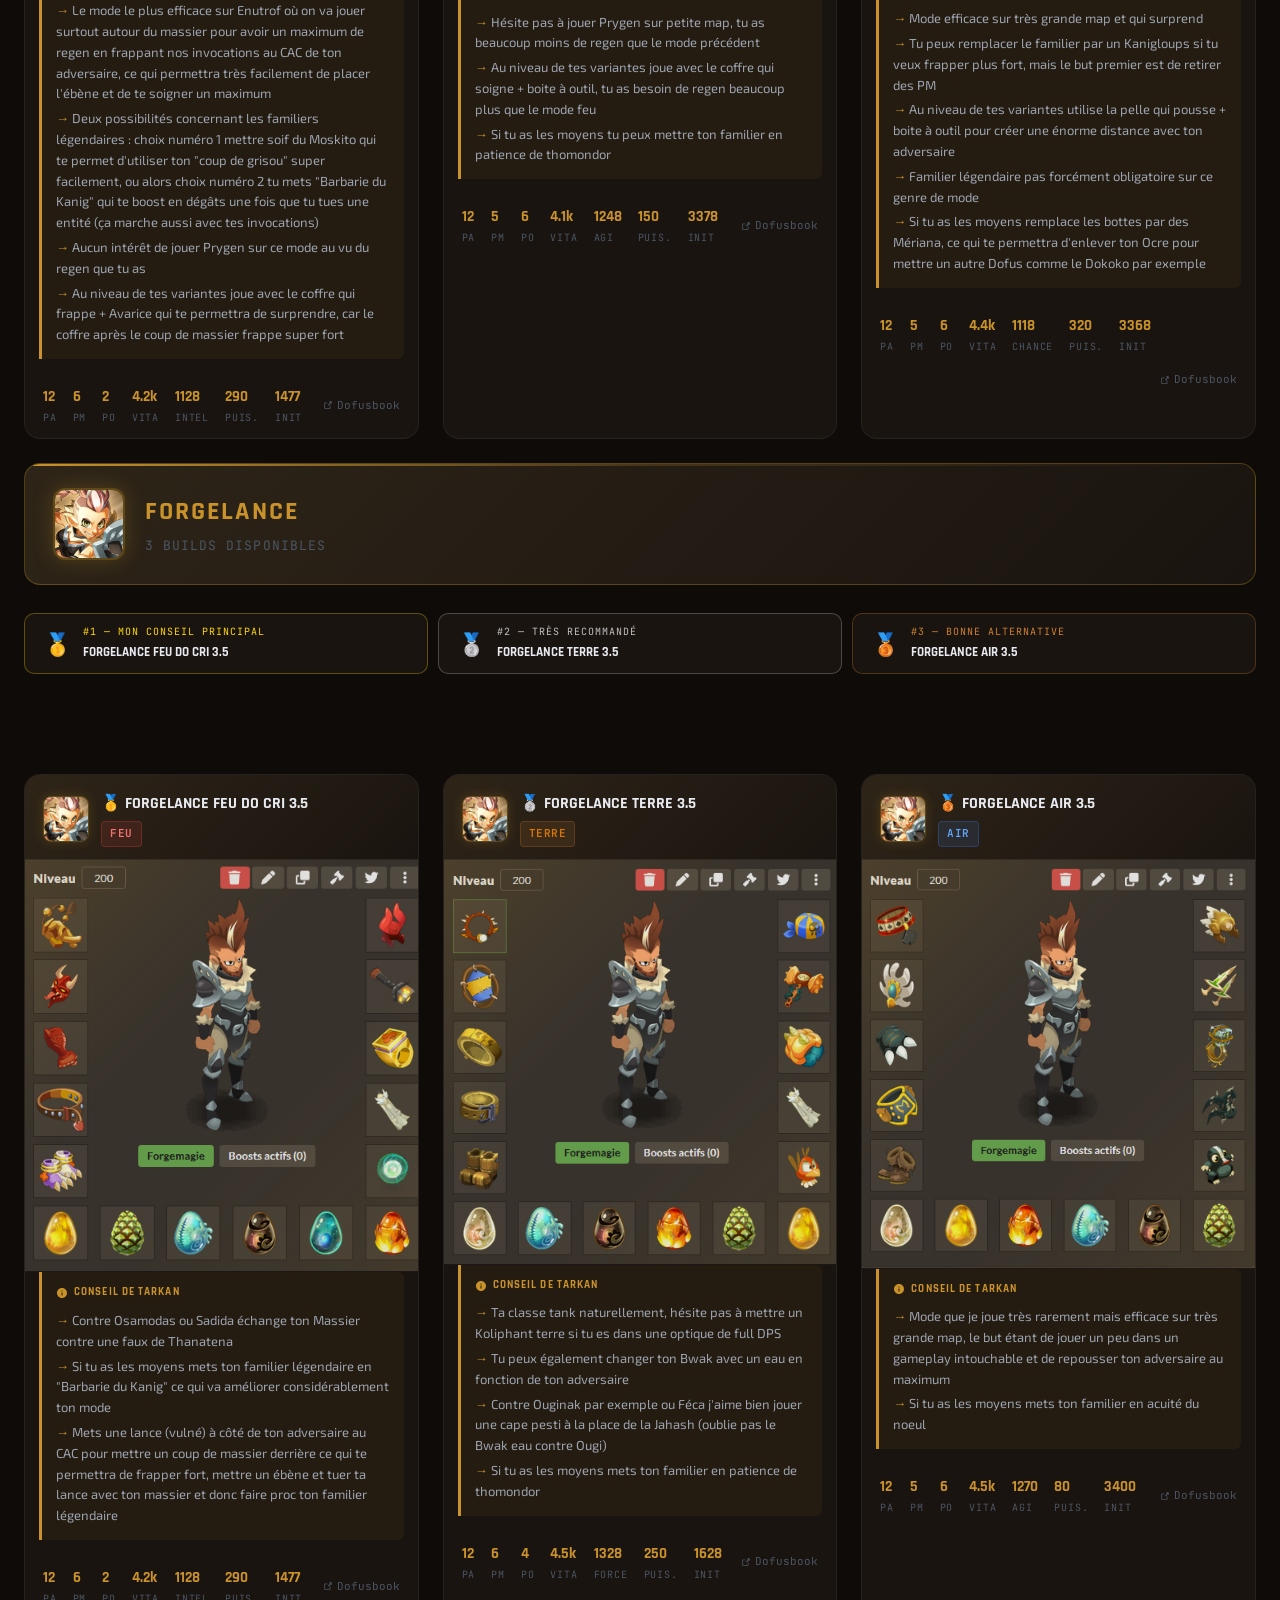
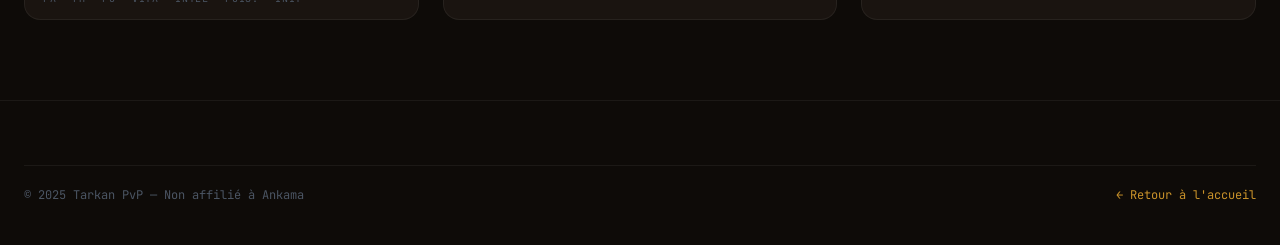
<file: dofus-pvp/pages/equipements.html>
<!DOCTYPE html>
<html lang="fr">
<head>
  <meta charset="UTF-8">
  <meta name="viewport" content="width=device-width, initial-scale=1.0">
  <title>Équipements & Builds PvP — Tarkan PvP</title>
  <meta name="description" content="Tous les builds PvP DOFUS de Tarkan : équipements par classe, filtrés par élément et budget.">
  <link rel="canonical" href="https://dofus-pvp.fr/pages/equipements.html">
  <link rel="stylesheet" href="../styles/main.css">
  <style>

    /* ── PAGE HEADER ── */
    .page-hero { margin-bottom: 40px; }
    .page-hero h1 { font-size: 36px; font-weight: 700; margin-bottom: 6px; }
    .page-hero p { color: var(--text-secondary); font-size: 15px; }

    /* ── CATEGORY TABS ── */
    .cat-tabs { display: flex; gap: 8px; margin-bottom: 32px; flex-wrap: wrap; }
    .cat-tab {
      padding: 9px 20px;
      background: var(--bg-card);
      border: 1px solid var(--border-subtle);
      border-radius: var(--radius-sm);
      font-family: var(--font-display);
      font-size: 13px; font-weight: 700;
      letter-spacing: 0.05em;
      color: var(--text-secondary);
      cursor: pointer;
      transition: all 0.2s;
      text-transform: uppercase;
    }
    .cat-tab.active, .cat-tab:hover {
      background: var(--accent-gold-dim);
      border-color: var(--border-gold);
      color: var(--accent-gold);
    }

    /* ── CLASS FILTER ── */
    .class-filter-wrap {
      background: var(--bg-card);
      border: 1px solid var(--border-subtle);
      border-radius: var(--radius-md);
      padding: 14px 16px;
      margin-bottom: 24px;
    }
    .class-filter-label {
      font-size: 10px; color: var(--text-muted);
      font-family: var(--font-mono);
      text-transform: uppercase; letter-spacing: 0.12em;
      margin-bottom: 10px; display: block;
    }
    .class-chips { display: flex; gap: 8px; flex-wrap: wrap; }
    .class-chip {
      display: flex; align-items: center; gap: 6px;
      padding: 5px 10px;
      background: var(--bg-surface);
      border: 1px solid var(--border-subtle);
      border-radius: 6px;
      cursor: pointer;
      font-family: var(--font-display);
      font-size: 12px; font-weight: 600;
      color: var(--text-secondary);
      transition: all 0.2s;
    }
    .class-chip:hover, .class-chip.active {
      border-color: var(--border-gold);
      color: var(--accent-gold);
      background: var(--accent-gold-dim);
    }
    .class-chip img {
      width: 22px; height: 22px;
      border-radius: 4px; object-fit: cover;
    }

    /* ── FILTER ROW ── */
    .filter-row {
      display: flex; gap: 12px;
      align-items: center; flex-wrap: wrap;
      margin-bottom: 32px;
    }
    .build-count {
      font-size: 12px; color: var(--text-muted);
      font-family: var(--font-mono);
      margin-left: auto;
    }

    /* ── BUILD CARDS GRID ── */
    .builds-grid-new {
      display: grid;
      grid-template-columns: repeat(auto-fill, minmax(340px, 1fr));
      gap: 24px;
    }

    /* ── BUILD CARD ── */
    .build-card-new {
      background: var(--bg-card);
      border: 1px solid var(--border-subtle);
      border-radius: var(--radius-lg);
      overflow: hidden;
      transition: all 0.3s ease;
      position: relative;
      cursor: pointer;
    }

    .build-card-new::before {
      content: '';
      position: absolute;
      inset: 0;
      border-radius: var(--radius-lg);
      border: 1px solid transparent;
      background: linear-gradient(135deg, rgba(201,146,42,0.4), rgba(201,146,42,0.05) 50%, transparent) border-box;
      -webkit-mask: linear-gradient(#fff 0 0) padding-box, linear-gradient(#fff 0 0);
      mask: linear-gradient(#fff 0 0) padding-box, linear-gradient(#fff 0 0);
      -webkit-mask-composite: destination-out;
      mask-composite: exclude;
      opacity: 0;
      transition: opacity 0.3s;
    }

    .build-card-new:hover::before { opacity: 1; }

    .build-card-new:hover {
      transform: translateY(-5px);
      box-shadow: 0 12px 40px rgba(201,146,42,0.18), 0 0 0 1px rgba(201,146,42,0.25);
      border-color: rgba(201,146,42,0.35);
    }

    /* Card header */
    .bc-header {
      padding: 16px 18px 12px;
      display: flex;
      align-items: center;
      gap: 12px;
      border-bottom: 1px solid var(--border-subtle);
      background: linear-gradient(135deg, var(--bg-elevated), var(--bg-card));
    }

    .bc-class-img {
      width: 46px; height: 46px;
      border-radius: 8px;
      overflow: hidden;
      flex-shrink: 0;
      border: 1px solid var(--border-gold);
      box-shadow: 0 0 12px rgba(201,146,42,0.2);
    }
    .bc-class-img img { width: 100%; height: 100%; object-fit: cover; display: block; }

    .bc-title-wrap { flex: 1; min-width: 0; }
    .bc-name {
      font-family: var(--font-display);
      font-size: 16px; font-weight: 700;
      color: var(--text-primary);
      margin-bottom: 5px;
      white-space: nowrap; overflow: hidden; text-overflow: ellipsis;
    }
    .bc-tags { display: flex; gap: 6px; flex-wrap: wrap; }

    .bc-tier {
      font-family: var(--font-display);
      font-size: 18px; font-weight: 700;
      width: 34px; height: 34px;
      border-radius: 6px;
      display: flex; align-items: center; justify-content: center;
      flex-shrink: 0;
    }
    .bc-tier-S { background: rgba(255,107,53,0.15); color: #ff6b35; border: 1px solid rgba(255,107,53,0.35); }
    .bc-tier-A { background: rgba(245,158,11,0.15); color: #f59e0b; border: 1px solid rgba(245,158,11,0.35); }
    .bc-tier-B { background: rgba(99,102,241,0.15); color: #6366f1; border: 1px solid rgba(99,102,241,0.35); }
    .bc-tier-C { background: rgba(107,114,128,0.15); color: #6b7280; border: 1px solid rgba(107,114,128,0.35); }

    /* Screenshot */
    .bc-screenshot {
      position: relative;
      overflow: hidden;
      background: #0e0a06;
      border-bottom: 1px solid var(--border-subtle);
    }

    .bc-screenshot img {
      width: 100%;
      display: block;
      transition: transform 0.4s ease;
      filter: brightness(0.92);
    }

    .build-card-new:hover .bc-screenshot img {
      transform: scale(1.02);
      filter: brightness(1);
    }

    /* Gold frame overlay */
    .bc-screenshot::after {
      content: '';
      position: absolute;
      inset: 0;
      border: 2px solid transparent;
      background: linear-gradient(135deg, rgba(201,146,42,0.15) 0%, transparent 40%, transparent 60%, rgba(201,146,42,0.08) 100%) border-box;
      pointer-events: none;
    }

    /* Overlay CTA on hover */
    .bc-overlay {
      position: absolute;
      inset: 0;
      background: rgba(7,5,2,0.7);
      display: flex;
      align-items: center;
      justify-content: center;
      opacity: 0;
      transition: opacity 0.3s;
      backdrop-filter: blur(3px);
    }
    .build-card-new:hover .bc-overlay { opacity: 1; }

    .bc-cta-btn {
      display: inline-flex;
      align-items: center;
      gap: 8px;
      padding: 12px 24px;
      background: linear-gradient(135deg, var(--accent-gold), #a86b00);
      color: #000;
      font-family: var(--font-display);
      font-size: 14px;
      font-weight: 700;
      letter-spacing: 0.08em;
      text-transform: uppercase;
      border-radius: var(--radius-sm);
      text-decoration: none;
      transition: all 0.2s;
      box-shadow: 0 4px 20px rgba(201,146,42,0.4);
    }
    .bc-cta-btn:hover {
      transform: scale(1.05);
      box-shadow: 0 6px 28px rgba(201,146,42,0.6);
    }

    /* No screenshot placeholder */
    .bc-no-screen {
      aspect-ratio: 16/7;
      background: var(--bg-elevated);
      display: flex;
      flex-direction: column;
      align-items: center;
      justify-content: center;
      gap: 10px;
      color: var(--text-muted);
      border-bottom: 1px solid var(--border-subtle);
    }
    .bc-no-screen-icon { font-size: 36px; opacity: 0.4; }
    .bc-no-screen-text { font-size: 13px; font-family: var(--font-display); }

    /* Footer stats */
    .bc-footer {
      padding: 12px 18px;
      display: flex;
      gap: 16px;
      align-items: center;
      flex-wrap: wrap;
    }
    .bc-stat {
      display: flex;
      flex-direction: column;
      gap: 1px;
    }
    .bc-stat-val {
      font-family: var(--font-display);
      font-size: 15px;
      font-weight: 700;
      color: var(--accent-gold);
    }
    .bc-stat-lbl {
      font-size: 10px;
      color: var(--text-muted);
      font-family: var(--font-mono);
      text-transform: uppercase;
      letter-spacing: 0.08em;
    }

    .bc-dofusbook-link {
      margin-left: auto;
      font-size: 11px;
      color: var(--text-muted);
      font-family: var(--font-mono);
      display: flex;
      align-items: center;
      gap: 4px;
      text-decoration: none;
      transition: color 0.2s;
    }
    .bc-dofusbook-link:hover { color: var(--accent-gold); }

    /* Empty state */
    .empty-state {
      grid-column: 1/-1;
      text-align: center;
      padding: 80px 24px;
      color: var(--text-muted);
    }
    .empty-icon { font-size: 52px; margin-bottom: 16px; }

    /* ── CONSEIL STATS ── */
    .stats-conseil-block {
      margin: 0 14px 14px;
      padding: 12px 14px;
      background: rgba(59,130,246,0.06);
      border-left: 3px solid #3b82f6;
      border-radius: 0 var(--radius-sm) var(--radius-sm) 0;
    }
    .stats-conseil-header {
      display: flex;
      align-items: center;
      gap: 6px;
      font-family: var(--font-display);
      font-size: 11px;
      font-weight: 700;
      color: #60a5fa;
      text-transform: uppercase;
      letter-spacing: 0.1em;
      margin-bottom: 6px;
    }
    .stats-conseil-text {
      font-size: 13px;
      color: var(--text-secondary);
      line-height: 1.6;
    }
    .fm-conseil-block {
      grid-column: 1/-1;
      background: linear-gradient(135deg, rgba(201,146,42,0.08), rgba(201,146,42,0.03));
      border: 1px solid rgba(201,146,42,0.3);
      border-radius: var(--radius-md);
      padding: 18px 22px;
      margin-bottom: 28px;
      position: relative;
      overflow: hidden;
    }
    .fm-conseil-block::before {
      content: '';
      position: absolute;
      top: 0; left: 0; right: 0;
      height: 2px;
      background: linear-gradient(90deg, var(--accent-gold), transparent);
    }
    .fm-conseil-header {
      display: flex;
      align-items: center;
      gap: 8px;
      font-family: var(--font-display);
      font-size: 13px;
      font-weight: 700;
      color: var(--accent-gold);
      text-transform: uppercase;
      letter-spacing: 0.12em;
      margin-bottom: 10px;
    }
    .fm-conseil-text {
      font-size: 14px;
      color: var(--text-secondary);
      line-height: 1.7;
    }
    .fm-conseil-text strong {
      color: var(--accent-gold-light);
    }

    @media (max-width: 768px) {
      .builds-grid-new { grid-template-columns: 1fr; }
    }

    /* ── CLASS SECTION HEADER ── */
    .class-section { margin-bottom: 48px; }

    .class-section-header {
      display: flex;
      align-items: center;
      gap: 20px;
      padding: 24px 28px;
      background: linear-gradient(135deg, var(--bg-elevated), var(--bg-card));
      border: 1px solid var(--border-gold);
      border-radius: var(--radius-lg);
      margin-bottom: 28px;
      position: relative;
      overflow: hidden;
    }

    .class-section-header::before {
      content: '';
      position: absolute;
      top: 0; left: 0; right: 0;
      height: 2px;
      background: linear-gradient(90deg, var(--accent-gold), rgba(201,146,42,0.2), transparent);
    }

    .class-section-img {
      width: 72px; height: 72px;
      border-radius: 12px;
      overflow: hidden;
      border: 2px solid var(--border-gold);
      box-shadow: 0 0 20px rgba(201,146,42,0.25);
      flex-shrink: 0;
    }
    .class-section-img img { width: 100%; height: 100%; object-fit: cover; display: block; }

    .class-section-info { flex: 1; }
    .class-section-title {
      font-family: var(--font-display);
      font-size: 26px; font-weight: 700;
      color: var(--accent-gold);
      letter-spacing: 0.08em;
      margin-bottom: 4px;
    }
    .class-section-sub {
      font-size: 13px; color: var(--text-muted);
      font-family: var(--font-mono);
      letter-spacing: 0.08em;
      text-transform: uppercase;
    }

    /* ── PRIORITY RANKING ── */
    .priority-bar {
      display: flex;
      gap: 10px;
      margin-bottom: 28px;
      flex-wrap: wrap;
    }

    .priority-item {
      display: flex;
      align-items: center;
      gap: 10px;
      padding: 10px 16px;
      background: var(--bg-card);
      border: 1px solid var(--border-subtle);
      border-radius: var(--radius-md);
      flex: 1;
      min-width: 200px;
      cursor: pointer;
      transition: all 0.2s;
      text-decoration: none;
    }
    .priority-item:hover {
      border-color: var(--border-gold);
      background: var(--bg-card-hover);
      transform: translateY(-2px);
    }

    .priority-medal {
      font-size: 22px;
      flex-shrink: 0;
      width: 32px;
      text-align: center;
    }

    .priority-info { flex: 1; min-width: 0; }
    .priority-num {
      font-size: 10px;
      font-family: var(--font-mono);
      text-transform: uppercase;
      letter-spacing: 0.1em;
      color: var(--text-muted);
      margin-bottom: 2px;
    }
    .priority-name {
      font-family: var(--font-display);
      font-size: 13px;
      font-weight: 700;
      color: var(--text-primary);
      white-space: nowrap;
      overflow: hidden;
      text-overflow: ellipsis;
    }

    .priority-item-1 { border-color: rgba(255,215,0,0.3); }
    .priority-item-1 .priority-num { color: #ffd700; }
    .priority-item-2 { border-color: rgba(192,192,192,0.3); }
    .priority-item-2 .priority-num { color: #c0c0c0; }
    .priority-item-3 { border-color: rgba(205,127,50,0.3); }
    .priority-item-3 .priority-num { color: #cd7f32; }

    /* ── TARKAN TIP INSIDE CARD ── */
    .bc-tip {
      margin: 0 14px 14px;
      padding: 12px 14px;
      background: rgba(201,146,42,0.06);
      border-left: 3px solid var(--accent-gold);
      border-radius: 0 var(--radius-sm) var(--radius-sm) 0;
    }
    .bc-tip-header {
      display: flex;
      align-items: center;
      gap: 6px;
      font-family: var(--font-display);
      font-size: 11px;
      font-weight: 700;
      color: var(--accent-gold);
      text-transform: uppercase;
      letter-spacing: 0.1em;
      margin-bottom: 6px;
    }
    .bc-tip-text {
      font-size: 13px;
      color: var(--text-secondary);
      line-height: 1.6;
    }
    .bc-tip-text span {
      display: block;
      padding: 2px 0;
    }
    .bc-tip-text span::before {
      content: '→ ';
      color: var(--accent-gold);
      font-weight: 700;
    }
  </style>
</head>
<body>
  <script src="../components/colosseum-bg.js"></script>

  <nav class="navbar">
    <div class="container nav-inner">
      <a href="../index.html" class="nav-logo">
        <div class="nav-logo-icon"><img src="../assets/logo-tarkan.png" alt="Tarkan PvP" style="width:38px;height:38px;object-fit:cover;border-radius:6px;"></div>
        <span>Tarkan</span>&nbsp;PvP
      </a>
      <ul class="nav-menu" id="navMenu">
        <li><a href="equipements.html" data-page="equipements">⚙ Équipements</a></li>
        <li><a href="tierlist.html" data-page="tierlist">🏆 Tier List PvP</a></li>
        <li><a href="meta.html" data-page="meta">📊 Meta PvP</a></li>
        <li><a href="youtube.html" data-page="youtube">▶ YouTube</a></li>
        <li><a href="statzeum.html" data-page="statzeum">🔬 Statzeum <span class="nav-badge-soon">Soon</span></a></li>
      </ul>
      <div class="nav-social">
        <div class="creator-code" onclick="copyCreatorCode(this)" title="Cliquer pour copier"><span class="creator-label">Code créateur</span><span class="creator-name">TARKAN</span><svg width="11" height="11" viewBox="0 0 24 24" fill="none" stroke="currentColor" stroke-width="2.5" style="opacity:0.6;flex-shrink:0"><rect x="9" y="9" width="13" height="13" rx="2"/><path d="M5 15H4a2 2 0 0 1-2-2V4a2 2 0 0 1 2-2h9a2 2 0 0 1 2 2v1"/></svg></div>
        <a href="https://www.twitch.tv/tarkan_____" class="social-btn" title="Twitch" target="_blank" rel="noopener"><svg width="17" height="17" viewBox="0 0 24 24" fill="#9147ff"><path d="M11.571 4.714h1.715v5.143H11.57zm4.715 0H18v5.143h-1.714zM6 0L1.714 4.286v15.428h5.143V24l4.286-4.286h3.428L22.286 12V0zm14.571 11.143l-3.428 3.428h-3.429l-3 3v-3H6.857V1.714h13.714z"/></svg></a>
        <a href="https://www.youtube.com/@TarkanDofus" class="social-btn" title="YouTube" target="_blank" rel="noopener"><svg width="17" height="17" viewBox="0 0 24 24" fill="#ff0000"><path d="M23.498 6.186a3.016 3.016 0 0 0-2.122-2.136C19.505 3.545 12 3.545 12 3.545s-7.505 0-9.377.505A3.017 3.017 0 0 0 .502 6.186C0 8.07 0 12 0 12s0 3.93.502 5.814a3.016 3.016 0 0 0 2.122 2.136c1.871.505 9.376.505 9.376.505s7.505 0 9.377-.505a3.015 3.015 0 0 0 2.122-2.136C24 15.93 24 12 24 12s0-3.93-.502-5.814zM9.545 15.568V8.432L15.818 12l-6.273 3.568z"/></svg></a>
        <a href="https://x.com/TarkanDofus" class="social-btn" title="X" target="_blank" rel="noopener"><svg width="15" height="15" viewBox="0 0 24 24" fill="currentColor"><path d="M18.244 2.25h3.308l-7.227 8.26 8.502 11.24H16.17l-4.714-6.231-5.401 6.231H2.744l7.736-8.856L1.254 2.25H8.08l4.253 5.622zm-1.161 17.52h1.833L7.084 4.126H5.117z"/></svg></a>
        <a href="https://www.tiktok.com/@tarkandofus" class="social-btn" title="TikTok" target="_blank" rel="noopener"><svg width="15" height="15" viewBox="0 0 24 24" fill="currentColor"><path d="M19.59 6.69a4.83 4.83 0 0 1-3.77-4.25V2h-3.45v13.67a2.89 2.89 0 0 1-2.88 2.5 2.89 2.89 0 0 1-2.89-2.89 2.89 2.89 0 0 1 2.89-2.89c.28 0 .54.04.79.1V9.01a6.33 6.33 0 0 0-.79-.05 6.34 6.34 0 0 0-6.34 6.34 6.34 6.34 0 0 0 6.34 6.34 6.34 6.34 0 0 0 6.33-6.34V8.69a8.18 8.18 0 0 0 4.78 1.52V6.75a4.85 4.85 0 0 1-1.01-.06z"/></svg></a>
        <a href="https://discord.gg/cpbR5Fv" class="social-btn" title="Discord" target="_blank" rel="noopener"><svg width="17" height="17" viewBox="0 0 24 24" fill="#5865f2"><path d="M20.317 4.37a19.791 19.791 0 0 0-4.885-1.515.074.074 0 0 0-.079.037c-.21.375-.444.864-.608 1.25a18.27 18.27 0 0 0-5.487 0 12.64 12.64 0 0 0-.617-1.25.077.077 0 0 0-.079-.037A19.736 19.736 0 0 0 3.677 4.37a.07.07 0 0 0-.032.027C.533 9.046-.32 13.58.099 18.057c.002.022.015.04.033.05a19.909 19.909 0 0 0 5.993 3.03.078.078 0 0 0 .084-.028c.462-.63.874-1.295 1.226-1.994a.076.076 0 0 0-.041-.106 13.107 13.107 0 0 1-1.872-.892.077.077 0 0 1-.008-.128 10.2 10.2 0 0 0 .372-.292.074.074 0 0 1 .077-.01c3.928 1.793 8.18 1.793 12.062 0a.074.074 0 0 1 .078.01c.12.098.246.198.373.292a.077.077 0 0 1-.006.127 12.299 12.299 0 0 1-1.873.892.077.077 0 0 0-.041.107c.36.698.772 1.362 1.225 1.993a.076.076 0 0 0 .084.028 19.839 19.839 0 0 0 6.002-3.03.077.077 0 0 0 .032-.054c.5-5.177-.838-9.674-3.549-13.66a.061.061 0 0 0-.031-.03z"/></svg></a>
      </div>
      <button class="nav-hamburger" id="hamburger"><span></span><span></span><span></span></button>
    </div>
  </nav>

  <main class="page-content">
    <div class="container">

      <div class="page-hero">
        <div class="hero-eyebrow" style="display:inline-flex;margin-bottom:14px">⚙ Builds PvP par Tarkan</div>
        <h1>Équipements & Builds PvP</h1>
        <p>Builds testés et validés en kolizéum. Cliquez sur un build pour l'ouvrir dans Dofusbook.</p>
      </div>

      <!-- TABS -->
      <div class="cat-tabs" id="catTabs">
        <button class="cat-tab active" data-cat="all" onclick="setCat('all',this)">📦 Tous les builds</button>
        <button class="cat-tab" data-cat="mes-equipements" onclick="setCat('mes-equipements',this)">⚔️ Les équipements de Tarkan</button>
        <button class="cat-tab" data-cat="top-ladder" onclick="setCat('top-ladder',this)">🏆 Top Ladder</button>
        <button class="cat-tab" data-cat="low-budget" onclick="setCat('low-budget',this)">💸 Low Budget</button>
      </div>

      <!-- CLASSES FILTER -->
      <div class="class-filter-wrap">
        <span class="class-filter-label">Filtrer par classe</span>
        <div class="class-chips" id="classChips"></div>
      </div>

      <!-- SECONDARY FILTERS -->
      <div class="filter-row">
        <div class="search-container">
          <span class="search-icon">🔍</span>
          <input class="search-input" type="text" id="searchInput" placeholder="Rechercher un build..." oninput="onSearch(this.value)">
        </div>
        <div class="filter-bar">
          <span class="filter-label">Élément :</span>
          <button class="filter-btn active" onclick="setEl('all',this)">Tous</button>
          <button class="filter-btn" onclick="setEl('Feu',this)">🔥 Feu</button>
          <button class="filter-btn" onclick="setEl('Air',this)">💨 Air</button>
          <button class="filter-btn" onclick="setEl('Terre',this)">🪨 Terre</button>
          <button class="filter-btn" onclick="setEl('Eau',this)">💧 Eau</button>
          <button class="filter-btn" onclick="setEl('Pou',this)">➡ Do Pou</button>
        </div>
        <span class="build-count" id="buildCount">-- builds</span>
      </div>

      <!-- BUILDS GRID -->
      <div class="builds-grid-new" id="buildsGrid">
        <div style="grid-column:1/-1;text-align:center;color:var(--text-muted);padding:60px">Chargement...</div>
      </div>

    </div>
  </main>

  <footer>
    <div class="container">
      <div class="footer-bottom">
        <span>© 2025 Tarkan PvP — Non affilié à Ankama</span>
        <a href="../index.html" style="color:var(--accent-gold)">← Retour à l'accueil</a>
      </div>
    </div>
  </footer>

  <script src="../components/app.js"></script>
  <script>
    let allBuilds = [];
    let allClasses = [];

    // Filter state
    let fCat = 'all', fClass = 'all', fEl = 'all', fBgt = 'all', fSearch = '';

    const ELEMENT_TAG_MAP = {
      'Terre': 'terre', 'Feu': 'feu', 'Air': 'air', 'Eau': 'eau', 'Multi': 'multi', 'Pou': 'pou', 'Eau/Air': 'eau-air'
    };
    const BUDGET_TAG_MAP = {
      'Élevé': 'eleve', 'Moyen': 'moyen', 'Faible': 'faible'
    };

    async function init() {
      allBuilds  = await loadJSON('../data/builds.json')  || [];
      allClasses = await loadJSON('../data/classes.json') || [];
      buildClassChips();
      render();
      setActiveNav('equipements');
    }

    function buildClassChips() {
      const allBtn = `<button class="class-chip active" data-cls="all" onclick="setCls('all',this)">✦ Toutes</button>`;
      const chips = allClasses.map(c => {
        const hasBuild = allBuilds.some(b => b.classe === c.nom);
        return `<button class="class-chip" data-cls="${c.nom}" onclick="setCls('${c.nom}',this)"
          style="${!hasBuild ? 'opacity:0.4;' : ''}"
          title="${!hasBuild ? c.nom + ' — Builds à venir' : c.nom}">
          <img src="../assets/classes/${c.nom.toLowerCase()}.jpg" alt="${c.nom}" onerror="this.style.display='none'">
          ${c.nom}
        </button>`;
      }).join('');
      document.getElementById('classChips').innerHTML = allBtn + chips;
    }

    function filtered() {
      return allBuilds.filter(b => {
        if (fCat    !== 'all' && b.categorie !== fCat)    return false;
        if (fClass  !== 'all' && b.classe    !== fClass)  return false;
        if (fEl     !== 'all' && !b.element.includes(fEl)) return false;
        if (fBgt    !== 'all' && b.budget    !== fBgt)    return false;
        if (fSearch && ![b.nom, b.classe, b.description].join(' ').toLowerCase().includes(fSearch.toLowerCase())) return false;
        return true;
      });
    }

    function render() {
      const list = filtered();
      document.getElementById('buildCount').textContent = `${list.length} build${list.length > 1 ? 's' : ''}`;

      if (!list.length) {
        const comingSoon = fClass !== 'all'
          ? `<div class="empty-state">
              <div class="empty-icon">⚔️</div>
              <p style="font-family:var(--font-display);font-size:18px;color:var(--accent-gold);margin-bottom:8px">${fClass}</p>
              <p>Les builds pour cette classe arrivent bientôt !<br><small style="color:var(--text-muted)">Suis le Discord ou le live Twitch pour être notifié.</small></p>
              <div style="display:flex;gap:10px;justify-content:center;margin-top:20px">
                <a href="https://www.twitch.tv/tarkan_____" class="btn btn-outline" target="_blank">🟣 Twitch</a>
                <a href="https://discord.gg/cpbR5Fv" class="btn btn-outline" target="_blank">💬 Discord</a>
              </div>
            </div>`
          : `<div class="empty-state">
              <div class="empty-icon">🔍</div>
              <p>Aucun build trouvé avec ces filtres.</p>
            </div>`;
        document.getElementById('buildsGrid').innerHTML = comingSoon;
        return;
      }

      // Grouper par classe
      const byClass = {};
      list.forEach(b => {
        if (!byClass[b.classe]) byClass[b.classe] = [];
        byClass[b.classe].push(b);
      });

      // Trier chaque groupe par priorité
      Object.keys(byClass).forEach(cls => {
        byClass[cls].sort((a, b) => (a.priorite || 99) - (b.priorite || 99));
      });

      const MEDALS = ['🥇', '🥈', '🥉', '4️⃣', '5️⃣', '6️⃣'];
      const PRIORITY_LABELS = ['#1 — Mon conseil principal', '#2 — Très recommandé', '#3 — Bonne alternative', '#4 — Situationnel'];

      let html = '';
      Object.entries(byClass).forEach(([className, builds]) => {
        const cls = allClasses.find(c => c.nom === className);

        // Header de section classe
        html += `<div class="class-section" style="grid-column:1/-1">
          <div class="class-section-header">
            <div class="class-section-img">
              <img src="../assets/classes/${className.toLowerCase()}.jpg" alt="${className}">
            </div>
            <div class="class-section-info">
              <div class="class-section-title">${className.toUpperCase()}</div>
              <div class="class-section-sub">${builds.length} build${builds.length > 1 ? 's' : ''} disponible${builds.length > 1 ? 's' : ''}</div>
            </div>
          </div>`;

        // Barre de priorité
        if (builds.length > 1) {
          html += `<div class="priority-bar">`;
          builds.forEach((b, i) => {
            html += `
              <a href="${b.lien_dofusbook}" target="_blank" rel="noopener" class="priority-item priority-item-${i+1}" title="Voir sur Dofusbook">
                <div class="priority-medal">${MEDALS[i] || (i+1)+'.'}</div>
                <div class="priority-info">
                  <div class="priority-num">${PRIORITY_LABELS[i] || `#${i+1}`}</div>
                  <div class="priority-name">${b.nom}</div>
                </div>
              </a>`;
          });
          html += `</div>`;

          // Conseil FM de la classe (prend le premier build qui en a un)
          const buildWithFm = builds.find(b => b.conseil_fm && b.conseil_fm.trim() !== '');
          if (buildWithFm) {
            html += `
              <div class="fm-conseil-block">
                <div class="fm-conseil-header">
                  <svg width="14" height="14" viewBox="0 0 24 24" fill="currentColor"><path d="M12 2l3.09 6.26L22 9.27l-5 4.87 1.18 6.88L12 17.77l-6.18 3.25L7 14.14 2 9.27l6.91-1.01L12 2z"/></svg>
                  CONSEIL FORGEMAGIE — ${className.toUpperCase()}
                </div>
                <div class="fm-conseil-text">${buildWithFm.conseil_fm}</div>
              </div>`;
          }

          // Conseil Stats (même style que FM, juste en dessous)
          const buildWithStats = builds.find(b => b.conseil_stats && b.conseil_stats.trim() !== '');
          if (buildWithStats) {
            html += `
              <div class="fm-conseil-block" style="border-color:rgba(59,130,246,0.3);background:linear-gradient(135deg,rgba(59,130,246,0.08),rgba(59,130,246,0.03));">
                <div class="fm-conseil-header" style="color:#60a5fa;">
                  <svg width="14" height="14" viewBox="0 0 24 24" fill="currentColor"><path d="M16 11c1.66 0 2.99-1.34 2.99-3S17.66 5 16 5c-1.66 0-3 1.34-3 3s1.34 3 3 3zm-8 0c1.66 0 2.99-1.34 2.99-3S9.66 5 8 5C6.34 5 5 6.34 5 8s1.34 3 3 3zm0 2c-2.33 0-7 1.17-7 3.5V19h14v-2.5c0-2.33-4.67-3.5-7-3.5zm8 0c-.29 0-.62.02-.97.05 1.16.84 1.97 1.97 1.97 3.45V19h6v-2.5c0-2.33-4.67-3.5-7-3.5z"/></svg>
                  CONSEIL STATS — ${className.toUpperCase()}
                </div>
                <div class="fm-conseil-text">${buildWithStats.conseil_stats}</div>
              </div>`;
          }
        }

        html += `</div>`; // fin class-section header wrapper

        // Cards des builds
        builds.forEach(b => {
          html += buildCard(b);
        });
      });

      document.getElementById('buildsGrid').innerHTML = html;
    }

    function buildCard(b) {
      const elKey  = ELEMENT_TAG_MAP[b.element] || 'feu';
      const bgtKey = BUDGET_TAG_MAP[b.budget]   || 'moyen';
      const tierCls = `bc-tier-${b.tier}`;
      const MEDALS = ['🥇', '🥈', '🥉', '4️⃣'];
      const medal = b.priorite ? (MEDALS[b.priorite - 1] || b.priorite) : '';

      // Screenshot ou placeholder
      const screenHTML = b.image_build
        ? `<div class="bc-screenshot">
             <img src="../${b.image_build}" alt="${b.nom}" loading="lazy">
             <div class="bc-overlay">
               <a href="${b.lien_dofusbook}" target="_blank" rel="noopener" class="bc-cta-btn" onclick="event.stopPropagation()">
                 <svg width="14" height="14" viewBox="0 0 24 24" fill="currentColor"><path d="M14 3h7v7l-2-2-5 5-2-2 5-5-3-3zm-4 3H4a1 1 0 00-1 1v13a1 1 0 001 1h13a1 1 0 001-1v-6l-2-2v7H5V8h6l-1-2z"/></svg>
                 Voir sur Dofusbook
               </a>
             </div>
           </div>`
        : `<div class="bc-no-screen">
             <div class="bc-no-screen-icon">📸</div>
             <div class="bc-no-screen-text">Screenshot à venir</div>
             <a href="${b.lien_dofusbook}" target="_blank" rel="noopener" class="bc-cta-btn" style="margin-top:8px">
               Voir sur Dofusbook →
             </a>
           </div>`;

      // Conseil Tarkan
      const tipHTML = b.description && b.description !== 'Description à venir.'
        ? `<div class="bc-tip">
             <div class="bc-tip-header">
               <svg width="12" height="12" viewBox="0 0 24 24" fill="currentColor"><path d="M12 2C6.48 2 2 6.48 2 12s4.48 10 10 10 10-4.48 10-10S17.52 2 12 2zm1 15h-2v-6h2v6zm0-8h-2V7h2v2z"/></svg>
               Conseil de Tarkan
             </div>
             <div class="bc-tip-text">
               ${b.description.split('.').filter(s => s.trim()).map(s => `<span>${s.trim()}</span>`).join('')}
             </div>
           </div>`
        : '';

      // Stats footer — adapté selon le type de build
      let statsHtml = '';
      if (b.element === 'Pou') {
        statsHtml = `
          <div class="bc-stat"><span class="bc-stat-val">${b.stats.pa}</span><span class="bc-stat-lbl">PA</span></div>
          <div class="bc-stat"><span class="bc-stat-val">${b.stats.pm}</span><span class="bc-stat-lbl">PM</span></div>
          <div class="bc-stat"><span class="bc-stat-val">${b.stats.po || 0}</span><span class="bc-stat-lbl">PO</span></div>
          <div class="bc-stat"><span class="bc-stat-val">${(b.stats.vita/1000).toFixed(1)}k</span><span class="bc-stat-lbl">Vita</span></div>
          <div class="bc-stat"><span class="bc-stat-val" style="color:#fb923c">${b.stats.do_pou || 0}</span><span class="bc-stat-lbl">Do Pou</span></div>
          <div class="bc-stat"><span class="bc-stat-val">${b.stats.ini}</span><span class="bc-stat-lbl">Init</span></div>`;
      } else if (b.element === 'Eau/Air') {
        statsHtml = `
          <div class="bc-stat"><span class="bc-stat-val">${b.stats.pa}</span><span class="bc-stat-lbl">PA</span></div>
          <div class="bc-stat"><span class="bc-stat-val">${b.stats.pm}</span><span class="bc-stat-lbl">PM</span></div>
          <div class="bc-stat"><span class="bc-stat-val">${b.stats.po || 0}</span><span class="bc-stat-lbl">PO</span></div>
          <div class="bc-stat"><span class="bc-stat-val">${(b.stats.vita/1000).toFixed(1)}k</span><span class="bc-stat-lbl">Vita</span></div>
          <div class="bc-stat"><span class="bc-stat-val" style="color:#2dd4bf">${b.stats.chance || 0}</span><span class="bc-stat-lbl">Cha</span></div>
          <div class="bc-stat"><span class="bc-stat-val" style="color:#60a5fa">${b.stats.agilite || 0}</span><span class="bc-stat-lbl">Agi</span></div>
          <div class="bc-stat"><span class="bc-stat-val">${b.stats.puissance || 0}</span><span class="bc-stat-lbl">Puis</span></div>
          <div class="bc-stat"><span class="bc-stat-val">${b.stats.ini}</span><span class="bc-stat-lbl">Init</span></div>`;
      } else if (b.element === 'Multi') {
        // Huppermage : afficher toutes les stats élémentaires
        statsHtml = `
          <div class="bc-stat"><span class="bc-stat-val">${b.stats.pa}</span><span class="bc-stat-lbl">PA</span></div>
          <div class="bc-stat"><span class="bc-stat-val">${b.stats.pm}</span><span class="bc-stat-lbl">PM</span></div>
          <div class="bc-stat"><span class="bc-stat-val">${b.stats.po || 0}</span><span class="bc-stat-lbl">PO</span></div>
          <div class="bc-stat"><span class="bc-stat-val">${(b.stats.vita/1000).toFixed(1)}k</span><span class="bc-stat-lbl">Vita</span></div>
          <div class="bc-stat"><span class="bc-stat-val" style="color:#d97706">${b.stats.force || 0}</span><span class="bc-stat-lbl">For</span></div>
          <div class="bc-stat"><span class="bc-stat-val" style="color:#f87171">${b.stats.intelligence || 0}</span><span class="bc-stat-lbl">Int</span></div>
          <div class="bc-stat"><span class="bc-stat-val" style="color:#2dd4bf">${b.stats.chance || 0}</span><span class="bc-stat-lbl">Cha</span></div>
          <div class="bc-stat"><span class="bc-stat-val" style="color:#60a5fa">${b.stats.agilite || 0}</span><span class="bc-stat-lbl">Agi</span></div>
          <div class="bc-stat"><span class="bc-stat-val">${b.stats.puissance || 0}</span><span class="bc-stat-lbl">Puis</span></div>
          <div class="bc-stat"><span class="bc-stat-val">${b.stats.ini}</span><span class="bc-stat-lbl">Init</span></div>`;
      } else {
        const mainStat = b.stats.force || b.stats.intelligence || b.stats.chance || b.stats.agilite || 0;
        const statName = b.stats.force ? 'Force' : b.stats.intelligence ? 'Intel' : b.stats.chance ? 'Chance' : 'Agi';
        statsHtml = `
          <div class="bc-stat"><span class="bc-stat-val">${b.stats.pa}</span><span class="bc-stat-lbl">PA</span></div>
          <div class="bc-stat"><span class="bc-stat-val">${b.stats.pm}</span><span class="bc-stat-lbl">PM</span></div>
          <div class="bc-stat"><span class="bc-stat-val">${b.stats.po || 0}</span><span class="bc-stat-lbl">PO</span></div>
          <div class="bc-stat"><span class="bc-stat-val">${(b.stats.vita/1000).toFixed(1)}k</span><span class="bc-stat-lbl">Vita</span></div>
          <div class="bc-stat"><span class="bc-stat-val">${mainStat}</span><span class="bc-stat-lbl">${statName}</span></div>
          <div class="bc-stat"><span class="bc-stat-val">${b.stats.puissance || 0}</span><span class="bc-stat-lbl">Puis.</span></div>
          <div class="bc-stat"><span class="bc-stat-val">${b.stats.ini}</span><span class="bc-stat-lbl">Init</span></div>`;
      }

      // Conseil Stats
      const statsConseilHTML = b.conseil_stats && b.conseil_stats.trim() !== ''
        ? `<div class="stats-conseil-block">
             <div class="stats-conseil-header">
               <svg width="12" height="12" viewBox="0 0 24 24" fill="currentColor"><path d="M16 11c1.66 0 2.99-1.34 2.99-3S17.66 5 16 5c-1.66 0-3 1.34-3 3s1.34 3 3 3zm-8 0c1.66 0 2.99-1.34 2.99-3S9.66 5 8 5C6.34 5 5 6.34 5 8s1.34 3 3 3zm0 2c-2.33 0-7 1.17-7 3.5V19h14v-2.5c0-2.33-4.67-3.5-7-3.5zm8 0c-.29 0-.62.02-.97.05 1.16.84 1.97 1.97 1.97 3.45V19h6v-2.5c0-2.33-4.67-3.5-7-3.5z"/></svg>
               CONSEIL STATS — ${b.classe.toUpperCase()}
             </div>
             <div class="stats-conseil-text">${b.conseil_stats}</div>
           </div>`
        : '';

      return `
        <div class="build-card-new" onclick="window.open('${b.lien_dofusbook}','_blank')">
          <div class="bc-header">
            <div class="bc-class-img">
              <img src="../assets/classes/${b.classe.toLowerCase()}.jpg" alt="${b.classe}">
            </div>
            <div class="bc-title-wrap">
              <div class="bc-name">${medal ? medal + ' ' : ''}${b.nom}</div>
              <div class="bc-tags">
                <span class="tag tag-element-${elKey}">${b.element}</span>
              </div>
            </div>
          </div>
          ${screenHTML}
          ${tipHTML}
          <div class="bc-footer">
            ${statsHtml}
            <a href="${b.lien_dofusbook}" target="_blank" rel="noopener" class="bc-dofusbook-link" onclick="event.stopPropagation()">
              <svg width="10" height="10" viewBox="0 0 24 24" fill="currentColor"><path d="M14 3h7v7l-2-2-5 5-2-2 5-5-3-3zm-4 3H4a1 1 0 00-1 1v13a1 1 0 001 1h13a1 1 0 001-1v-6l-2-2v7H5V8h6l-1-2z"/></svg>
              Dofusbook
            </a>
          </div>
        </div>`;
    }

    // Filter setters
    function setCat(v, btn) {
      fCat = v;
      document.querySelectorAll('.cat-tab').forEach(b => b.classList.remove('active'));
      btn.classList.add('active');
      render();
    }
    function setCls(v, btn) {
      fClass = v;
      document.querySelectorAll('.class-chip').forEach(b => b.classList.remove('active'));
      btn.classList.add('active');
      render();
    }
    function setEl(v, btn) {
      fEl = v;
      btn.closest('.filter-bar').querySelectorAll('.filter-btn').forEach(b => b.classList.remove('active'));
      btn.classList.add('active');
      render();
    }
    function setBgt(v, btn) {
      fBgt = v;
      btn.closest('.filter-bar').querySelectorAll('.filter-btn').forEach(b => b.classList.remove('active'));
      btn.classList.add('active');
      render();
    }
    function onSearch(v) { fSearch = v; render(); }

    init();
  </script>
</body>
</html>
</file>
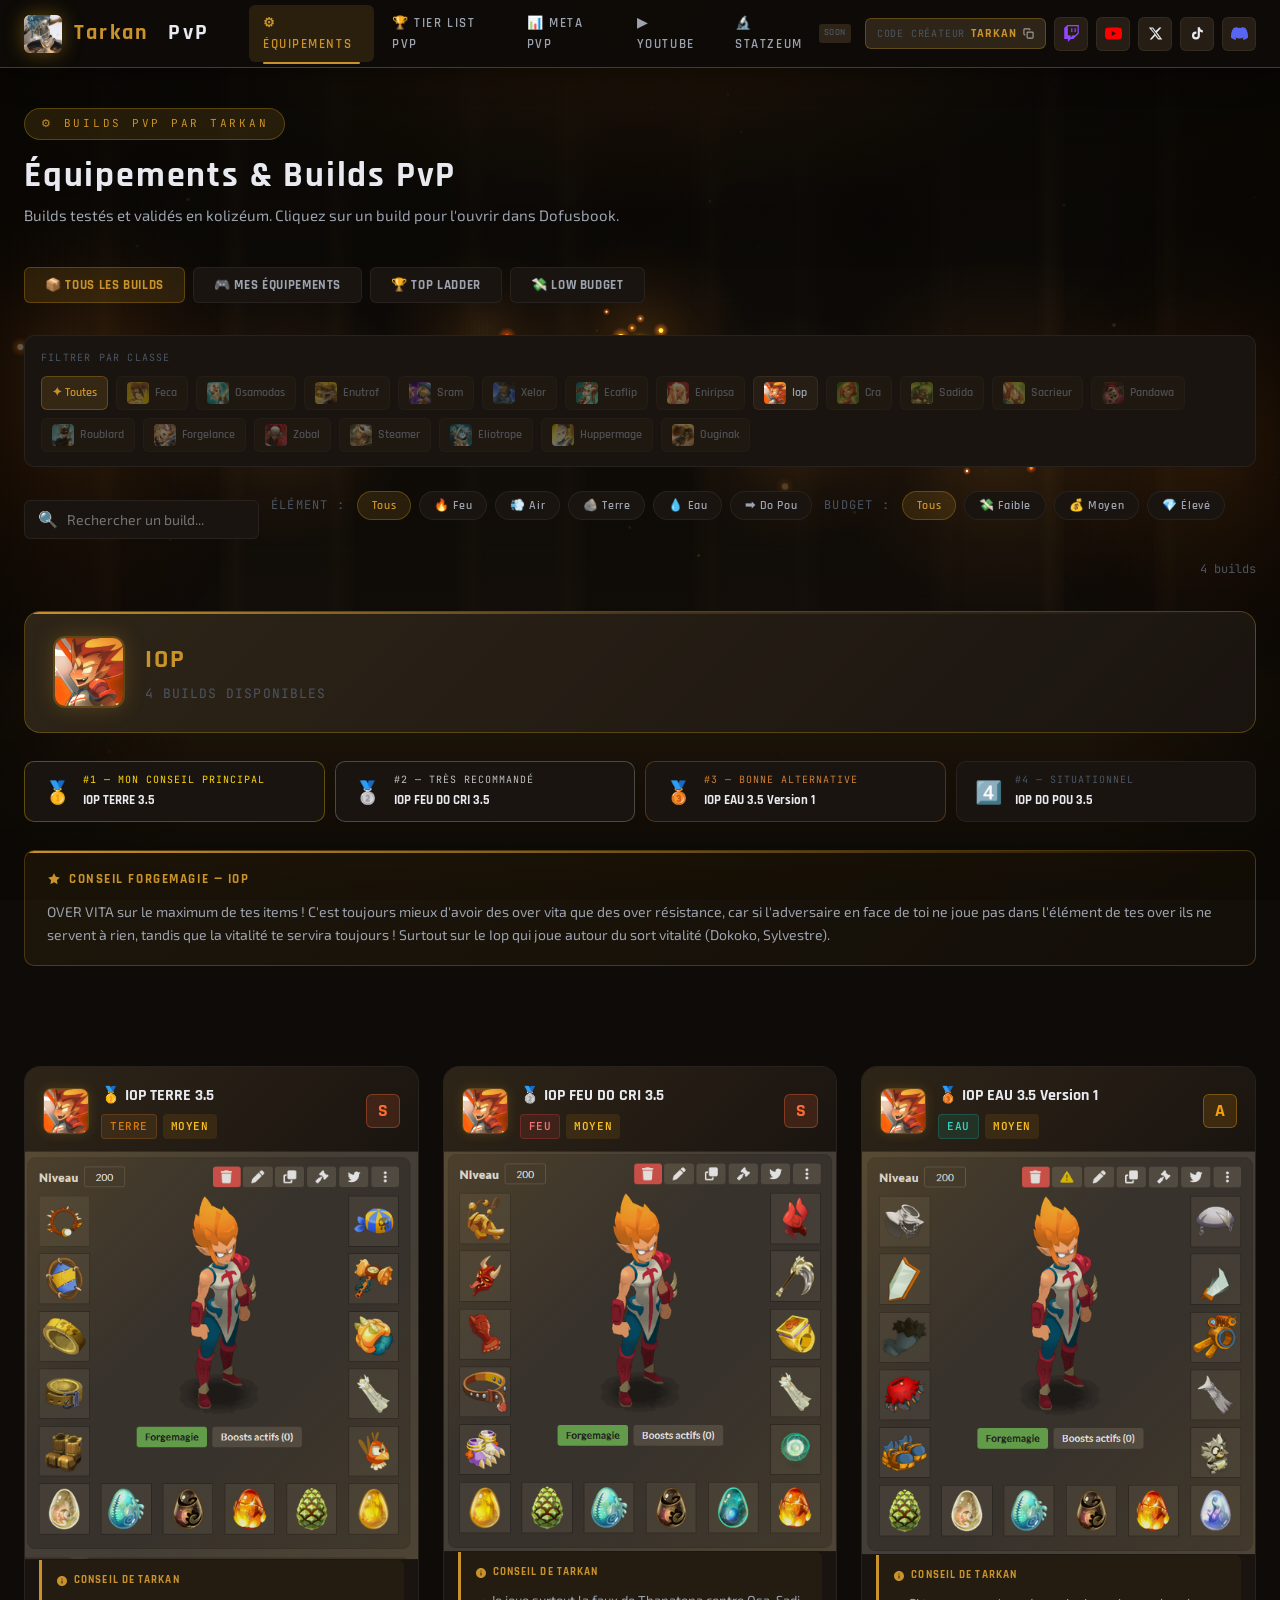
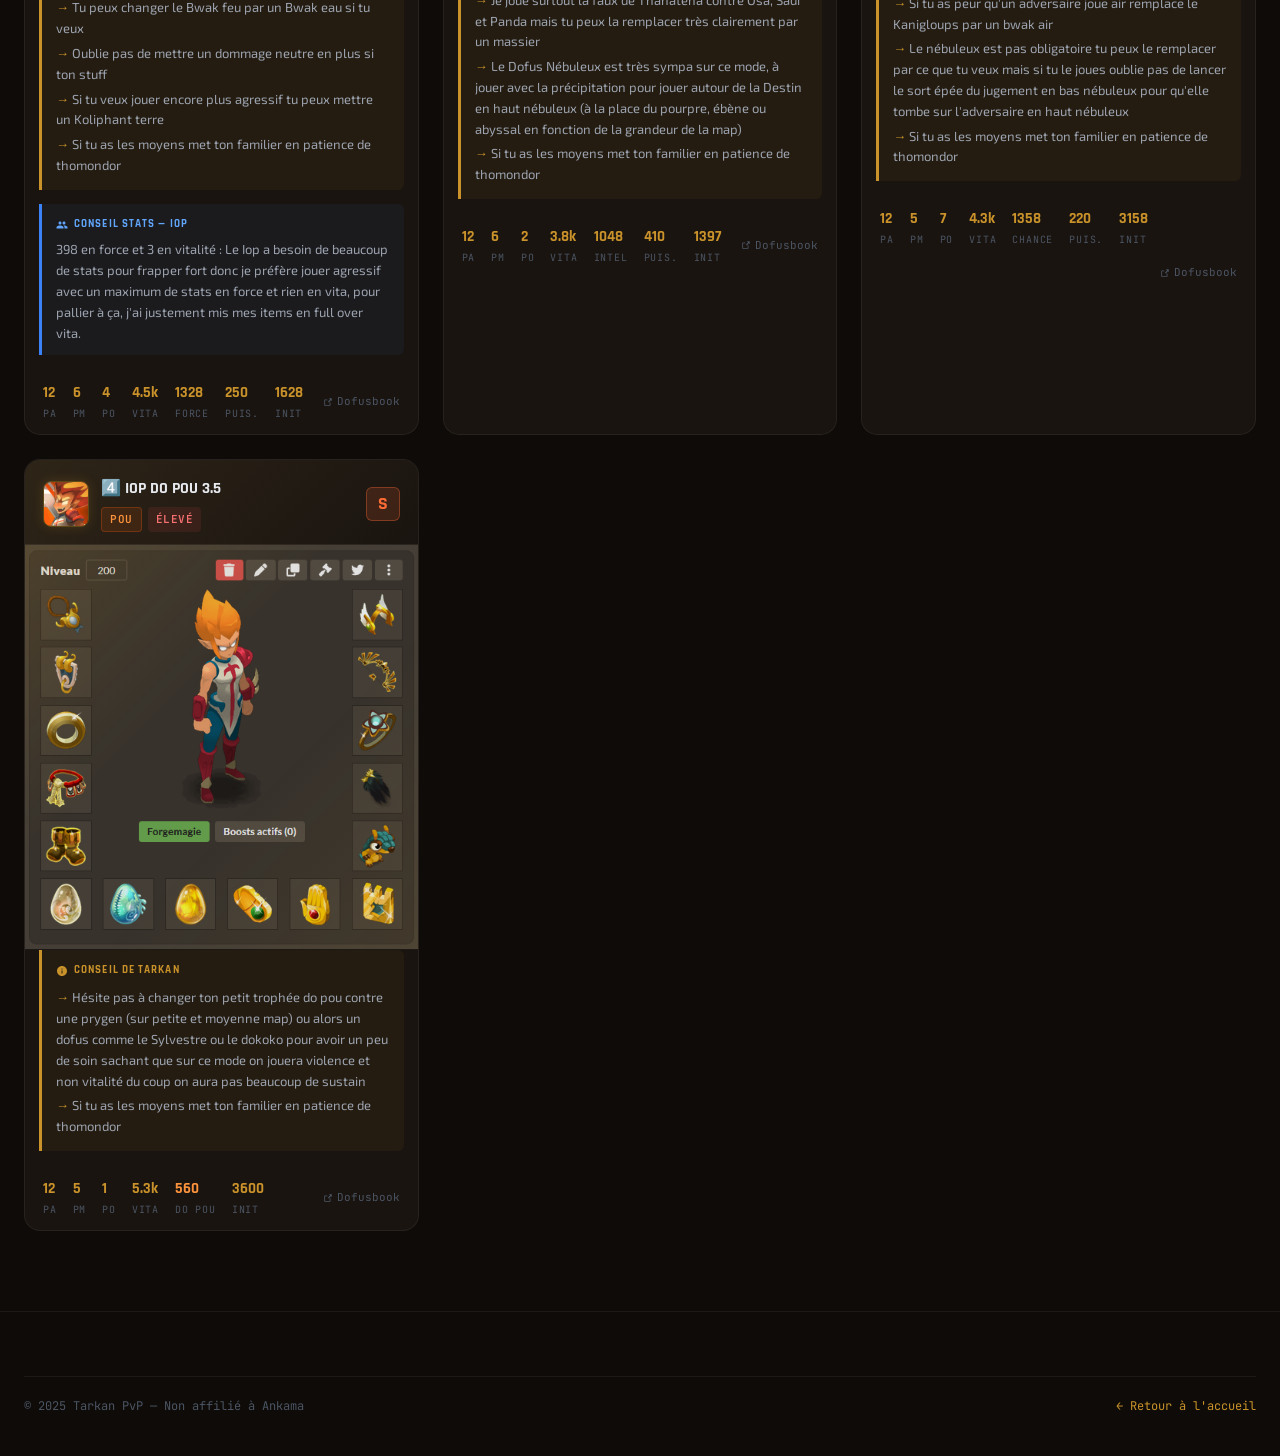
<file: dofus-pvp/dofus-pvp/pages/equipements.html>
<!DOCTYPE html>
<html lang="fr">
<head>
  <meta charset="UTF-8">
  <meta name="viewport" content="width=device-width, initial-scale=1.0">
  <title>Équipements & Builds PvP — Tarkan PvP</title>
  <meta name="description" content="Tous les builds PvP DOFUS de Tarkan : équipements par classe, filtrés par élément et budget.">
  <link rel="canonical" href="https://dofus-pvp.fr/pages/equipements.html">
  <link rel="stylesheet" href="../styles/main.css">
  <style>

    /* ── PAGE HEADER ── */
    .page-hero { margin-bottom: 40px; }
    .page-hero h1 { font-size: 36px; font-weight: 700; margin-bottom: 6px; }
    .page-hero p { color: var(--text-secondary); font-size: 15px; }

    /* ── CATEGORY TABS ── */
    .cat-tabs { display: flex; gap: 8px; margin-bottom: 32px; flex-wrap: wrap; }
    .cat-tab {
      padding: 9px 20px;
      background: var(--bg-card);
      border: 1px solid var(--border-subtle);
      border-radius: var(--radius-sm);
      font-family: var(--font-display);
      font-size: 13px; font-weight: 700;
      letter-spacing: 0.05em;
      color: var(--text-secondary);
      cursor: pointer;
      transition: all 0.2s;
      text-transform: uppercase;
    }
    .cat-tab.active, .cat-tab:hover {
      background: var(--accent-gold-dim);
      border-color: var(--border-gold);
      color: var(--accent-gold);
    }

    /* ── CLASS FILTER ── */
    .class-filter-wrap {
      background: var(--bg-card);
      border: 1px solid var(--border-subtle);
      border-radius: var(--radius-md);
      padding: 14px 16px;
      margin-bottom: 24px;
    }
    .class-filter-label {
      font-size: 10px; color: var(--text-muted);
      font-family: var(--font-mono);
      text-transform: uppercase; letter-spacing: 0.12em;
      margin-bottom: 10px; display: block;
    }
    .class-chips { display: flex; gap: 8px; flex-wrap: wrap; }
    .class-chip {
      display: flex; align-items: center; gap: 6px;
      padding: 5px 10px;
      background: var(--bg-surface);
      border: 1px solid var(--border-subtle);
      border-radius: 6px;
      cursor: pointer;
      font-family: var(--font-display);
      font-size: 12px; font-weight: 600;
      color: var(--text-secondary);
      transition: all 0.2s;
    }
    .class-chip:hover, .class-chip.active {
      border-color: var(--border-gold);
      color: var(--accent-gold);
      background: var(--accent-gold-dim);
    }
    .class-chip img {
      width: 22px; height: 22px;
      border-radius: 4px; object-fit: cover;
    }

    /* ── FILTER ROW ── */
    .filter-row {
      display: flex; gap: 12px;
      align-items: center; flex-wrap: wrap;
      margin-bottom: 32px;
    }
    .build-count {
      font-size: 12px; color: var(--text-muted);
      font-family: var(--font-mono);
      margin-left: auto;
    }

    /* ── BUILD CARDS GRID ── */
    .builds-grid-new {
      display: grid;
      grid-template-columns: repeat(auto-fill, minmax(340px, 1fr));
      gap: 24px;
    }

    /* ── BUILD CARD ── */
    .build-card-new {
      background: var(--bg-card);
      border: 1px solid var(--border-subtle);
      border-radius: var(--radius-lg);
      overflow: hidden;
      transition: all 0.3s ease;
      position: relative;
      cursor: pointer;
    }

    .build-card-new::before {
      content: '';
      position: absolute;
      inset: 0;
      border-radius: var(--radius-lg);
      border: 1px solid transparent;
      background: linear-gradient(135deg, rgba(201,146,42,0.4), rgba(201,146,42,0.05) 50%, transparent) border-box;
      -webkit-mask: linear-gradient(#fff 0 0) padding-box, linear-gradient(#fff 0 0);
      mask: linear-gradient(#fff 0 0) padding-box, linear-gradient(#fff 0 0);
      -webkit-mask-composite: destination-out;
      mask-composite: exclude;
      opacity: 0;
      transition: opacity 0.3s;
    }

    .build-card-new:hover::before { opacity: 1; }

    .build-card-new:hover {
      transform: translateY(-5px);
      box-shadow: 0 12px 40px rgba(201,146,42,0.18), 0 0 0 1px rgba(201,146,42,0.25);
      border-color: rgba(201,146,42,0.35);
    }

    /* Card header */
    .bc-header {
      padding: 16px 18px 12px;
      display: flex;
      align-items: center;
      gap: 12px;
      border-bottom: 1px solid var(--border-subtle);
      background: linear-gradient(135deg, var(--bg-elevated), var(--bg-card));
    }

    .bc-class-img {
      width: 46px; height: 46px;
      border-radius: 8px;
      overflow: hidden;
      flex-shrink: 0;
      border: 1px solid var(--border-gold);
      box-shadow: 0 0 12px rgba(201,146,42,0.2);
    }
    .bc-class-img img { width: 100%; height: 100%; object-fit: cover; display: block; }

    .bc-title-wrap { flex: 1; min-width: 0; }
    .bc-name {
      font-family: var(--font-display);
      font-size: 16px; font-weight: 700;
      color: var(--text-primary);
      margin-bottom: 5px;
      white-space: nowrap; overflow: hidden; text-overflow: ellipsis;
    }
    .bc-tags { display: flex; gap: 6px; flex-wrap: wrap; }

    .bc-tier {
      font-family: var(--font-display);
      font-size: 18px; font-weight: 700;
      width: 34px; height: 34px;
      border-radius: 6px;
      display: flex; align-items: center; justify-content: center;
      flex-shrink: 0;
    }
    .bc-tier-S { background: rgba(255,107,53,0.15); color: #ff6b35; border: 1px solid rgba(255,107,53,0.35); }
    .bc-tier-A { background: rgba(245,158,11,0.15); color: #f59e0b; border: 1px solid rgba(245,158,11,0.35); }
    .bc-tier-B { background: rgba(99,102,241,0.15); color: #6366f1; border: 1px solid rgba(99,102,241,0.35); }
    .bc-tier-C { background: rgba(107,114,128,0.15); color: #6b7280; border: 1px solid rgba(107,114,128,0.35); }

    /* Screenshot */
    .bc-screenshot {
      position: relative;
      overflow: hidden;
      background: #0e0a06;
      border-bottom: 1px solid var(--border-subtle);
    }

    .bc-screenshot img {
      width: 100%;
      display: block;
      transition: transform 0.4s ease;
      filter: brightness(0.92);
    }

    .build-card-new:hover .bc-screenshot img {
      transform: scale(1.02);
      filter: brightness(1);
    }

    /* Gold frame overlay */
    .bc-screenshot::after {
      content: '';
      position: absolute;
      inset: 0;
      border: 2px solid transparent;
      background: linear-gradient(135deg, rgba(201,146,42,0.15) 0%, transparent 40%, transparent 60%, rgba(201,146,42,0.08) 100%) border-box;
      pointer-events: none;
    }

    /* Overlay CTA on hover */
    .bc-overlay {
      position: absolute;
      inset: 0;
      background: rgba(7,5,2,0.7);
      display: flex;
      align-items: center;
      justify-content: center;
      opacity: 0;
      transition: opacity 0.3s;
      backdrop-filter: blur(3px);
    }
    .build-card-new:hover .bc-overlay { opacity: 1; }

    .bc-cta-btn {
      display: inline-flex;
      align-items: center;
      gap: 8px;
      padding: 12px 24px;
      background: linear-gradient(135deg, var(--accent-gold), #a86b00);
      color: #000;
      font-family: var(--font-display);
      font-size: 14px;
      font-weight: 700;
      letter-spacing: 0.08em;
      text-transform: uppercase;
      border-radius: var(--radius-sm);
      text-decoration: none;
      transition: all 0.2s;
      box-shadow: 0 4px 20px rgba(201,146,42,0.4);
    }
    .bc-cta-btn:hover {
      transform: scale(1.05);
      box-shadow: 0 6px 28px rgba(201,146,42,0.6);
    }

    /* No screenshot placeholder */
    .bc-no-screen {
      aspect-ratio: 16/7;
      background: var(--bg-elevated);
      display: flex;
      flex-direction: column;
      align-items: center;
      justify-content: center;
      gap: 10px;
      color: var(--text-muted);
      border-bottom: 1px solid var(--border-subtle);
    }
    .bc-no-screen-icon { font-size: 36px; opacity: 0.4; }
    .bc-no-screen-text { font-size: 13px; font-family: var(--font-display); }

    /* Footer stats */
    .bc-footer {
      padding: 12px 18px;
      display: flex;
      gap: 16px;
      align-items: center;
      flex-wrap: wrap;
    }
    .bc-stat {
      display: flex;
      flex-direction: column;
      gap: 1px;
    }
    .bc-stat-val {
      font-family: var(--font-display);
      font-size: 15px;
      font-weight: 700;
      color: var(--accent-gold);
    }
    .bc-stat-lbl {
      font-size: 10px;
      color: var(--text-muted);
      font-family: var(--font-mono);
      text-transform: uppercase;
      letter-spacing: 0.08em;
    }

    .bc-dofusbook-link {
      margin-left: auto;
      font-size: 11px;
      color: var(--text-muted);
      font-family: var(--font-mono);
      display: flex;
      align-items: center;
      gap: 4px;
      text-decoration: none;
      transition: color 0.2s;
    }
    .bc-dofusbook-link:hover { color: var(--accent-gold); }

    /* Empty state */
    .empty-state {
      grid-column: 1/-1;
      text-align: center;
      padding: 80px 24px;
      color: var(--text-muted);
    }
    .empty-icon { font-size: 52px; margin-bottom: 16px; }

    /* ── CONSEIL STATS ── */
    .stats-conseil-block {
      margin: 0 14px 14px;
      padding: 12px 14px;
      background: rgba(59,130,246,0.06);
      border-left: 3px solid #3b82f6;
      border-radius: 0 var(--radius-sm) var(--radius-sm) 0;
    }
    .stats-conseil-header {
      display: flex;
      align-items: center;
      gap: 6px;
      font-family: var(--font-display);
      font-size: 11px;
      font-weight: 700;
      color: #60a5fa;
      text-transform: uppercase;
      letter-spacing: 0.1em;
      margin-bottom: 6px;
    }
    .stats-conseil-text {
      font-size: 13px;
      color: var(--text-secondary);
      line-height: 1.6;
    }
    .fm-conseil-block {
      grid-column: 1/-1;
      background: linear-gradient(135deg, rgba(201,146,42,0.08), rgba(201,146,42,0.03));
      border: 1px solid rgba(201,146,42,0.3);
      border-radius: var(--radius-md);
      padding: 18px 22px;
      margin-bottom: 28px;
      position: relative;
      overflow: hidden;
    }
    .fm-conseil-block::before {
      content: '';
      position: absolute;
      top: 0; left: 0; right: 0;
      height: 2px;
      background: linear-gradient(90deg, var(--accent-gold), transparent);
    }
    .fm-conseil-header {
      display: flex;
      align-items: center;
      gap: 8px;
      font-family: var(--font-display);
      font-size: 13px;
      font-weight: 700;
      color: var(--accent-gold);
      text-transform: uppercase;
      letter-spacing: 0.12em;
      margin-bottom: 10px;
    }
    .fm-conseil-text {
      font-size: 14px;
      color: var(--text-secondary);
      line-height: 1.7;
    }
    .fm-conseil-text strong {
      color: var(--accent-gold-light);
    }

    @media (max-width: 768px) {
      .builds-grid-new { grid-template-columns: 1fr; }
    }

    /* ── CLASS SECTION HEADER ── */
    .class-section { margin-bottom: 48px; }

    .class-section-header {
      display: flex;
      align-items: center;
      gap: 20px;
      padding: 24px 28px;
      background: linear-gradient(135deg, var(--bg-elevated), var(--bg-card));
      border: 1px solid var(--border-gold);
      border-radius: var(--radius-lg);
      margin-bottom: 28px;
      position: relative;
      overflow: hidden;
    }

    .class-section-header::before {
      content: '';
      position: absolute;
      top: 0; left: 0; right: 0;
      height: 2px;
      background: linear-gradient(90deg, var(--accent-gold), rgba(201,146,42,0.2), transparent);
    }

    .class-section-img {
      width: 72px; height: 72px;
      border-radius: 12px;
      overflow: hidden;
      border: 2px solid var(--border-gold);
      box-shadow: 0 0 20px rgba(201,146,42,0.25);
      flex-shrink: 0;
    }
    .class-section-img img { width: 100%; height: 100%; object-fit: cover; display: block; }

    .class-section-info { flex: 1; }
    .class-section-title {
      font-family: var(--font-display);
      font-size: 26px; font-weight: 700;
      color: var(--accent-gold);
      letter-spacing: 0.08em;
      margin-bottom: 4px;
    }
    .class-section-sub {
      font-size: 13px; color: var(--text-muted);
      font-family: var(--font-mono);
      letter-spacing: 0.08em;
      text-transform: uppercase;
    }

    /* ── PRIORITY RANKING ── */
    .priority-bar {
      display: flex;
      gap: 10px;
      margin-bottom: 28px;
      flex-wrap: wrap;
    }

    .priority-item {
      display: flex;
      align-items: center;
      gap: 10px;
      padding: 10px 16px;
      background: var(--bg-card);
      border: 1px solid var(--border-subtle);
      border-radius: var(--radius-md);
      flex: 1;
      min-width: 200px;
      cursor: pointer;
      transition: all 0.2s;
      text-decoration: none;
    }
    .priority-item:hover {
      border-color: var(--border-gold);
      background: var(--bg-card-hover);
      transform: translateY(-2px);
    }

    .priority-medal {
      font-size: 22px;
      flex-shrink: 0;
      width: 32px;
      text-align: center;
    }

    .priority-info { flex: 1; min-width: 0; }
    .priority-num {
      font-size: 10px;
      font-family: var(--font-mono);
      text-transform: uppercase;
      letter-spacing: 0.1em;
      color: var(--text-muted);
      margin-bottom: 2px;
    }
    .priority-name {
      font-family: var(--font-display);
      font-size: 13px;
      font-weight: 700;
      color: var(--text-primary);
      white-space: nowrap;
      overflow: hidden;
      text-overflow: ellipsis;
    }

    .priority-item-1 { border-color: rgba(255,215,0,0.3); }
    .priority-item-1 .priority-num { color: #ffd700; }
    .priority-item-2 { border-color: rgba(192,192,192,0.3); }
    .priority-item-2 .priority-num { color: #c0c0c0; }
    .priority-item-3 { border-color: rgba(205,127,50,0.3); }
    .priority-item-3 .priority-num { color: #cd7f32; }

    /* ── TARKAN TIP INSIDE CARD ── */
    .bc-tip {
      margin: 0 14px 14px;
      padding: 12px 14px;
      background: rgba(201,146,42,0.06);
      border-left: 3px solid var(--accent-gold);
      border-radius: 0 var(--radius-sm) var(--radius-sm) 0;
    }
    .bc-tip-header {
      display: flex;
      align-items: center;
      gap: 6px;
      font-family: var(--font-display);
      font-size: 11px;
      font-weight: 700;
      color: var(--accent-gold);
      text-transform: uppercase;
      letter-spacing: 0.1em;
      margin-bottom: 6px;
    }
    .bc-tip-text {
      font-size: 13px;
      color: var(--text-secondary);
      line-height: 1.6;
    }
    .bc-tip-text span {
      display: block;
      padding: 2px 0;
    }
    .bc-tip-text span::before {
      content: '→ ';
      color: var(--accent-gold);
      font-weight: 700;
    }
  </style>
</head>
<body>
  <script src="../components/colosseum-bg.js"></script>

  <nav class="navbar">
    <div class="container nav-inner">
      <a href="../index.html" class="nav-logo">
        <div class="nav-logo-icon"><img src="../assets/logo-tarkan.png" alt="Tarkan PvP" style="width:38px;height:38px;object-fit:cover;border-radius:6px;"></div>
        <span>Tarkan</span>&nbsp;PvP
      </a>
      <ul class="nav-menu" id="navMenu">
        <li><a href="equipements.html" data-page="equipements">⚙ Équipements</a></li>
        <li><a href="tierlist.html" data-page="tierlist">🏆 Tier List PvP</a></li>
        <li><a href="meta.html" data-page="meta">📊 Meta PvP</a></li>
        <li><a href="youtube.html" data-page="youtube">▶ YouTube</a></li>
        <li><a href="statzeum.html" data-page="statzeum">🔬 Statzeum <span class="nav-badge-soon">Soon</span></a></li>
      </ul>
      <div class="nav-social">
        <div class="creator-code" onclick="copyCreatorCode(this)" title="Cliquer pour copier"><span class="creator-label">Code créateur</span><span class="creator-name">TARKAN</span><svg width="11" height="11" viewBox="0 0 24 24" fill="none" stroke="currentColor" stroke-width="2.5" style="opacity:0.6;flex-shrink:0"><rect x="9" y="9" width="13" height="13" rx="2"/><path d="M5 15H4a2 2 0 0 1-2-2V4a2 2 0 0 1 2-2h9a2 2 0 0 1 2 2v1"/></svg></div>
        <a href="https://www.twitch.tv/tarkan_____" class="social-btn" title="Twitch" target="_blank" rel="noopener"><svg width="17" height="17" viewBox="0 0 24 24" fill="#9147ff"><path d="M11.571 4.714h1.715v5.143H11.57zm4.715 0H18v5.143h-1.714zM6 0L1.714 4.286v15.428h5.143V24l4.286-4.286h3.428L22.286 12V0zm14.571 11.143l-3.428 3.428h-3.429l-3 3v-3H6.857V1.714h13.714z"/></svg></a>
        <a href="https://www.youtube.com/@TarkanDofus" class="social-btn" title="YouTube" target="_blank" rel="noopener"><svg width="17" height="17" viewBox="0 0 24 24" fill="#ff0000"><path d="M23.498 6.186a3.016 3.016 0 0 0-2.122-2.136C19.505 3.545 12 3.545 12 3.545s-7.505 0-9.377.505A3.017 3.017 0 0 0 .502 6.186C0 8.07 0 12 0 12s0 3.93.502 5.814a3.016 3.016 0 0 0 2.122 2.136c1.871.505 9.376.505 9.376.505s7.505 0 9.377-.505a3.015 3.015 0 0 0 2.122-2.136C24 15.93 24 12 24 12s0-3.93-.502-5.814zM9.545 15.568V8.432L15.818 12l-6.273 3.568z"/></svg></a>
        <a href="https://x.com/TarkanDofus" class="social-btn" title="X" target="_blank" rel="noopener"><svg width="15" height="15" viewBox="0 0 24 24" fill="currentColor"><path d="M18.244 2.25h3.308l-7.227 8.26 8.502 11.24H16.17l-4.714-6.231-5.401 6.231H2.744l7.736-8.856L1.254 2.25H8.08l4.253 5.622zm-1.161 17.52h1.833L7.084 4.126H5.117z"/></svg></a>
        <a href="https://www.tiktok.com/@tarkandofus" class="social-btn" title="TikTok" target="_blank" rel="noopener"><svg width="15" height="15" viewBox="0 0 24 24" fill="currentColor"><path d="M19.59 6.69a4.83 4.83 0 0 1-3.77-4.25V2h-3.45v13.67a2.89 2.89 0 0 1-2.88 2.5 2.89 2.89 0 0 1-2.89-2.89 2.89 2.89 0 0 1 2.89-2.89c.28 0 .54.04.79.1V9.01a6.33 6.33 0 0 0-.79-.05 6.34 6.34 0 0 0-6.34 6.34 6.34 6.34 0 0 0 6.34 6.34 6.34 6.34 0 0 0 6.33-6.34V8.69a8.18 8.18 0 0 0 4.78 1.52V6.75a4.85 4.85 0 0 1-1.01-.06z"/></svg></a>
        <a href="https://discord.gg/cpbR5Fv" class="social-btn" title="Discord" target="_blank" rel="noopener"><svg width="17" height="17" viewBox="0 0 24 24" fill="#5865f2"><path d="M20.317 4.37a19.791 19.791 0 0 0-4.885-1.515.074.074 0 0 0-.079.037c-.21.375-.444.864-.608 1.25a18.27 18.27 0 0 0-5.487 0 12.64 12.64 0 0 0-.617-1.25.077.077 0 0 0-.079-.037A19.736 19.736 0 0 0 3.677 4.37a.07.07 0 0 0-.032.027C.533 9.046-.32 13.58.099 18.057c.002.022.015.04.033.05a19.909 19.909 0 0 0 5.993 3.03.078.078 0 0 0 .084-.028c.462-.63.874-1.295 1.226-1.994a.076.076 0 0 0-.041-.106 13.107 13.107 0 0 1-1.872-.892.077.077 0 0 1-.008-.128 10.2 10.2 0 0 0 .372-.292.074.074 0 0 1 .077-.01c3.928 1.793 8.18 1.793 12.062 0a.074.074 0 0 1 .078.01c.12.098.246.198.373.292a.077.077 0 0 1-.006.127 12.299 12.299 0 0 1-1.873.892.077.077 0 0 0-.041.107c.36.698.772 1.362 1.225 1.993a.076.076 0 0 0 .084.028 19.839 19.839 0 0 0 6.002-3.03.077.077 0 0 0 .032-.054c.5-5.177-.838-9.674-3.549-13.66a.061.061 0 0 0-.031-.03z"/></svg></a>
      </div>
      <button class="nav-hamburger" id="hamburger"><span></span><span></span><span></span></button>
    </div>
  </nav>

  <main class="page-content">
    <div class="container">

      <div class="page-hero">
        <div class="hero-eyebrow" style="display:inline-flex;margin-bottom:14px">⚙ Builds PvP par Tarkan</div>
        <h1>Équipements & Builds PvP</h1>
        <p>Builds testés et validés en kolizéum. Cliquez sur un build pour l'ouvrir dans Dofusbook.</p>
      </div>

      <!-- TABS -->
      <div class="cat-tabs" id="catTabs">
        <button class="cat-tab active" data-cat="all" onclick="setCat('all',this)">📦 Tous les builds</button>
        <button class="cat-tab" data-cat="mes-equipements" onclick="setCat('mes-equipements',this)">🎮 Mes équipements</button>
        <button class="cat-tab" data-cat="top-ladder" onclick="setCat('top-ladder',this)">🏆 Top Ladder</button>
        <button class="cat-tab" data-cat="low-budget" onclick="setCat('low-budget',this)">💸 Low Budget</button>
      </div>

      <!-- CLASSES FILTER -->
      <div class="class-filter-wrap">
        <span class="class-filter-label">Filtrer par classe</span>
        <div class="class-chips" id="classChips"></div>
      </div>

      <!-- SECONDARY FILTERS -->
      <div class="filter-row">
        <div class="search-container">
          <span class="search-icon">🔍</span>
          <input class="search-input" type="text" id="searchInput" placeholder="Rechercher un build..." oninput="onSearch(this.value)">
        </div>
        <div class="filter-bar">
          <span class="filter-label">Élément :</span>
          <button class="filter-btn active" onclick="setEl('all',this)">Tous</button>
          <button class="filter-btn" onclick="setEl('Feu',this)">🔥 Feu</button>
          <button class="filter-btn" onclick="setEl('Air',this)">💨 Air</button>
          <button class="filter-btn" onclick="setEl('Terre',this)">🪨 Terre</button>
          <button class="filter-btn" onclick="setEl('Eau',this)">💧 Eau</button>
          <button class="filter-btn" onclick="setEl('Pou',this)">➡ Do Pou</button>
        </div>
        <div class="filter-bar">
          <span class="filter-label">Budget :</span>
          <button class="filter-btn active" onclick="setBgt('all',this)">Tous</button>
          <button class="filter-btn" onclick="setBgt('Faible',this)">💸 Faible</button>
          <button class="filter-btn" onclick="setBgt('Moyen',this)">💰 Moyen</button>
          <button class="filter-btn" onclick="setBgt('Élevé',this)">💎 Élevé</button>
        </div>
        <span class="build-count" id="buildCount">-- builds</span>
      </div>

      <!-- BUILDS GRID -->
      <div class="builds-grid-new" id="buildsGrid">
        <div style="grid-column:1/-1;text-align:center;color:var(--text-muted);padding:60px">Chargement...</div>
      </div>

    </div>
  </main>

  <footer>
    <div class="container">
      <div class="footer-bottom">
        <span>© 2025 Tarkan PvP — Non affilié à Ankama</span>
        <a href="../index.html" style="color:var(--accent-gold)">← Retour à l'accueil</a>
      </div>
    </div>
  </footer>

  <script src="../components/app.js"></script>
  <script>
    let allBuilds = [];
    let allClasses = [];

    // Filter state
    let fCat = 'all', fClass = 'all', fEl = 'all', fBgt = 'all', fSearch = '';

    const ELEMENT_TAG_MAP = {
      'Terre': 'terre', 'Feu': 'feu', 'Air': 'air', 'Eau': 'eau', 'Multi': 'multi', 'Pou': 'pou'
    };
    const BUDGET_TAG_MAP = {
      'Élevé': 'eleve', 'Moyen': 'moyen', 'Faible': 'faible'
    };

    async function init() {
      allBuilds  = await loadJSON('../data/builds.json')  || [];
      allClasses = await loadJSON('../data/classes.json') || [];
      buildClassChips();
      render();
      setActiveNav('equipements');
    }

    function buildClassChips() {
      const allBtn = `<button class="class-chip active" data-cls="all" onclick="setCls('all',this)">✦ Toutes</button>`;
      const chips = allClasses.map(c => {
        const hasBuild = allBuilds.some(b => b.classe === c.nom);
        return `<button class="class-chip" data-cls="${c.nom}" onclick="setCls('${c.nom}',this)"
          style="${!hasBuild ? 'opacity:0.4;' : ''}"
          title="${!hasBuild ? c.nom + ' — Builds à venir' : c.nom}">
          <img src="../assets/classes/${c.nom.toLowerCase()}.jpg" alt="${c.nom}" onerror="this.style.display='none'">
          ${c.nom}
        </button>`;
      }).join('');
      document.getElementById('classChips').innerHTML = allBtn + chips;
    }

    function filtered() {
      return allBuilds.filter(b => {
        if (fCat    !== 'all' && b.categorie !== fCat)    return false;
        if (fClass  !== 'all' && b.classe    !== fClass)  return false;
        if (fEl     !== 'all' && !b.element.includes(fEl)) return false;
        if (fBgt    !== 'all' && b.budget    !== fBgt)    return false;
        if (fSearch && ![b.nom, b.classe, b.description].join(' ').toLowerCase().includes(fSearch.toLowerCase())) return false;
        return true;
      });
    }

    function render() {
      const list = filtered();
      document.getElementById('buildCount').textContent = `${list.length} build${list.length > 1 ? 's' : ''}`;

      if (!list.length) {
        const comingSoon = fClass !== 'all'
          ? `<div class="empty-state">
              <div class="empty-icon">⚔️</div>
              <p style="font-family:var(--font-display);font-size:18px;color:var(--accent-gold);margin-bottom:8px">${fClass}</p>
              <p>Les builds pour cette classe arrivent bientôt !<br><small style="color:var(--text-muted)">Suis le Discord ou le live Twitch pour être notifié.</small></p>
              <div style="display:flex;gap:10px;justify-content:center;margin-top:20px">
                <a href="https://www.twitch.tv/tarkan_____" class="btn btn-outline" target="_blank">🟣 Twitch</a>
                <a href="https://discord.gg/cpbR5Fv" class="btn btn-outline" target="_blank">💬 Discord</a>
              </div>
            </div>`
          : `<div class="empty-state">
              <div class="empty-icon">🔍</div>
              <p>Aucun build trouvé avec ces filtres.</p>
            </div>`;
        document.getElementById('buildsGrid').innerHTML = comingSoon;
        return;
      }

      // Grouper par classe
      const byClass = {};
      list.forEach(b => {
        if (!byClass[b.classe]) byClass[b.classe] = [];
        byClass[b.classe].push(b);
      });

      // Trier chaque groupe par priorité
      Object.keys(byClass).forEach(cls => {
        byClass[cls].sort((a, b) => (a.priorite || 99) - (b.priorite || 99));
      });

      const MEDALS = ['🥇', '🥈', '🥉', '4️⃣', '5️⃣', '6️⃣'];
      const PRIORITY_LABELS = ['#1 — Mon conseil principal', '#2 — Très recommandé', '#3 — Bonne alternative', '#4 — Situationnel'];

      let html = '';
      Object.entries(byClass).forEach(([className, builds]) => {
        const cls = allClasses.find(c => c.nom === className);

        // Header de section classe
        html += `<div class="class-section" style="grid-column:1/-1">
          <div class="class-section-header">
            <div class="class-section-img">
              <img src="../assets/classes/${className.toLowerCase()}.jpg" alt="${className}">
            </div>
            <div class="class-section-info">
              <div class="class-section-title">${className.toUpperCase()}</div>
              <div class="class-section-sub">${builds.length} build${builds.length > 1 ? 's' : ''} disponible${builds.length > 1 ? 's' : ''}</div>
            </div>
          </div>`;

        // Barre de priorité
        if (builds.length > 1) {
          html += `<div class="priority-bar">`;
          builds.forEach((b, i) => {
            html += `
              <a href="${b.lien_dofusbook}" target="_blank" rel="noopener" class="priority-item priority-item-${i+1}" title="Voir sur Dofusbook">
                <div class="priority-medal">${MEDALS[i] || (i+1)+'.'}</div>
                <div class="priority-info">
                  <div class="priority-num">${PRIORITY_LABELS[i] || `#${i+1}`}</div>
                  <div class="priority-name">${b.nom}</div>
                </div>
              </a>`;
          });
          html += `</div>`;

          // Conseil FM de la classe (prend le premier build qui en a un)
          const buildWithFm = builds.find(b => b.conseil_fm && b.conseil_fm.trim() !== '');
          if (buildWithFm) {
            html += `
              <div class="fm-conseil-block">
                <div class="fm-conseil-header">
                  <svg width="14" height="14" viewBox="0 0 24 24" fill="currentColor"><path d="M12 2l3.09 6.26L22 9.27l-5 4.87 1.18 6.88L12 17.77l-6.18 3.25L7 14.14 2 9.27l6.91-1.01L12 2z"/></svg>
                  CONSEIL FORGEMAGIE — ${className.toUpperCase()}
                </div>
                <div class="fm-conseil-text">${buildWithFm.conseil_fm}</div>
              </div>`;
          }
        }

        html += `</div>`; // fin class-section header wrapper

        // Cards des builds
        builds.forEach(b => {
          html += buildCard(b);
        });
      });

      document.getElementById('buildsGrid').innerHTML = html;
    }

    function buildCard(b) {
      const elKey  = ELEMENT_TAG_MAP[b.element] || 'feu';
      const bgtKey = BUDGET_TAG_MAP[b.budget]   || 'moyen';
      const tierCls = `bc-tier-${b.tier}`;
      const MEDALS = ['🥇', '🥈', '🥉', '4️⃣'];
      const medal = b.priorite ? (MEDALS[b.priorite - 1] || b.priorite) : '';

      // Screenshot ou placeholder
      const screenHTML = b.image_build
        ? `<div class="bc-screenshot">
             <img src="../${b.image_build}" alt="${b.nom}" loading="lazy">
             <div class="bc-overlay">
               <a href="${b.lien_dofusbook}" target="_blank" rel="noopener" class="bc-cta-btn" onclick="event.stopPropagation()">
                 <svg width="14" height="14" viewBox="0 0 24 24" fill="currentColor"><path d="M14 3h7v7l-2-2-5 5-2-2 5-5-3-3zm-4 3H4a1 1 0 00-1 1v13a1 1 0 001 1h13a1 1 0 001-1v-6l-2-2v7H5V8h6l-1-2z"/></svg>
                 Voir sur Dofusbook
               </a>
             </div>
           </div>`
        : `<div class="bc-no-screen">
             <div class="bc-no-screen-icon">📸</div>
             <div class="bc-no-screen-text">Screenshot à venir</div>
             <a href="${b.lien_dofusbook}" target="_blank" rel="noopener" class="bc-cta-btn" style="margin-top:8px">
               Voir sur Dofusbook →
             </a>
           </div>`;

      // Conseil Tarkan
      const tipHTML = b.description && b.description !== 'Description à venir.'
        ? `<div class="bc-tip">
             <div class="bc-tip-header">
               <svg width="12" height="12" viewBox="0 0 24 24" fill="currentColor"><path d="M12 2C6.48 2 2 6.48 2 12s4.48 10 10 10 10-4.48 10-10S17.52 2 12 2zm1 15h-2v-6h2v6zm0-8h-2V7h2v2z"/></svg>
               Conseil de Tarkan
             </div>
             <div class="bc-tip-text">
               ${b.description.split('.').filter(s => s.trim()).map(s => `<span>${s.trim()}</span>`).join('')}
             </div>
           </div>`
        : '';

      // Stats footer — adapté selon le type de build
      let statsHtml = '';
      if (b.element === 'Pou') {
        // Build Do Poussée : afficher Do Pou + Do Neutre à la place de la stat principale + puissance
        statsHtml = `
          <div class="bc-stat"><span class="bc-stat-val">${b.stats.pa}</span><span class="bc-stat-lbl">PA</span></div>
          <div class="bc-stat"><span class="bc-stat-val">${b.stats.pm}</span><span class="bc-stat-lbl">PM</span></div>
          <div class="bc-stat"><span class="bc-stat-val">${b.stats.po || 0}</span><span class="bc-stat-lbl">PO</span></div>
          <div class="bc-stat"><span class="bc-stat-val">${(b.stats.vita/1000).toFixed(1)}k</span><span class="bc-stat-lbl">Vita</span></div>
          <div class="bc-stat"><span class="bc-stat-val" style="color:#fb923c">${b.stats.do_pou || 0}</span><span class="bc-stat-lbl">Do Pou</span></div>
          <div class="bc-stat"><span class="bc-stat-val">${b.stats.ini}</span><span class="bc-stat-lbl">Init</span></div>`;
      } else {
        const mainStat = b.stats.force || b.stats.intelligence || b.stats.chance || b.stats.agilite || 0;
        const statName = b.stats.force ? 'Force' : b.stats.intelligence ? 'Intel' : b.stats.chance ? 'Chance' : 'Agi';
        statsHtml = `
          <div class="bc-stat"><span class="bc-stat-val">${b.stats.pa}</span><span class="bc-stat-lbl">PA</span></div>
          <div class="bc-stat"><span class="bc-stat-val">${b.stats.pm}</span><span class="bc-stat-lbl">PM</span></div>
          <div class="bc-stat"><span class="bc-stat-val">${b.stats.po || 0}</span><span class="bc-stat-lbl">PO</span></div>
          <div class="bc-stat"><span class="bc-stat-val">${(b.stats.vita/1000).toFixed(1)}k</span><span class="bc-stat-lbl">Vita</span></div>
          <div class="bc-stat"><span class="bc-stat-val">${mainStat}</span><span class="bc-stat-lbl">${statName}</span></div>
          <div class="bc-stat"><span class="bc-stat-val">${b.stats.puissance || 0}</span><span class="bc-stat-lbl">Puis.</span></div>
          <div class="bc-stat"><span class="bc-stat-val">${b.stats.ini}</span><span class="bc-stat-lbl">Init</span></div>`;
      }

      // Conseil Stats
      const statsConseilHTML = b.conseil_stats && b.conseil_stats.trim() !== ''
        ? `<div class="stats-conseil-block">
             <div class="stats-conseil-header">
               <svg width="12" height="12" viewBox="0 0 24 24" fill="currentColor"><path d="M16 11c1.66 0 2.99-1.34 2.99-3S17.66 5 16 5c-1.66 0-3 1.34-3 3s1.34 3 3 3zm-8 0c1.66 0 2.99-1.34 2.99-3S9.66 5 8 5C6.34 5 5 6.34 5 8s1.34 3 3 3zm0 2c-2.33 0-7 1.17-7 3.5V19h14v-2.5c0-2.33-4.67-3.5-7-3.5zm8 0c-.29 0-.62.02-.97.05 1.16.84 1.97 1.97 1.97 3.45V19h6v-2.5c0-2.33-4.67-3.5-7-3.5z"/></svg>
               CONSEIL STATS — ${b.classe.toUpperCase()}
             </div>
             <div class="stats-conseil-text">${b.conseil_stats}</div>
           </div>`
        : '';

      return `
        <div class="build-card-new" onclick="window.open('${b.lien_dofusbook}','_blank')">
          <div class="bc-header">
            <div class="bc-class-img">
              <img src="../assets/classes/${b.classe.toLowerCase()}.jpg" alt="${b.classe}">
            </div>
            <div class="bc-title-wrap">
              <div class="bc-name">${medal ? medal + ' ' : ''}${b.nom}</div>
              <div class="bc-tags">
                <span class="tag tag-element-${elKey}">${b.element}</span>
                <span class="tag tag-budget-${bgtKey}">${b.budget}</span>
              </div>
            </div>
            <div class="bc-tier ${tierCls}">${b.tier}</div>
          </div>
          ${screenHTML}
          ${tipHTML}
          ${statsConseilHTML}
          <div class="bc-footer">
            ${statsHtml}
            <a href="${b.lien_dofusbook}" target="_blank" rel="noopener" class="bc-dofusbook-link" onclick="event.stopPropagation()">
              <svg width="10" height="10" viewBox="0 0 24 24" fill="currentColor"><path d="M14 3h7v7l-2-2-5 5-2-2 5-5-3-3zm-4 3H4a1 1 0 00-1 1v13a1 1 0 001 1h13a1 1 0 001-1v-6l-2-2v7H5V8h6l-1-2z"/></svg>
              Dofusbook
            </a>
          </div>
        </div>`;
    }

    // Filter setters
    function setCat(v, btn) {
      fCat = v;
      document.querySelectorAll('.cat-tab').forEach(b => b.classList.remove('active'));
      btn.classList.add('active');
      render();
    }
    function setCls(v, btn) {
      fClass = v;
      document.querySelectorAll('.class-chip').forEach(b => b.classList.remove('active'));
      btn.classList.add('active');
      render();
    }
    function setEl(v, btn) {
      fEl = v;
      btn.closest('.filter-bar').querySelectorAll('.filter-btn').forEach(b => b.classList.remove('active'));
      btn.classList.add('active');
      render();
    }
    function setBgt(v, btn) {
      fBgt = v;
      btn.closest('.filter-bar').querySelectorAll('.filter-btn').forEach(b => b.classList.remove('active'));
      btn.classList.add('active');
      render();
    }
    function onSearch(v) { fSearch = v; render(); }

    init();
  </script>
</body>
</html>
</file>
<file: styles/main.css>
/* ===================================================
   DOFUS PVP ACADEMY - Main Stylesheet
   Dark Gaming / E-Sport Aesthetic
   =================================================== */

@import url('https://fonts.googleapis.com/css2?family=Rajdhani:wght@400;500;600;700&family=Exo+2:ital,wght@0,300;0,400;0,600;0,800;1,400&family=JetBrains+Mono:wght@400;600&display=swap');

/* =================== CSS VARIABLES =================== */
:root {
  /* Colors — Rome / Colisée Antique */
  --bg-void: #0e0b08;
  --bg-deep: #130f0a;
  --bg-card: #1a1410;
  --bg-card-hover: #211910;
  --bg-surface: #261e14;
  --bg-elevated: #2e2518;

  --accent-gold: #c9922a;
  --accent-gold-light: #e8b84b;
  --accent-gold-dim: rgba(201, 146, 42, 0.15);
  --accent-blue: #7da4c0;
  --accent-blue-dim: rgba(125, 164, 192, 0.12);
  --accent-red: #c0392b;
  --accent-purple: #8b5cf6;
  --accent-teal: #6aab8e;
  --accent-green: #6aab6a;

  /* Tier colors */
  --tier-s: #ff6b35;
  --tier-a: #f59e0b;
  --tier-b: #6366f1;
  --tier-c: #6b7280;

  /* Text */
  --text-primary: #e8eaf0;
  --text-secondary: #9ca3af;
  --text-muted: #4b5563;
  --text-gold: #d4a017;

  /* Borders */
  --border-subtle: rgba(255, 255, 255, 0.06);
  --border-gold: rgba(212, 160, 23, 0.3);
  --border-blue: rgba(59, 130, 246, 0.3);

  /* Typography */
  --font-display: 'Rajdhani', sans-serif;
  --font-body: 'Exo 2', sans-serif;
  --font-mono: 'JetBrains Mono', monospace;

  /* Spacing */
  --nav-height: 68px;
  --container-max: 1280px;
  --radius-sm: 6px;
  --radius-md: 10px;
  --radius-lg: 16px;

  /* Shadows */
  --shadow-card: 0 4px 24px rgba(0,0,0,0.4);
  --shadow-gold: 0 0 30px rgba(212, 160, 23, 0.15);
  --glow-gold: 0 0 20px rgba(212, 160, 23, 0.4);
}

/* =================== RESET & BASE =================== */
*, *::before, *::after { box-sizing: border-box; margin: 0; padding: 0; }

html {
  scroll-behavior: smooth;
  scrollbar-width: thin;
  scrollbar-color: var(--accent-gold) var(--bg-deep);
}

::-webkit-scrollbar { width: 6px; }
::-webkit-scrollbar-track { background: var(--bg-deep); }
::-webkit-scrollbar-thumb { background: var(--accent-gold); border-radius: 3px; }

body {
  font-family: var(--font-body);
  background: var(--bg-void);
  color: var(--text-primary);
  line-height: 1.6;
  overflow-x: hidden;
  min-height: 100vh;
}

/* =================== BACKGROUND ATMOSPHERE =================== */

/* Canvas animé Colisée — géré par JS */
#colosseum-bg {
  position: fixed;
  top: 0; left: 0;
  width: 100%; height: 100%;
  z-index: 0;
  pointer-events: none;
}

/* Overlay gradient au-dessus du canvas */
body::before {
  content: '';
  position: fixed;
  top: 0; left: 0; right: 0; bottom: 0;
  background:
    radial-gradient(ellipse 60% 40% at 50% 0%, rgba(201, 120, 20, 0.12) 0%, transparent 60%),
    radial-gradient(ellipse 30% 50% at 5% 50%, rgba(180, 80, 10, 0.08) 0%, transparent 50%),
    radial-gradient(ellipse 30% 50% at 95% 50%, rgba(180, 80, 10, 0.08) 0%, transparent 50%),
    linear-gradient(180deg, rgba(14,11,8,0.2) 0%, rgba(14,11,8,0.0) 30%, rgba(14,11,8,0.0) 70%, rgba(14,11,8,0.5) 100%);
  pointer-events: none;
  z-index: 1;
}

/* =================== TYPOGRAPHY =================== */
h1, h2, h3, h4 {
  font-family: var(--font-display);
  letter-spacing: 0.05em;
  line-height: 1.2;
}

a { color: inherit; text-decoration: none; }
img { max-width: 100%; display: block; }

/* =================== LAYOUT =================== */
.container {
  max-width: var(--container-max);
  margin: 0 auto;
  padding: 0 24px;
}

.page-content {
  padding-top: calc(var(--nav-height) + 40px);
  min-height: 100vh;
  position: relative;
  z-index: 2;
  z-index: 1;
}

/* =================== NAVBAR =================== */
.navbar {
  position: fixed;
  top: 0;
  left: 0;
  right: 0;
  height: var(--nav-height);
  background: rgba(14, 11, 8, 0.95);
  backdrop-filter: blur(20px);
  -webkit-backdrop-filter: blur(20px);
  border-bottom: 1px solid rgba(201, 146, 42, 0.35);
  box-shadow: 0 2px 30px rgba(0,0,0,0.5);
  z-index: 1000;
  display: flex;
  align-items: center;
}
.nav-inner {
  display: flex;
  align-items: center;
  justify-content: space-between;
  width: 100%;
}

.nav-logo {
  display: flex;
  align-items: center;
  gap: 12px;
  font-family: var(--font-display);
  font-size: 22px;
  font-weight: 700;
  letter-spacing: 0.1em;
  margin-right: auto;
  padding-right: 40px;
}

.nav-logo-icon {
  width: 38px;
  height: 38px;
  background: linear-gradient(135deg, var(--accent-gold), #8B5E0A);
  border-radius: var(--radius-sm);
  display: flex;
  align-items: center;
  justify-content: center;
  font-size: 18px;
  box-shadow: var(--glow-gold);
}

.nav-logo span { color: var(--accent-gold); }

.nav-menu {
  display: flex;
  align-items: center;
  gap: 4px;
  list-style: none;
}

.nav-menu a {
  display: flex;
  align-items: center;
  gap: 6px;
  padding: 8px 14px;
  font-family: var(--font-display);
  font-size: 13px;
  font-weight: 600;
  letter-spacing: 0.12em;
  color: var(--text-secondary);
  text-transform: uppercase;
  border-radius: var(--radius-sm);
  transition: all 0.2s ease;
  position: relative;
}

.nav-menu a:hover,
.nav-menu a.active {
  color: var(--accent-gold);
  background: var(--accent-gold-dim);
}

.nav-menu a.active::after {
  content: '';
  position: absolute;
  bottom: -2px;
  left: 14px;
  right: 14px;
  height: 2px;
  background: var(--accent-gold);
  border-radius: 1px;
}

.nav-badge-soon {
  font-size: 9px;
  padding: 2px 5px;
  background: var(--bg-elevated);
  color: var(--text-muted);
  border-radius: 3px;
  letter-spacing: 0.05em;
}

.nav-social {
  display: flex;
  align-items: center;
  gap: 8px;
}

.social-btn {
  width: 34px;
  height: 34px;
  border-radius: var(--radius-sm);
  background: var(--bg-surface);
  border: 1px solid var(--border-subtle);
  display: flex;
  align-items: center;
  justify-content: center;
  font-size: 16px;
  transition: all 0.2s;
  cursor: pointer;
}

.social-btn:hover {
  border-color: var(--accent-gold);
  background: var(--accent-gold-dim);
  transform: translateY(-2px);
}

.nav-hamburger {
  display: none;
  background: none;
  border: none;
  cursor: pointer;
  flex-direction: column;
  gap: 5px;
  padding: 4px;
}

.nav-hamburger span {
  display: block;
  width: 24px;
  height: 2px;
  background: var(--text-primary);
  border-radius: 1px;
  transition: all 0.3s;
}

/* =================== CODE CREATEUR =================== */
.creator-code {
  display: flex;
  align-items: center;
  gap: 6px;
  padding: 5px 11px;
  background: var(--bg-elevated);
  border: 1px solid var(--border-gold);
  border-radius: var(--radius-sm);
  cursor: pointer;
  transition: all 0.2s;
  white-space: nowrap;
  user-select: none;
}

.creator-code:hover {
  background: var(--accent-gold-dim);
  border-color: var(--accent-gold-light);
  transform: translateY(-1px);
}

.creator-code.copied {
  border-color: var(--accent-green);
  background: rgba(106, 171, 106, 0.12);
}

.creator-label {
  font-size: 10px;
  font-family: var(--font-mono);
  text-transform: uppercase;
  letter-spacing: 0.08em;
  color: var(--text-muted);
}

.creator-name {
  font-size: 12px;
  font-family: var(--font-display);
  font-weight: 700;
  color: var(--accent-gold);
  letter-spacing: 0.08em;
}

.creator-code.copied .creator-name {
  color: var(--accent-green);
}

@media (max-width: 900px) {
  .creator-code { display: none; }
}

/* =================== HERO SECTION =================== */
.hero {
  padding: 60px 0 80px;
  text-align: center;
  position: relative;
}

.hero-eyebrow {
  display: inline-flex;
  align-items: center;
  gap: 8px;
  font-family: var(--font-mono);
  font-size: 11px;
  letter-spacing: 0.25em;
  text-transform: uppercase;
  color: var(--accent-gold);
  background: var(--accent-gold-dim);
  border: 1px solid var(--border-gold);
  padding: 6px 16px;
  border-radius: 100px;
  margin-bottom: 24px;
}

.hero-title {
  font-size: clamp(36px, 6vw, 72px);
  font-weight: 700;
  line-height: 1.05;
  margin-bottom: 20px;
  color: var(--text-primary);
}

.hero-title .highlight {
  color: var(--accent-gold);
  position: relative;
}

.hero-subtitle {
  font-size: 18px;
  color: var(--text-secondary);
  max-width: 560px;
  margin: 0 auto 40px;
  font-weight: 300;
}

.hero-actions {
  display: flex;
  gap: 12px;
  justify-content: center;
  flex-wrap: wrap;
}

/* =================== BUTTONS =================== */
.btn {
  display: inline-flex;
  align-items: center;
  gap: 8px;
  padding: 12px 24px;
  font-family: var(--font-display);
  font-size: 14px;
  font-weight: 600;
  letter-spacing: 0.08em;
  text-transform: uppercase;
  border-radius: var(--radius-sm);
  border: none;
  cursor: pointer;
  transition: all 0.2s ease;
  text-decoration: none;
}

.btn-primary {
  background: linear-gradient(135deg, var(--accent-gold), #b8860b);
  color: #000;
  box-shadow: 0 4px 20px rgba(212, 160, 23, 0.3);
}

.btn-primary:hover {
  transform: translateY(-2px);
  box-shadow: 0 8px 30px rgba(212, 160, 23, 0.5);
}

.btn-secondary {
  background: var(--bg-surface);
  color: var(--text-primary);
  border: 1px solid var(--border-subtle);
}

.btn-secondary:hover {
  border-color: var(--border-gold);
  background: var(--bg-elevated);
  transform: translateY(-2px);
}

.btn-outline {
  background: transparent;
  color: var(--accent-gold);
  border: 1px solid var(--border-gold);
}

.btn-outline:hover {
  background: var(--accent-gold-dim);
}

/* =================== SECTION HEADERS =================== */
.section-header {
  margin-bottom: 40px;
}

.section-title {
  font-size: 28px;
  font-weight: 700;
  color: var(--text-primary);
  display: flex;
  align-items: center;
  gap: 12px;
  margin-bottom: 8px;
}

.section-title::after {
  content: '';
  flex: 1;
  height: 1px;
  background: linear-gradient(90deg, var(--border-gold), transparent);
}

.section-subtitle {
  color: var(--text-secondary);
  font-size: 15px;
}

/* =================== CARDS =================== */
.card {
  background: var(--bg-card);
  border: 1px solid var(--border-subtle);
  border-radius: var(--radius-md);
  transition: all 0.25s ease;
  overflow: hidden;
}

.card:hover {
  border-color: var(--border-gold);
  background: var(--bg-card-hover);
  transform: translateY(-3px);
  box-shadow: var(--shadow-gold);
}

/* =================== BUILD CARDS =================== */
.builds-grid {
  display: grid;
  grid-template-columns: repeat(auto-fill, minmax(300px, 1fr));
  gap: 20px;
}

.build-card {
  background: var(--bg-card);
  border: 1px solid var(--border-subtle);
  border-radius: var(--radius-md);
  overflow: hidden;
  transition: all 0.25s ease;
  cursor: pointer;
  display: flex;
  flex-direction: column;
}

.build-card:hover {
  border-color: var(--border-gold);
  transform: translateY(-4px);
  box-shadow: var(--shadow-gold);
}

.build-card-header {
  padding: 18px 20px 14px;
  display: flex;
  align-items: flex-start;
  gap: 14px;
  border-bottom: 1px solid var(--border-subtle);
}

.build-class-icon {
  width: 52px;
  height: 52px;
  border-radius: var(--radius-sm);
  background: var(--bg-surface);
  border: 1px solid var(--border-subtle);
  display: flex;
  align-items: center;
  justify-content: center;
  font-size: 28px;
  flex-shrink: 0;
}

.build-card-info { flex: 1; min-width: 0; }

.build-card-name {
  font-family: var(--font-display);
  font-size: 17px;
  font-weight: 700;
  color: var(--text-primary);
  margin-bottom: 4px;
  white-space: nowrap;
  overflow: hidden;
  text-overflow: ellipsis;
}

.build-card-meta {
  display: flex;
  gap: 8px;
  flex-wrap: wrap;
}

.build-card-body {
  padding: 14px 20px;
  flex: 1;
}

.build-desc {
  font-size: 13px;
  color: var(--text-secondary);
  line-height: 1.5;
  display: -webkit-box;
  -webkit-line-clamp: 2;
  -webkit-box-orient: vertical;
  overflow: hidden;
}

.build-card-footer {
  padding: 12px 20px;
  border-top: 1px solid var(--border-subtle);
  display: flex;
  align-items: center;
  justify-content: space-between;
  font-size: 12px;
  color: var(--text-muted);
}

.build-stats-mini {
  display: flex;
  gap: 16px;
}

.stat-mini {
  display: flex;
  flex-direction: column;
  gap: 2px;
}

.stat-mini-label {
  font-size: 10px;
  text-transform: uppercase;
  letter-spacing: 0.1em;
  color: var(--text-muted);
  font-family: var(--font-mono);
}

.stat-mini-value {
  font-size: 14px;
  font-weight: 600;
  color: var(--accent-gold);
  font-family: var(--font-display);
}

/* =================== BADGES / TAGS =================== */
.tag {
  display: inline-flex;
  align-items: center;
  gap: 4px;
  padding: 3px 8px;
  border-radius: 4px;
  font-size: 11px;
  font-weight: 600;
  letter-spacing: 0.05em;
  text-transform: uppercase;
  font-family: var(--font-mono);
}

.tag-element-feu   { background: rgba(239,68,68,0.12); color: #f87171; border: 1px solid rgba(239,68,68,0.25); }
.tag-element-air   { background: rgba(59,130,246,0.12); color: #60a5fa; border: 1px solid rgba(59,130,246,0.25); }
.tag-element-terre { background: rgba(139,90,43,0.2); color: #d97706; border: 1px solid rgba(180,100,30,0.3); }
.tag-element-eau   { background: rgba(20,184,166,0.12); color: #2dd4bf; border: 1px solid rgba(20,184,166,0.25); }
.tag-element-multi { background: rgba(139,92,246,0.12); color: #a78bfa; border: 1px solid rgba(139,92,246,0.25); }
.tag-element-pou   { background: rgba(234,88,12,0.12); color: #fb923c; border: 1px solid rgba(234,88,12,0.3); }

.tag-budget-eleve  { background: rgba(239,68,68,0.1); color: #f87171; }
.tag-budget-moyen  { background: rgba(245,158,11,0.1); color: #fbbf24; }
.tag-budget-faible { background: rgba(34,197,94,0.1); color: #4ade80; }

.tier-badge {
  display: inline-flex;
  align-items: center;
  justify-content: center;
  width: 28px;
  height: 28px;
  border-radius: 5px;
  font-family: var(--font-display);
  font-size: 15px;
  font-weight: 700;
}

.tier-S { background: rgba(255,107,53,0.2); color: var(--tier-s); border: 1px solid rgba(255,107,53,0.4); }
.tier-A { background: rgba(245,158,11,0.2); color: var(--tier-a); border: 1px solid rgba(245,158,11,0.4); }
.tier-B { background: rgba(99,102,241,0.2); color: var(--tier-b); border: 1px solid rgba(99,102,241,0.4); }
.tier-C { background: rgba(107,114,128,0.2); color: var(--tier-c); border: 1px solid rgba(107,114,128,0.4); }

/* =================== FILTERS =================== */
.filter-bar {
  display: flex;
  gap: 8px;
  flex-wrap: wrap;
  margin-bottom: 28px;
  align-items: center;
}

.filter-label {
  font-size: 12px;
  color: var(--text-muted);
  font-family: var(--font-mono);
  text-transform: uppercase;
  letter-spacing: 0.1em;
  margin-right: 4px;
}

.filter-btn {
  padding: 6px 14px;
  background: var(--bg-card);
  border: 1px solid var(--border-subtle);
  border-radius: 100px;
  font-size: 12px;
  font-family: var(--font-display);
  font-weight: 600;
  letter-spacing: 0.05em;
  color: var(--text-secondary);
  cursor: pointer;
  transition: all 0.2s;
}

.filter-btn:hover,
.filter-btn.active {
  background: var(--accent-gold-dim);
  border-color: var(--border-gold);
  color: var(--accent-gold);
}

/* =================== SEARCH =================== */
.search-container {
  position: relative;
  max-width: 400px;
}

.search-input {
  width: 100%;
  padding: 10px 16px 10px 42px;
  background: var(--bg-card);
  border: 1px solid var(--border-subtle);
  border-radius: var(--radius-sm);
  font-family: var(--font-body);
  font-size: 14px;
  color: var(--text-primary);
  transition: all 0.2s;
  outline: none;
}

.search-input:focus {
  border-color: var(--border-gold);
  background: var(--bg-card-hover);
  box-shadow: 0 0 0 3px var(--accent-gold-dim);
}

.search-icon {
  position: absolute;
  left: 14px;
  top: 50%;
  transform: translateY(-50%);
  color: var(--text-muted);
  pointer-events: none;
}

/* =================== TIER LIST =================== */
.tier-row {
  display: flex;
  align-items: stretch;
  gap: 0;
  border-radius: var(--radius-md);
  overflow: hidden;
  margin-bottom: 12px;
  border: 1px solid var(--border-subtle);
}

.tier-label {
  display: flex;
  flex-direction: column;
  align-items: center;
  justify-content: center;
  width: 70px;
  min-height: 90px;
  font-family: var(--font-display);
  font-size: 32px;
  font-weight: 700;
  letter-spacing: 0.05em;
  flex-shrink: 0;
}

.tier-label-S { background: rgba(255,107,53,0.15); color: var(--tier-s); }
.tier-label-A { background: rgba(245,158,11,0.15); color: var(--tier-a); }
.tier-label-B { background: rgba(99,102,241,0.15); color: var(--tier-b); }
.tier-label-C { background: rgba(107,114,128,0.15); color: var(--tier-c); }

.tier-classes {
  display: flex;
  flex-wrap: wrap;
  gap: 10px;
  padding: 14px 18px;
  flex: 1;
  background: var(--bg-card);
  align-content: flex-start;
  align-items: center;
}

.tier-class-chip {
  display: flex;
  align-items: center;
  gap: 8px;
  padding: 6px 12px 6px 8px;
  background: var(--bg-surface);
  border: 1px solid var(--border-subtle);
  border-radius: 6px;
  cursor: pointer;
  transition: all 0.2s;
  font-family: var(--font-display);
  font-size: 13px;
  font-weight: 600;
}

.tier-class-chip:hover {
  border-color: var(--border-gold);
  background: var(--accent-gold-dim);
  color: var(--accent-gold);
}

.tier-class-chip img, .tier-class-chip .class-emoji {
  width: 28px;
  height: 28px;
  border-radius: 4px;
  object-fit: cover;
}

/* =================== LIVE EMBED =================== */
.live-section {
  margin-bottom: 60px;
}

.live-container {
  position: relative;
  border-radius: var(--radius-lg);
  overflow: hidden;
  border: 1px solid var(--border-gold);
  box-shadow: var(--shadow-gold);
  max-width: 860px;
  margin: 0 auto;
}

.live-embed {
  width: 100%;
  aspect-ratio: 16/9;
  border: none;
  background: var(--bg-deep);
  display: block;
}

.live-status {
  position: absolute;
  top: 16px;
  left: 16px;
  display: flex;
  align-items: center;
  gap: 6px;
  background: rgba(239, 68, 68, 0.9);
  padding: 5px 12px;
  border-radius: 100px;
  font-size: 12px;
  font-weight: 700;
  letter-spacing: 0.1em;
  text-transform: uppercase;
}

.live-dot {
  width: 8px;
  height: 8px;
  background: #fff;
  border-radius: 50%;
  animation: pulse 1.5s ease-in-out infinite;
}

@keyframes pulse {
  0%, 100% { opacity: 1; transform: scale(1); }
  50% { opacity: 0.5; transform: scale(0.8); }
}

/* =================== CLASS GRID =================== */
.classes-grid {
  display: grid;
  grid-template-columns: repeat(auto-fill, minmax(160px, 1fr));
  gap: 14px;
}

.class-card {
  background: var(--bg-card);
  border: 1px solid var(--border-subtle);
  border-radius: var(--radius-md);
  padding: 18px 14px;
  display: flex;
  flex-direction: column;
  align-items: center;
  gap: 10px;
  cursor: pointer;
  transition: all 0.25s ease;
  text-align: center;
  position: relative;
  overflow: hidden;
}

.class-card::before {
  content: '';
  position: absolute;
  top: 0;
  left: 0;
  right: 0;
  height: 2px;
  background: var(--accent-gold);
  transform: scaleX(0);
  transition: transform 0.3s ease;
}

.class-card:hover::before {
  transform: scaleX(1);
}

.class-card:hover {
  border-color: var(--border-gold);
  transform: translateY(-4px);
  box-shadow: var(--shadow-gold);
}

.class-card-emoji {
  font-size: 40px;
  line-height: 1;
}

.class-card-name {
  font-family: var(--font-display);
  font-size: 15px;
  font-weight: 700;
  color: var(--text-primary);
}

.class-card-element {
  font-size: 11px;
  color: var(--text-muted);
  font-family: var(--font-mono);
}

.class-card-tier {
  position: absolute;
  top: 8px;
  right: 8px;
}

/* =================== STATS / CHARTS =================== */
.stats-grid {
  display: grid;
  grid-template-columns: repeat(auto-fit, minmax(300px, 1fr));
  gap: 24px;
  margin-bottom: 40px;
}

.chart-card {
  background: var(--bg-card);
  border: 1px solid var(--border-subtle);
  border-radius: var(--radius-md);
  padding: 24px;
}

.chart-title {
  font-family: var(--font-display);
  font-size: 16px;
  font-weight: 700;
  color: var(--text-primary);
  margin-bottom: 20px;
  display: flex;
  align-items: center;
  gap: 8px;
}

.bar-chart { display: flex; flex-direction: column; gap: 10px; }

.bar-row {
  display: grid;
  grid-template-columns: 120px 1fr 45px;
  align-items: center;
  gap: 12px;
}

.bar-label {
  font-size: 13px;
  color: var(--text-secondary);
  font-family: var(--font-display);
  font-weight: 600;
  text-align: right;
}

.bar-track {
  height: 8px;
  background: var(--bg-elevated);
  border-radius: 100px;
  overflow: hidden;
}

.bar-fill {
  height: 100%;
  border-radius: 100px;
  background: linear-gradient(90deg, var(--accent-gold), var(--accent-blue));
  transition: width 0.8s ease;
}

.bar-value {
  font-size: 13px;
  font-weight: 700;
  color: var(--accent-gold);
  font-family: var(--font-mono);
  text-align: right;
}

/* =================== BUILD DETAIL PAGE =================== */
.build-detail-hero {
  background: var(--bg-card);
  border: 1px solid var(--border-subtle);
  border-radius: var(--radius-lg);
  padding: 32px;
  margin-bottom: 32px;
  display: grid;
  grid-template-columns: auto 1fr;
  gap: 28px;
  align-items: start;
}

.build-detail-icon {
  width: 100px;
  height: 100px;
  background: var(--bg-surface);
  border-radius: var(--radius-md);
  border: 1px solid var(--border-gold);
  display: flex;
  align-items: center;
  justify-content: center;
  font-size: 54px;
}

.build-detail-name {
  font-size: 32px;
  font-weight: 700;
  margin-bottom: 10px;
}

.build-detail-tags {
  display: flex;
  gap: 8px;
  flex-wrap: wrap;
  margin-bottom: 14px;
}

.build-description {
  color: var(--text-secondary);
  font-size: 15px;
  line-height: 1.7;
}

.build-section {
  background: var(--bg-card);
  border: 1px solid var(--border-subtle);
  border-radius: var(--radius-md);
  padding: 24px;
  margin-bottom: 20px;
}

.build-section-title {
  font-family: var(--font-display);
  font-size: 16px;
  font-weight: 700;
  color: var(--accent-gold);
  margin-bottom: 18px;
  padding-bottom: 10px;
  border-bottom: 1px solid var(--border-subtle);
  text-transform: uppercase;
  letter-spacing: 0.1em;
}

.equip-list { display: flex; flex-direction: column; gap: 8px; }

.equip-item {
  display: grid;
  grid-template-columns: 100px 1fr auto;
  align-items: center;
  gap: 12px;
  padding: 10px 14px;
  background: var(--bg-surface);
  border-radius: var(--radius-sm);
  border: 1px solid var(--border-subtle);
}

.equip-slot {
  font-size: 11px;
  color: var(--text-muted);
  font-family: var(--font-mono);
  text-transform: uppercase;
}

.equip-name {
  font-size: 14px;
  color: var(--text-primary);
  font-family: var(--font-display);
  font-weight: 600;
}

.equip-bonus {
  font-size: 12px;
  color: var(--accent-green);
  font-family: var(--font-mono);
}

.stats-display {
  display: grid;
  grid-template-columns: repeat(auto-fill, minmax(120px, 1fr));
  gap: 12px;
}

.stat-box {
  background: var(--bg-surface);
  border: 1px solid var(--border-subtle);
  border-radius: var(--radius-sm);
  padding: 14px 12px;
  text-align: center;
}

.stat-box-value {
  font-size: 24px;
  font-weight: 700;
  color: var(--accent-gold);
  font-family: var(--font-display);
  display: block;
}

.stat-box-label {
  font-size: 11px;
  color: var(--text-muted);
  text-transform: uppercase;
  letter-spacing: 0.1em;
  font-family: var(--font-mono);
}

.points-grid {
  display: grid;
  grid-template-columns: 1fr 1fr;
  gap: 16px;
}

.points-col h4 {
  font-family: var(--font-display);
  font-size: 13px;
  font-weight: 700;
  margin-bottom: 10px;
  text-transform: uppercase;
  letter-spacing: 0.08em;
}

.points-forts h4 { color: var(--accent-green); }
.points-faibles h4 { color: var(--accent-red); }

.points-list {
  list-style: none;
  display: flex;
  flex-direction: column;
  gap: 6px;
}

.points-list li {
  font-size: 13px;
  color: var(--text-secondary);
  padding: 6px 10px;
  background: var(--bg-surface);
  border-radius: var(--radius-sm);
  display: flex;
  align-items: center;
  gap: 6px;
}

.points-forts li::before { content: '✓'; color: var(--accent-green); font-weight: 700; }
.points-faibles li::before { content: '✗'; color: var(--accent-red); font-weight: 700; }

.sorts-list {
  display: flex;
  flex-wrap: wrap;
  gap: 8px;
}

.sort-chip {
  padding: 6px 14px;
  background: var(--accent-blue-dim);
  border: 1px solid var(--border-blue);
  border-radius: 100px;
  font-size: 13px;
  color: #93c5fd;
  font-family: var(--font-display);
  font-weight: 600;
}

/* =================== STATZEUM =================== */
.coming-soon {
  text-align: center;
  padding: 100px 24px;
}

.coming-soon-icon {
  font-size: 80px;
  margin-bottom: 24px;
  display: block;
}

.coming-soon h2 {
  font-size: 36px;
  font-weight: 700;
  margin-bottom: 12px;
  color: var(--accent-gold);
}

.coming-soon p {
  color: var(--text-secondary);
  font-size: 16px;
  max-width: 400px;
  margin: 0 auto;
}

/* =================== YOUTUBE SECTION =================== */
.videos-grid {
  display: grid;
  grid-template-columns: repeat(auto-fill, minmax(300px, 1fr));
  gap: 20px;
}

.video-card {
  background: var(--bg-card);
  border: 1px solid var(--border-subtle);
  border-radius: var(--radius-md);
  overflow: hidden;
  cursor: pointer;
  transition: all 0.25s ease;
}

.video-card:hover {
  border-color: var(--accent-red);
  transform: translateY(-4px);
  box-shadow: 0 8px 30px rgba(239,68,68,0.15);
}

.video-thumb {
  position: relative;
  aspect-ratio: 16/9;
  background: var(--bg-deep);
}

.video-thumb img {
  width: 100%;
  height: 100%;
  object-fit: cover;
}

.video-play-btn {
  position: absolute;
  inset: 0;
  display: flex;
  align-items: center;
  justify-content: center;
  background: rgba(0,0,0,0.4);
  opacity: 0;
  transition: opacity 0.2s;
}

.video-card:hover .video-play-btn { opacity: 1; }

.play-icon {
  width: 56px;
  height: 56px;
  background: rgba(239,68,68,0.9);
  border-radius: 50%;
  display: flex;
  align-items: center;
  justify-content: center;
  font-size: 22px;
}

.video-info { padding: 14px; }

.video-title {
  font-family: var(--font-display);
  font-size: 14px;
  font-weight: 700;
  color: var(--text-primary);
  margin-bottom: 6px;
  display: -webkit-box;
  -webkit-line-clamp: 2;
  -webkit-box-orient: vertical;
  overflow: hidden;
  line-height: 1.4;
}

.video-meta {
  font-size: 12px;
  color: var(--text-muted);
  font-family: var(--font-mono);
}

/* =================== FOOTER =================== */
footer {
  margin-top: 80px;
  border-top: 1px solid var(--border-subtle);
  padding: 40px 0;
  position: relative;
  z-index: 1;
}

.footer-inner {
  display: grid;
  grid-template-columns: 1fr auto;
  gap: 40px;
  align-items: center;
}

.footer-brand {
  font-family: var(--font-display);
  font-size: 18px;
  font-weight: 700;
  color: var(--accent-gold);
  margin-bottom: 8px;
}

.footer-desc {
  font-size: 13px;
  color: var(--text-muted);
  max-width: 400px;
}

.footer-links {
  display: flex;
  gap: 20px;
}

.footer-links a {
  font-size: 13px;
  color: var(--text-muted);
  transition: color 0.2s;
  font-family: var(--font-display);
  font-weight: 600;
  text-transform: uppercase;
  letter-spacing: 0.08em;
}

.footer-links a:hover { color: var(--accent-gold); }

.footer-bottom {
  margin-top: 24px;
  padding-top: 20px;
  border-top: 1px solid var(--border-subtle);
  display: flex;
  justify-content: space-between;
  align-items: center;
  font-size: 12px;
  color: var(--text-muted);
  font-family: var(--font-mono);
}

/* =================== ANIMATIONS =================== */
@keyframes fadeInUp {
  from { opacity: 0; transform: translateY(20px); }
  to { opacity: 1; transform: translateY(0); }
}

@keyframes fadeIn {
  from { opacity: 0; }
  to { opacity: 1; }
}

.animate-in { animation: fadeInUp 0.5s ease forwards; }

/* =================== SCROLLBAR IN SECTIONS =================== */
.tab-bar {
  display: flex;
  gap: 4px;
  overflow-x: auto;
  padding-bottom: 4px;
  margin-bottom: 24px;
  scrollbar-width: none;
}

.tab-bar::-webkit-scrollbar { display: none; }

.tab-btn {
  padding: 8px 18px;
  background: var(--bg-card);
  border: 1px solid var(--border-subtle);
  border-radius: 100px;
  font-family: var(--font-display);
  font-size: 13px;
  font-weight: 700;
  letter-spacing: 0.05em;
  color: var(--text-secondary);
  cursor: pointer;
  white-space: nowrap;
  transition: all 0.2s;
}

.tab-btn.active,
.tab-btn:hover {
  background: var(--accent-gold-dim);
  border-color: var(--border-gold);
  color: var(--accent-gold);
}

/* =================== MODAL =================== */
.modal-overlay {
  position: fixed;
  inset: 0;
  background: rgba(7, 8, 16, 0.85);
  backdrop-filter: blur(8px);
  z-index: 2000;
  display: flex;
  align-items: center;
  justify-content: center;
  padding: 24px;
  opacity: 0;
  transition: opacity 0.25s;
  pointer-events: none;
}

.modal-overlay.open {
  opacity: 1;
  pointer-events: all;
}

.modal {
  background: var(--bg-deep);
  border: 1px solid var(--border-gold);
  border-radius: var(--radius-lg);
  max-width: 800px;
  width: 100%;
  max-height: 90vh;
  overflow-y: auto;
  transform: translateY(30px);
  transition: transform 0.25s;
}

.modal-overlay.open .modal { transform: translateY(0); }

.modal-header {
  padding: 24px 28px;
  border-bottom: 1px solid var(--border-subtle);
  display: flex;
  align-items: center;
  justify-content: space-between;
  position: sticky;
  top: 0;
  background: var(--bg-deep);
  z-index: 10;
}

.modal-close {
  width: 32px;
  height: 32px;
  background: var(--bg-surface);
  border: 1px solid var(--border-subtle);
  border-radius: var(--radius-sm);
  display: flex;
  align-items: center;
  justify-content: center;
  cursor: pointer;
  color: var(--text-secondary);
  font-size: 18px;
  transition: all 0.2s;
}

.modal-close:hover {
  border-color: var(--accent-red);
  color: var(--accent-red);
}

.modal-body { padding: 28px; }

/* =================== RESPONSIVE =================== */
@media (max-width: 768px) {
  .nav-menu,
  .nav-social { display: none; }

  .nav-hamburger { display: flex; }

  .nav-menu.mobile-open {
    display: flex;
    flex-direction: column;
    position: fixed;
    top: var(--nav-height);
    left: 0;
    right: 0;
    background: var(--bg-void);
    border-bottom: 1px solid var(--border-gold);
    padding: 16px;
    gap: 4px;
    z-index: 999;
  }

  .hero-title { font-size: 32px; }
  .hero-subtitle { font-size: 15px; }

  .builds-grid,
  .videos-grid {
    grid-template-columns: 1fr;
  }

  .build-detail-hero {
    grid-template-columns: 1fr;
  }

  .points-grid { grid-template-columns: 1fr; }

  .stats-grid { grid-template-columns: 1fr; }

  .footer-inner { grid-template-columns: 1fr; }
  .footer-bottom { flex-direction: column; gap: 8px; text-align: center; }

  .classes-grid { grid-template-columns: repeat(auto-fill, minmax(130px, 1fr)); }

  .bar-row { grid-template-columns: 80px 1fr 40px; }
  .bar-label { font-size: 11px; }
}

@media (max-width: 480px) {
  .container { padding: 0 16px; }
  .hero { padding: 40px 0 60px; }
  .classes-grid { grid-template-columns: repeat(3, 1fr); }
  .equip-item { grid-template-columns: 80px 1fr; }
  .equip-bonus { display: none; }
}

/* =================== UTILITY =================== */
.hidden { display: none !important; }
.text-gold { color: var(--accent-gold); }
.text-muted { color: var(--text-muted); }
.font-mono { font-family: var(--font-mono); }
.mt-8 { margin-top: 8px; }
.mt-16 { margin-top: 16px; }
.mt-24 { margin-top: 24px; }
.mb-16 { margin-bottom: 16px; }
.mb-24 { margin-bottom: 24px; }
.mb-40 { margin-bottom: 40px; }
</file>
<file: dofus-pvp/dofus-pvp/styles/main.css>
/* ===================================================
   DOFUS PVP ACADEMY - Main Stylesheet
   Dark Gaming / E-Sport Aesthetic
   =================================================== */

@import url('https://fonts.googleapis.com/css2?family=Rajdhani:wght@400;500;600;700&family=Exo+2:ital,wght@0,300;0,400;0,600;0,800;1,400&family=JetBrains+Mono:wght@400;600&display=swap');

/* =================== CSS VARIABLES =================== */
:root {
  /* Colors — Rome / Colisée Antique */
  --bg-void: #0e0b08;
  --bg-deep: #130f0a;
  --bg-card: #1a1410;
  --bg-card-hover: #211910;
  --bg-surface: #261e14;
  --bg-elevated: #2e2518;

  --accent-gold: #c9922a;
  --accent-gold-light: #e8b84b;
  --accent-gold-dim: rgba(201, 146, 42, 0.15);
  --accent-blue: #7da4c0;
  --accent-blue-dim: rgba(125, 164, 192, 0.12);
  --accent-red: #c0392b;
  --accent-purple: #8b5cf6;
  --accent-teal: #6aab8e;
  --accent-green: #6aab6a;

  /* Tier colors */
  --tier-s: #ff6b35;
  --tier-a: #f59e0b;
  --tier-b: #6366f1;
  --tier-c: #6b7280;

  /* Text */
  --text-primary: #e8eaf0;
  --text-secondary: #9ca3af;
  --text-muted: #4b5563;
  --text-gold: #d4a017;

  /* Borders */
  --border-subtle: rgba(255, 255, 255, 0.06);
  --border-gold: rgba(212, 160, 23, 0.3);
  --border-blue: rgba(59, 130, 246, 0.3);

  /* Typography */
  --font-display: 'Rajdhani', sans-serif;
  --font-body: 'Exo 2', sans-serif;
  --font-mono: 'JetBrains Mono', monospace;

  /* Spacing */
  --nav-height: 68px;
  --container-max: 1280px;
  --radius-sm: 6px;
  --radius-md: 10px;
  --radius-lg: 16px;

  /* Shadows */
  --shadow-card: 0 4px 24px rgba(0,0,0,0.4);
  --shadow-gold: 0 0 30px rgba(212, 160, 23, 0.15);
  --glow-gold: 0 0 20px rgba(212, 160, 23, 0.4);
}

/* =================== RESET & BASE =================== */
*, *::before, *::after { box-sizing: border-box; margin: 0; padding: 0; }

html {
  scroll-behavior: smooth;
  scrollbar-width: thin;
  scrollbar-color: var(--accent-gold) var(--bg-deep);
}

::-webkit-scrollbar { width: 6px; }
::-webkit-scrollbar-track { background: var(--bg-deep); }
::-webkit-scrollbar-thumb { background: var(--accent-gold); border-radius: 3px; }

body {
  font-family: var(--font-body);
  background: var(--bg-void);
  color: var(--text-primary);
  line-height: 1.6;
  overflow-x: hidden;
  min-height: 100vh;
}

/* =================== BACKGROUND ATMOSPHERE =================== */

/* Canvas animé Colisée — géré par JS */
#colosseum-bg {
  position: fixed;
  top: 0; left: 0;
  width: 100%; height: 100%;
  z-index: 0;
  pointer-events: none;
}

/* Overlay gradient au-dessus du canvas */
body::before {
  content: '';
  position: fixed;
  top: 0; left: 0; right: 0; bottom: 0;
  background:
    radial-gradient(ellipse 60% 40% at 50% 0%, rgba(201, 120, 20, 0.12) 0%, transparent 60%),
    radial-gradient(ellipse 30% 50% at 5% 50%, rgba(180, 80, 10, 0.08) 0%, transparent 50%),
    radial-gradient(ellipse 30% 50% at 95% 50%, rgba(180, 80, 10, 0.08) 0%, transparent 50%),
    linear-gradient(180deg, rgba(14,11,8,0.2) 0%, rgba(14,11,8,0.0) 30%, rgba(14,11,8,0.0) 70%, rgba(14,11,8,0.5) 100%);
  pointer-events: none;
  z-index: 1;
}

/* =================== TYPOGRAPHY =================== */
h1, h2, h3, h4 {
  font-family: var(--font-display);
  letter-spacing: 0.05em;
  line-height: 1.2;
}

a { color: inherit; text-decoration: none; }
img { max-width: 100%; display: block; }

/* =================== LAYOUT =================== */
.container {
  max-width: var(--container-max);
  margin: 0 auto;
  padding: 0 24px;
}

.page-content {
  padding-top: calc(var(--nav-height) + 40px);
  min-height: 100vh;
  position: relative;
  z-index: 2;
  z-index: 1;
}

/* =================== NAVBAR =================== */
.navbar {
  position: fixed;
  top: 0;
  left: 0;
  right: 0;
  height: var(--nav-height);
  background: rgba(14, 11, 8, 0.95);
  backdrop-filter: blur(20px);
  -webkit-backdrop-filter: blur(20px);
  border-bottom: 1px solid rgba(201, 146, 42, 0.35);
  box-shadow: 0 2px 30px rgba(0,0,0,0.5);
  z-index: 1000;
  display: flex;
  align-items: center;
}
.nav-inner {
  display: flex;
  align-items: center;
  justify-content: space-between;
  width: 100%;
}

.nav-logo {
  display: flex;
  align-items: center;
  gap: 12px;
  font-family: var(--font-display);
  font-size: 22px;
  font-weight: 700;
  letter-spacing: 0.1em;
  margin-right: auto;
  padding-right: 40px;
}

.nav-logo-icon {
  width: 38px;
  height: 38px;
  background: linear-gradient(135deg, var(--accent-gold), #8B5E0A);
  border-radius: var(--radius-sm);
  display: flex;
  align-items: center;
  justify-content: center;
  font-size: 18px;
  box-shadow: var(--glow-gold);
}

.nav-logo span { color: var(--accent-gold); }

.nav-menu {
  display: flex;
  align-items: center;
  gap: 4px;
  list-style: none;
}

.nav-menu a {
  display: flex;
  align-items: center;
  gap: 6px;
  padding: 8px 14px;
  font-family: var(--font-display);
  font-size: 13px;
  font-weight: 600;
  letter-spacing: 0.12em;
  color: var(--text-secondary);
  text-transform: uppercase;
  border-radius: var(--radius-sm);
  transition: all 0.2s ease;
  position: relative;
}

.nav-menu a:hover,
.nav-menu a.active {
  color: var(--accent-gold);
  background: var(--accent-gold-dim);
}

.nav-menu a.active::after {
  content: '';
  position: absolute;
  bottom: -2px;
  left: 14px;
  right: 14px;
  height: 2px;
  background: var(--accent-gold);
  border-radius: 1px;
}

.nav-badge-soon {
  font-size: 9px;
  padding: 2px 5px;
  background: var(--bg-elevated);
  color: var(--text-muted);
  border-radius: 3px;
  letter-spacing: 0.05em;
}

.nav-social {
  display: flex;
  align-items: center;
  gap: 8px;
}

.social-btn {
  width: 34px;
  height: 34px;
  border-radius: var(--radius-sm);
  background: var(--bg-surface);
  border: 1px solid var(--border-subtle);
  display: flex;
  align-items: center;
  justify-content: center;
  font-size: 16px;
  transition: all 0.2s;
  cursor: pointer;
}

.social-btn:hover {
  border-color: var(--accent-gold);
  background: var(--accent-gold-dim);
  transform: translateY(-2px);
}

.nav-hamburger {
  display: none;
  background: none;
  border: none;
  cursor: pointer;
  flex-direction: column;
  gap: 5px;
  padding: 4px;
}

.nav-hamburger span {
  display: block;
  width: 24px;
  height: 2px;
  background: var(--text-primary);
  border-radius: 1px;
  transition: all 0.3s;
}

/* =================== CODE CREATEUR =================== */
.creator-code {
  display: flex;
  align-items: center;
  gap: 6px;
  padding: 5px 11px;
  background: var(--bg-elevated);
  border: 1px solid var(--border-gold);
  border-radius: var(--radius-sm);
  cursor: pointer;
  transition: all 0.2s;
  white-space: nowrap;
  user-select: none;
}

.creator-code:hover {
  background: var(--accent-gold-dim);
  border-color: var(--accent-gold-light);
  transform: translateY(-1px);
}

.creator-code.copied {
  border-color: var(--accent-green);
  background: rgba(106, 171, 106, 0.12);
}

.creator-label {
  font-size: 10px;
  font-family: var(--font-mono);
  text-transform: uppercase;
  letter-spacing: 0.08em;
  color: var(--text-muted);
}

.creator-name {
  font-size: 12px;
  font-family: var(--font-display);
  font-weight: 700;
  color: var(--accent-gold);
  letter-spacing: 0.08em;
}

.creator-code.copied .creator-name {
  color: var(--accent-green);
}

@media (max-width: 900px) {
  .creator-code { display: none; }
}

/* =================== HERO SECTION =================== */
.hero {
  padding: 60px 0 80px;
  text-align: center;
  position: relative;
}

.hero-eyebrow {
  display: inline-flex;
  align-items: center;
  gap: 8px;
  font-family: var(--font-mono);
  font-size: 11px;
  letter-spacing: 0.25em;
  text-transform: uppercase;
  color: var(--accent-gold);
  background: var(--accent-gold-dim);
  border: 1px solid var(--border-gold);
  padding: 6px 16px;
  border-radius: 100px;
  margin-bottom: 24px;
}

.hero-title {
  font-size: clamp(36px, 6vw, 72px);
  font-weight: 700;
  line-height: 1.05;
  margin-bottom: 20px;
  color: var(--text-primary);
}

.hero-title .highlight {
  color: var(--accent-gold);
  position: relative;
}

.hero-subtitle {
  font-size: 18px;
  color: var(--text-secondary);
  max-width: 560px;
  margin: 0 auto 40px;
  font-weight: 300;
}

.hero-actions {
  display: flex;
  gap: 12px;
  justify-content: center;
  flex-wrap: wrap;
}

/* =================== BUTTONS =================== */
.btn {
  display: inline-flex;
  align-items: center;
  gap: 8px;
  padding: 12px 24px;
  font-family: var(--font-display);
  font-size: 14px;
  font-weight: 600;
  letter-spacing: 0.08em;
  text-transform: uppercase;
  border-radius: var(--radius-sm);
  border: none;
  cursor: pointer;
  transition: all 0.2s ease;
  text-decoration: none;
}

.btn-primary {
  background: linear-gradient(135deg, var(--accent-gold), #b8860b);
  color: #000;
  box-shadow: 0 4px 20px rgba(212, 160, 23, 0.3);
}

.btn-primary:hover {
  transform: translateY(-2px);
  box-shadow: 0 8px 30px rgba(212, 160, 23, 0.5);
}

.btn-secondary {
  background: var(--bg-surface);
  color: var(--text-primary);
  border: 1px solid var(--border-subtle);
}

.btn-secondary:hover {
  border-color: var(--border-gold);
  background: var(--bg-elevated);
  transform: translateY(-2px);
}

.btn-outline {
  background: transparent;
  color: var(--accent-gold);
  border: 1px solid var(--border-gold);
}

.btn-outline:hover {
  background: var(--accent-gold-dim);
}

/* =================== SECTION HEADERS =================== */
.section-header {
  margin-bottom: 40px;
}

.section-title {
  font-size: 28px;
  font-weight: 700;
  color: var(--text-primary);
  display: flex;
  align-items: center;
  gap: 12px;
  margin-bottom: 8px;
}

.section-title::after {
  content: '';
  flex: 1;
  height: 1px;
  background: linear-gradient(90deg, var(--border-gold), transparent);
}

.section-subtitle {
  color: var(--text-secondary);
  font-size: 15px;
}

/* =================== CARDS =================== */
.card {
  background: var(--bg-card);
  border: 1px solid var(--border-subtle);
  border-radius: var(--radius-md);
  transition: all 0.25s ease;
  overflow: hidden;
}

.card:hover {
  border-color: var(--border-gold);
  background: var(--bg-card-hover);
  transform: translateY(-3px);
  box-shadow: var(--shadow-gold);
}

/* =================== BUILD CARDS =================== */
.builds-grid {
  display: grid;
  grid-template-columns: repeat(auto-fill, minmax(300px, 1fr));
  gap: 20px;
}

.build-card {
  background: var(--bg-card);
  border: 1px solid var(--border-subtle);
  border-radius: var(--radius-md);
  overflow: hidden;
  transition: all 0.25s ease;
  cursor: pointer;
  display: flex;
  flex-direction: column;
}

.build-card:hover {
  border-color: var(--border-gold);
  transform: translateY(-4px);
  box-shadow: var(--shadow-gold);
}

.build-card-header {
  padding: 18px 20px 14px;
  display: flex;
  align-items: flex-start;
  gap: 14px;
  border-bottom: 1px solid var(--border-subtle);
}

.build-class-icon {
  width: 52px;
  height: 52px;
  border-radius: var(--radius-sm);
  background: var(--bg-surface);
  border: 1px solid var(--border-subtle);
  display: flex;
  align-items: center;
  justify-content: center;
  font-size: 28px;
  flex-shrink: 0;
}

.build-card-info { flex: 1; min-width: 0; }

.build-card-name {
  font-family: var(--font-display);
  font-size: 17px;
  font-weight: 700;
  color: var(--text-primary);
  margin-bottom: 4px;
  white-space: nowrap;
  overflow: hidden;
  text-overflow: ellipsis;
}

.build-card-meta {
  display: flex;
  gap: 8px;
  flex-wrap: wrap;
}

.build-card-body {
  padding: 14px 20px;
  flex: 1;
}

.build-desc {
  font-size: 13px;
  color: var(--text-secondary);
  line-height: 1.5;
  display: -webkit-box;
  -webkit-line-clamp: 2;
  -webkit-box-orient: vertical;
  overflow: hidden;
}

.build-card-footer {
  padding: 12px 20px;
  border-top: 1px solid var(--border-subtle);
  display: flex;
  align-items: center;
  justify-content: space-between;
  font-size: 12px;
  color: var(--text-muted);
}

.build-stats-mini {
  display: flex;
  gap: 16px;
}

.stat-mini {
  display: flex;
  flex-direction: column;
  gap: 2px;
}

.stat-mini-label {
  font-size: 10px;
  text-transform: uppercase;
  letter-spacing: 0.1em;
  color: var(--text-muted);
  font-family: var(--font-mono);
}

.stat-mini-value {
  font-size: 14px;
  font-weight: 600;
  color: var(--accent-gold);
  font-family: var(--font-display);
}

/* =================== BADGES / TAGS =================== */
.tag {
  display: inline-flex;
  align-items: center;
  gap: 4px;
  padding: 3px 8px;
  border-radius: 4px;
  font-size: 11px;
  font-weight: 600;
  letter-spacing: 0.05em;
  text-transform: uppercase;
  font-family: var(--font-mono);
}

.tag-element-feu   { background: rgba(239,68,68,0.12); color: #f87171; border: 1px solid rgba(239,68,68,0.25); }
.tag-element-air   { background: rgba(59,130,246,0.12); color: #60a5fa; border: 1px solid rgba(59,130,246,0.25); }
.tag-element-terre { background: rgba(139,90,43,0.2); color: #d97706; border: 1px solid rgba(180,100,30,0.3); }
.tag-element-eau   { background: rgba(20,184,166,0.12); color: #2dd4bf; border: 1px solid rgba(20,184,166,0.25); }
.tag-element-multi { background: rgba(139,92,246,0.12); color: #a78bfa; border: 1px solid rgba(139,92,246,0.25); }
.tag-element-pou   { background: rgba(234,88,12,0.12); color: #fb923c; border: 1px solid rgba(234,88,12,0.3); }

.tag-budget-eleve  { background: rgba(239,68,68,0.1); color: #f87171; }
.tag-budget-moyen  { background: rgba(245,158,11,0.1); color: #fbbf24; }
.tag-budget-faible { background: rgba(34,197,94,0.1); color: #4ade80; }

.tier-badge {
  display: inline-flex;
  align-items: center;
  justify-content: center;
  width: 28px;
  height: 28px;
  border-radius: 5px;
  font-family: var(--font-display);
  font-size: 15px;
  font-weight: 700;
}

.tier-S { background: rgba(255,107,53,0.2); color: var(--tier-s); border: 1px solid rgba(255,107,53,0.4); }
.tier-A { background: rgba(245,158,11,0.2); color: var(--tier-a); border: 1px solid rgba(245,158,11,0.4); }
.tier-B { background: rgba(99,102,241,0.2); color: var(--tier-b); border: 1px solid rgba(99,102,241,0.4); }
.tier-C { background: rgba(107,114,128,0.2); color: var(--tier-c); border: 1px solid rgba(107,114,128,0.4); }

/* =================== FILTERS =================== */
.filter-bar {
  display: flex;
  gap: 8px;
  flex-wrap: wrap;
  margin-bottom: 28px;
  align-items: center;
}

.filter-label {
  font-size: 12px;
  color: var(--text-muted);
  font-family: var(--font-mono);
  text-transform: uppercase;
  letter-spacing: 0.1em;
  margin-right: 4px;
}

.filter-btn {
  padding: 6px 14px;
  background: var(--bg-card);
  border: 1px solid var(--border-subtle);
  border-radius: 100px;
  font-size: 12px;
  font-family: var(--font-display);
  font-weight: 600;
  letter-spacing: 0.05em;
  color: var(--text-secondary);
  cursor: pointer;
  transition: all 0.2s;
}

.filter-btn:hover,
.filter-btn.active {
  background: var(--accent-gold-dim);
  border-color: var(--border-gold);
  color: var(--accent-gold);
}

/* =================== SEARCH =================== */
.search-container {
  position: relative;
  max-width: 400px;
}

.search-input {
  width: 100%;
  padding: 10px 16px 10px 42px;
  background: var(--bg-card);
  border: 1px solid var(--border-subtle);
  border-radius: var(--radius-sm);
  font-family: var(--font-body);
  font-size: 14px;
  color: var(--text-primary);
  transition: all 0.2s;
  outline: none;
}

.search-input:focus {
  border-color: var(--border-gold);
  background: var(--bg-card-hover);
  box-shadow: 0 0 0 3px var(--accent-gold-dim);
}

.search-icon {
  position: absolute;
  left: 14px;
  top: 50%;
  transform: translateY(-50%);
  color: var(--text-muted);
  pointer-events: none;
}

/* =================== TIER LIST =================== */
.tier-row {
  display: flex;
  align-items: stretch;
  gap: 0;
  border-radius: var(--radius-md);
  overflow: hidden;
  margin-bottom: 12px;
  border: 1px solid var(--border-subtle);
}

.tier-label {
  display: flex;
  flex-direction: column;
  align-items: center;
  justify-content: center;
  width: 70px;
  min-height: 90px;
  font-family: var(--font-display);
  font-size: 32px;
  font-weight: 700;
  letter-spacing: 0.05em;
  flex-shrink: 0;
}

.tier-label-S { background: rgba(255,107,53,0.15); color: var(--tier-s); }
.tier-label-A { background: rgba(245,158,11,0.15); color: var(--tier-a); }
.tier-label-B { background: rgba(99,102,241,0.15); color: var(--tier-b); }
.tier-label-C { background: rgba(107,114,128,0.15); color: var(--tier-c); }

.tier-classes {
  display: flex;
  flex-wrap: wrap;
  gap: 10px;
  padding: 14px 18px;
  flex: 1;
  background: var(--bg-card);
  align-content: flex-start;
  align-items: center;
}

.tier-class-chip {
  display: flex;
  align-items: center;
  gap: 8px;
  padding: 6px 12px 6px 8px;
  background: var(--bg-surface);
  border: 1px solid var(--border-subtle);
  border-radius: 6px;
  cursor: pointer;
  transition: all 0.2s;
  font-family: var(--font-display);
  font-size: 13px;
  font-weight: 600;
}

.tier-class-chip:hover {
  border-color: var(--border-gold);
  background: var(--accent-gold-dim);
  color: var(--accent-gold);
}

.tier-class-chip img, .tier-class-chip .class-emoji {
  width: 28px;
  height: 28px;
  border-radius: 4px;
  object-fit: cover;
}

/* =================== LIVE EMBED =================== */
.live-section {
  margin-bottom: 60px;
}

.live-container {
  position: relative;
  border-radius: var(--radius-lg);
  overflow: hidden;
  border: 1px solid var(--border-gold);
  box-shadow: var(--shadow-gold);
  max-width: 860px;
  margin: 0 auto;
}

.live-embed {
  width: 100%;
  aspect-ratio: 16/9;
  border: none;
  background: var(--bg-deep);
  display: block;
}

.live-status {
  position: absolute;
  top: 16px;
  left: 16px;
  display: flex;
  align-items: center;
  gap: 6px;
  background: rgba(239, 68, 68, 0.9);
  padding: 5px 12px;
  border-radius: 100px;
  font-size: 12px;
  font-weight: 700;
  letter-spacing: 0.1em;
  text-transform: uppercase;
}

.live-dot {
  width: 8px;
  height: 8px;
  background: #fff;
  border-radius: 50%;
  animation: pulse 1.5s ease-in-out infinite;
}

@keyframes pulse {
  0%, 100% { opacity: 1; transform: scale(1); }
  50% { opacity: 0.5; transform: scale(0.8); }
}

/* =================== CLASS GRID =================== */
.classes-grid {
  display: grid;
  grid-template-columns: repeat(auto-fill, minmax(160px, 1fr));
  gap: 14px;
}

.class-card {
  background: var(--bg-card);
  border: 1px solid var(--border-subtle);
  border-radius: var(--radius-md);
  padding: 18px 14px;
  display: flex;
  flex-direction: column;
  align-items: center;
  gap: 10px;
  cursor: pointer;
  transition: all 0.25s ease;
  text-align: center;
  position: relative;
  overflow: hidden;
}

.class-card::before {
  content: '';
  position: absolute;
  top: 0;
  left: 0;
  right: 0;
  height: 2px;
  background: var(--accent-gold);
  transform: scaleX(0);
  transition: transform 0.3s ease;
}

.class-card:hover::before {
  transform: scaleX(1);
}

.class-card:hover {
  border-color: var(--border-gold);
  transform: translateY(-4px);
  box-shadow: var(--shadow-gold);
}

.class-card-emoji {
  font-size: 40px;
  line-height: 1;
}

.class-card-name {
  font-family: var(--font-display);
  font-size: 15px;
  font-weight: 700;
  color: var(--text-primary);
}

.class-card-element {
  font-size: 11px;
  color: var(--text-muted);
  font-family: var(--font-mono);
}

.class-card-tier {
  position: absolute;
  top: 8px;
  right: 8px;
}

/* =================== STATS / CHARTS =================== */
.stats-grid {
  display: grid;
  grid-template-columns: repeat(auto-fit, minmax(300px, 1fr));
  gap: 24px;
  margin-bottom: 40px;
}

.chart-card {
  background: var(--bg-card);
  border: 1px solid var(--border-subtle);
  border-radius: var(--radius-md);
  padding: 24px;
}

.chart-title {
  font-family: var(--font-display);
  font-size: 16px;
  font-weight: 700;
  color: var(--text-primary);
  margin-bottom: 20px;
  display: flex;
  align-items: center;
  gap: 8px;
}

.bar-chart { display: flex; flex-direction: column; gap: 10px; }

.bar-row {
  display: grid;
  grid-template-columns: 120px 1fr 45px;
  align-items: center;
  gap: 12px;
}

.bar-label {
  font-size: 13px;
  color: var(--text-secondary);
  font-family: var(--font-display);
  font-weight: 600;
  text-align: right;
}

.bar-track {
  height: 8px;
  background: var(--bg-elevated);
  border-radius: 100px;
  overflow: hidden;
}

.bar-fill {
  height: 100%;
  border-radius: 100px;
  background: linear-gradient(90deg, var(--accent-gold), var(--accent-blue));
  transition: width 0.8s ease;
}

.bar-value {
  font-size: 13px;
  font-weight: 700;
  color: var(--accent-gold);
  font-family: var(--font-mono);
  text-align: right;
}

/* =================== BUILD DETAIL PAGE =================== */
.build-detail-hero {
  background: var(--bg-card);
  border: 1px solid var(--border-subtle);
  border-radius: var(--radius-lg);
  padding: 32px;
  margin-bottom: 32px;
  display: grid;
  grid-template-columns: auto 1fr;
  gap: 28px;
  align-items: start;
}

.build-detail-icon {
  width: 100px;
  height: 100px;
  background: var(--bg-surface);
  border-radius: var(--radius-md);
  border: 1px solid var(--border-gold);
  display: flex;
  align-items: center;
  justify-content: center;
  font-size: 54px;
}

.build-detail-name {
  font-size: 32px;
  font-weight: 700;
  margin-bottom: 10px;
}

.build-detail-tags {
  display: flex;
  gap: 8px;
  flex-wrap: wrap;
  margin-bottom: 14px;
}

.build-description {
  color: var(--text-secondary);
  font-size: 15px;
  line-height: 1.7;
}

.build-section {
  background: var(--bg-card);
  border: 1px solid var(--border-subtle);
  border-radius: var(--radius-md);
  padding: 24px;
  margin-bottom: 20px;
}

.build-section-title {
  font-family: var(--font-display);
  font-size: 16px;
  font-weight: 700;
  color: var(--accent-gold);
  margin-bottom: 18px;
  padding-bottom: 10px;
  border-bottom: 1px solid var(--border-subtle);
  text-transform: uppercase;
  letter-spacing: 0.1em;
}

.equip-list { display: flex; flex-direction: column; gap: 8px; }

.equip-item {
  display: grid;
  grid-template-columns: 100px 1fr auto;
  align-items: center;
  gap: 12px;
  padding: 10px 14px;
  background: var(--bg-surface);
  border-radius: var(--radius-sm);
  border: 1px solid var(--border-subtle);
}

.equip-slot {
  font-size: 11px;
  color: var(--text-muted);
  font-family: var(--font-mono);
  text-transform: uppercase;
}

.equip-name {
  font-size: 14px;
  color: var(--text-primary);
  font-family: var(--font-display);
  font-weight: 600;
}

.equip-bonus {
  font-size: 12px;
  color: var(--accent-green);
  font-family: var(--font-mono);
}

.stats-display {
  display: grid;
  grid-template-columns: repeat(auto-fill, minmax(120px, 1fr));
  gap: 12px;
}

.stat-box {
  background: var(--bg-surface);
  border: 1px solid var(--border-subtle);
  border-radius: var(--radius-sm);
  padding: 14px 12px;
  text-align: center;
}

.stat-box-value {
  font-size: 24px;
  font-weight: 700;
  color: var(--accent-gold);
  font-family: var(--font-display);
  display: block;
}

.stat-box-label {
  font-size: 11px;
  color: var(--text-muted);
  text-transform: uppercase;
  letter-spacing: 0.1em;
  font-family: var(--font-mono);
}

.points-grid {
  display: grid;
  grid-template-columns: 1fr 1fr;
  gap: 16px;
}

.points-col h4 {
  font-family: var(--font-display);
  font-size: 13px;
  font-weight: 700;
  margin-bottom: 10px;
  text-transform: uppercase;
  letter-spacing: 0.08em;
}

.points-forts h4 { color: var(--accent-green); }
.points-faibles h4 { color: var(--accent-red); }

.points-list {
  list-style: none;
  display: flex;
  flex-direction: column;
  gap: 6px;
}

.points-list li {
  font-size: 13px;
  color: var(--text-secondary);
  padding: 6px 10px;
  background: var(--bg-surface);
  border-radius: var(--radius-sm);
  display: flex;
  align-items: center;
  gap: 6px;
}

.points-forts li::before { content: '✓'; color: var(--accent-green); font-weight: 700; }
.points-faibles li::before { content: '✗'; color: var(--accent-red); font-weight: 700; }

.sorts-list {
  display: flex;
  flex-wrap: wrap;
  gap: 8px;
}

.sort-chip {
  padding: 6px 14px;
  background: var(--accent-blue-dim);
  border: 1px solid var(--border-blue);
  border-radius: 100px;
  font-size: 13px;
  color: #93c5fd;
  font-family: var(--font-display);
  font-weight: 600;
}

/* =================== STATZEUM =================== */
.coming-soon {
  text-align: center;
  padding: 100px 24px;
}

.coming-soon-icon {
  font-size: 80px;
  margin-bottom: 24px;
  display: block;
}

.coming-soon h2 {
  font-size: 36px;
  font-weight: 700;
  margin-bottom: 12px;
  color: var(--accent-gold);
}

.coming-soon p {
  color: var(--text-secondary);
  font-size: 16px;
  max-width: 400px;
  margin: 0 auto;
}

/* =================== YOUTUBE SECTION =================== */
.videos-grid {
  display: grid;
  grid-template-columns: repeat(auto-fill, minmax(300px, 1fr));
  gap: 20px;
}

.video-card {
  background: var(--bg-card);
  border: 1px solid var(--border-subtle);
  border-radius: var(--radius-md);
  overflow: hidden;
  cursor: pointer;
  transition: all 0.25s ease;
}

.video-card:hover {
  border-color: var(--accent-red);
  transform: translateY(-4px);
  box-shadow: 0 8px 30px rgba(239,68,68,0.15);
}

.video-thumb {
  position: relative;
  aspect-ratio: 16/9;
  background: var(--bg-deep);
}

.video-thumb img {
  width: 100%;
  height: 100%;
  object-fit: cover;
}

.video-play-btn {
  position: absolute;
  inset: 0;
  display: flex;
  align-items: center;
  justify-content: center;
  background: rgba(0,0,0,0.4);
  opacity: 0;
  transition: opacity 0.2s;
}

.video-card:hover .video-play-btn { opacity: 1; }

.play-icon {
  width: 56px;
  height: 56px;
  background: rgba(239,68,68,0.9);
  border-radius: 50%;
  display: flex;
  align-items: center;
  justify-content: center;
  font-size: 22px;
}

.video-info { padding: 14px; }

.video-title {
  font-family: var(--font-display);
  font-size: 14px;
  font-weight: 700;
  color: var(--text-primary);
  margin-bottom: 6px;
  display: -webkit-box;
  -webkit-line-clamp: 2;
  -webkit-box-orient: vertical;
  overflow: hidden;
  line-height: 1.4;
}

.video-meta {
  font-size: 12px;
  color: var(--text-muted);
  font-family: var(--font-mono);
}

/* =================== FOOTER =================== */
footer {
  margin-top: 80px;
  border-top: 1px solid var(--border-subtle);
  padding: 40px 0;
  position: relative;
  z-index: 1;
}

.footer-inner {
  display: grid;
  grid-template-columns: 1fr auto;
  gap: 40px;
  align-items: center;
}

.footer-brand {
  font-family: var(--font-display);
  font-size: 18px;
  font-weight: 700;
  color: var(--accent-gold);
  margin-bottom: 8px;
}

.footer-desc {
  font-size: 13px;
  color: var(--text-muted);
  max-width: 400px;
}

.footer-links {
  display: flex;
  gap: 20px;
}

.footer-links a {
  font-size: 13px;
  color: var(--text-muted);
  transition: color 0.2s;
  font-family: var(--font-display);
  font-weight: 600;
  text-transform: uppercase;
  letter-spacing: 0.08em;
}

.footer-links a:hover { color: var(--accent-gold); }

.footer-bottom {
  margin-top: 24px;
  padding-top: 20px;
  border-top: 1px solid var(--border-subtle);
  display: flex;
  justify-content: space-between;
  align-items: center;
  font-size: 12px;
  color: var(--text-muted);
  font-family: var(--font-mono);
}

/* =================== ANIMATIONS =================== */
@keyframes fadeInUp {
  from { opacity: 0; transform: translateY(20px); }
  to { opacity: 1; transform: translateY(0); }
}

@keyframes fadeIn {
  from { opacity: 0; }
  to { opacity: 1; }
}

.animate-in { animation: fadeInUp 0.5s ease forwards; }

/* =================== SCROLLBAR IN SECTIONS =================== */
.tab-bar {
  display: flex;
  gap: 4px;
  overflow-x: auto;
  padding-bottom: 4px;
  margin-bottom: 24px;
  scrollbar-width: none;
}

.tab-bar::-webkit-scrollbar { display: none; }

.tab-btn {
  padding: 8px 18px;
  background: var(--bg-card);
  border: 1px solid var(--border-subtle);
  border-radius: 100px;
  font-family: var(--font-display);
  font-size: 13px;
  font-weight: 700;
  letter-spacing: 0.05em;
  color: var(--text-secondary);
  cursor: pointer;
  white-space: nowrap;
  transition: all 0.2s;
}

.tab-btn.active,
.tab-btn:hover {
  background: var(--accent-gold-dim);
  border-color: var(--border-gold);
  color: var(--accent-gold);
}

/* =================== MODAL =================== */
.modal-overlay {
  position: fixed;
  inset: 0;
  background: rgba(7, 8, 16, 0.85);
  backdrop-filter: blur(8px);
  z-index: 2000;
  display: flex;
  align-items: center;
  justify-content: center;
  padding: 24px;
  opacity: 0;
  transition: opacity 0.25s;
  pointer-events: none;
}

.modal-overlay.open {
  opacity: 1;
  pointer-events: all;
}

.modal {
  background: var(--bg-deep);
  border: 1px solid var(--border-gold);
  border-radius: var(--radius-lg);
  max-width: 800px;
  width: 100%;
  max-height: 90vh;
  overflow-y: auto;
  transform: translateY(30px);
  transition: transform 0.25s;
}

.modal-overlay.open .modal { transform: translateY(0); }

.modal-header {
  padding: 24px 28px;
  border-bottom: 1px solid var(--border-subtle);
  display: flex;
  align-items: center;
  justify-content: space-between;
  position: sticky;
  top: 0;
  background: var(--bg-deep);
  z-index: 10;
}

.modal-close {
  width: 32px;
  height: 32px;
  background: var(--bg-surface);
  border: 1px solid var(--border-subtle);
  border-radius: var(--radius-sm);
  display: flex;
  align-items: center;
  justify-content: center;
  cursor: pointer;
  color: var(--text-secondary);
  font-size: 18px;
  transition: all 0.2s;
}

.modal-close:hover {
  border-color: var(--accent-red);
  color: var(--accent-red);
}

.modal-body { padding: 28px; }

/* =================== RESPONSIVE =================== */
@media (max-width: 768px) {
  .nav-menu,
  .nav-social { display: none; }

  .nav-hamburger { display: flex; }

  .nav-menu.mobile-open {
    display: flex;
    flex-direction: column;
    position: fixed;
    top: var(--nav-height);
    left: 0;
    right: 0;
    background: var(--bg-void);
    border-bottom: 1px solid var(--border-gold);
    padding: 16px;
    gap: 4px;
    z-index: 999;
  }

  .hero-title { font-size: 32px; }
  .hero-subtitle { font-size: 15px; }

  .builds-grid,
  .videos-grid {
    grid-template-columns: 1fr;
  }

  .build-detail-hero {
    grid-template-columns: 1fr;
  }

  .points-grid { grid-template-columns: 1fr; }

  .stats-grid { grid-template-columns: 1fr; }

  .footer-inner { grid-template-columns: 1fr; }
  .footer-bottom { flex-direction: column; gap: 8px; text-align: center; }

  .classes-grid { grid-template-columns: repeat(auto-fill, minmax(130px, 1fr)); }

  .bar-row { grid-template-columns: 80px 1fr 40px; }
  .bar-label { font-size: 11px; }
}

@media (max-width: 480px) {
  .container { padding: 0 16px; }
  .hero { padding: 40px 0 60px; }
  .classes-grid { grid-template-columns: repeat(3, 1fr); }
  .equip-item { grid-template-columns: 80px 1fr; }
  .equip-bonus { display: none; }
}

/* =================== UTILITY =================== */
.hidden { display: none !important; }
.text-gold { color: var(--accent-gold); }
.text-muted { color: var(--text-muted); }
.font-mono { font-family: var(--font-mono); }
.mt-8 { margin-top: 8px; }
.mt-16 { margin-top: 16px; }
.mt-24 { margin-top: 24px; }
.mb-16 { margin-bottom: 16px; }
.mb-24 { margin-bottom: 24px; }
.mb-40 { margin-bottom: 40px; }
</file>
<file: dofus-pvp/styles/main.css>
/* ===================================================
   DOFUS PVP ACADEMY - Main Stylesheet
   Dark Gaming / E-Sport Aesthetic
   =================================================== */

@import url('https://fonts.googleapis.com/css2?family=Rajdhani:wght@400;500;600;700&family=Exo+2:ital,wght@0,300;0,400;0,600;0,800;1,400&family=JetBrains+Mono:wght@400;600&display=swap');

/* =================== CSS VARIABLES =================== */
:root {
  /* Colors — Rome / Colisée Antique */
  --bg-void: #0e0b08;
  --bg-deep: #130f0a;
  --bg-card: #1a1410;
  --bg-card-hover: #211910;
  --bg-surface: #261e14;
  --bg-elevated: #2e2518;

  --accent-gold: #c9922a;
  --accent-gold-light: #e8b84b;
  --accent-gold-dim: rgba(201, 146, 42, 0.15);
  --accent-blue: #7da4c0;
  --accent-blue-dim: rgba(125, 164, 192, 0.12);
  --accent-red: #c0392b;
  --accent-purple: #8b5cf6;
  --accent-teal: #6aab8e;
  --accent-green: #6aab6a;

  /* Tier colors */
  --tier-s: #ff6b35;
  --tier-a: #f59e0b;
  --tier-b: #6366f1;
  --tier-c: #6b7280;

  /* Text */
  --text-primary: #e8eaf0;
  --text-secondary: #9ca3af;
  --text-muted: #4b5563;
  --text-gold: #d4a017;

  /* Borders */
  --border-subtle: rgba(255, 255, 255, 0.06);
  --border-gold: rgba(212, 160, 23, 0.3);
  --border-blue: rgba(59, 130, 246, 0.3);

  /* Typography */
  --font-display: 'Rajdhani', sans-serif;
  --font-body: 'Exo 2', sans-serif;
  --font-mono: 'JetBrains Mono', monospace;

  /* Spacing */
  --nav-height: 68px;
  --container-max: 1280px;
  --radius-sm: 6px;
  --radius-md: 10px;
  --radius-lg: 16px;

  /* Shadows */
  --shadow-card: 0 4px 24px rgba(0,0,0,0.4);
  --shadow-gold: 0 0 30px rgba(212, 160, 23, 0.15);
  --glow-gold: 0 0 20px rgba(212, 160, 23, 0.4);
}

/* =================== RESET & BASE =================== */
*, *::before, *::after { box-sizing: border-box; margin: 0; padding: 0; }

html {
  scroll-behavior: smooth;
  scrollbar-width: thin;
  scrollbar-color: var(--accent-gold) var(--bg-deep);
}

::-webkit-scrollbar { width: 6px; }
::-webkit-scrollbar-track { background: var(--bg-deep); }
::-webkit-scrollbar-thumb { background: var(--accent-gold); border-radius: 3px; }

body {
  font-family: var(--font-body);
  background: var(--bg-void);
  color: var(--text-primary);
  line-height: 1.6;
  overflow-x: hidden;
  min-height: 100vh;
}

/* =================== BACKGROUND ATMOSPHERE =================== */

/* Canvas animé Colisée — géré par JS */
#colosseum-bg {
  position: fixed;
  top: 0; left: 0;
  width: 100%; height: 100%;
  z-index: 0;
  pointer-events: none;
}

/* Overlay gradient au-dessus du canvas */
body::before {
  content: '';
  position: fixed;
  top: 0; left: 0; right: 0; bottom: 0;
  background:
    radial-gradient(ellipse 60% 40% at 50% 0%, rgba(201, 120, 20, 0.12) 0%, transparent 60%),
    radial-gradient(ellipse 30% 50% at 5% 50%, rgba(180, 80, 10, 0.08) 0%, transparent 50%),
    radial-gradient(ellipse 30% 50% at 95% 50%, rgba(180, 80, 10, 0.08) 0%, transparent 50%),
    linear-gradient(180deg, rgba(14,11,8,0.2) 0%, rgba(14,11,8,0.0) 30%, rgba(14,11,8,0.0) 70%, rgba(14,11,8,0.5) 100%);
  pointer-events: none;
  z-index: 1;
}

/* =================== TYPOGRAPHY =================== */
h1, h2, h3, h4 {
  font-family: var(--font-display);
  letter-spacing: 0.05em;
  line-height: 1.2;
}

a { color: inherit; text-decoration: none; }
img { max-width: 100%; display: block; }

/* =================== LAYOUT =================== */
.container {
  max-width: var(--container-max);
  margin: 0 auto;
  padding: 0 24px;
}

.page-content {
  padding-top: calc(var(--nav-height) + 40px);
  min-height: 100vh;
  position: relative;
  z-index: 2;
  z-index: 1;
}

/* =================== NAVBAR =================== */
.navbar {
  position: fixed;
  top: 0;
  left: 0;
  right: 0;
  height: var(--nav-height);
  background: rgba(14, 11, 8, 0.95);
  backdrop-filter: blur(20px);
  -webkit-backdrop-filter: blur(20px);
  border-bottom: 1px solid rgba(201, 146, 42, 0.35);
  box-shadow: 0 2px 30px rgba(0,0,0,0.5);
  z-index: 1000;
  display: flex;
  align-items: center;
}
.nav-inner {
  display: flex;
  align-items: center;
  justify-content: space-between;
  width: 100%;
}

.nav-logo {
  display: flex;
  align-items: center;
  gap: 12px;
  font-family: var(--font-display);
  font-size: 22px;
  font-weight: 700;
  letter-spacing: 0.1em;
  margin-right: auto;
  padding-right: 40px;
}

.nav-logo-icon {
  width: 38px;
  height: 38px;
  background: linear-gradient(135deg, var(--accent-gold), #8B5E0A);
  border-radius: var(--radius-sm);
  display: flex;
  align-items: center;
  justify-content: center;
  font-size: 18px;
  box-shadow: var(--glow-gold);
}

.nav-logo span { color: var(--accent-gold); }

.nav-menu {
  display: flex;
  align-items: center;
  gap: 4px;
  list-style: none;
}

.nav-menu a {
  display: flex;
  align-items: center;
  gap: 6px;
  padding: 8px 14px;
  font-family: var(--font-display);
  font-size: 13px;
  font-weight: 600;
  letter-spacing: 0.12em;
  color: var(--text-secondary);
  text-transform: uppercase;
  border-radius: var(--radius-sm);
  transition: all 0.2s ease;
  position: relative;
}

.nav-menu a:hover,
.nav-menu a.active {
  color: var(--accent-gold);
  background: var(--accent-gold-dim);
}

.nav-menu a.active::after {
  content: '';
  position: absolute;
  bottom: -2px;
  left: 14px;
  right: 14px;
  height: 2px;
  background: var(--accent-gold);
  border-radius: 1px;
}

.nav-badge-soon {
  font-size: 9px;
  padding: 2px 5px;
  background: var(--bg-elevated);
  color: var(--text-muted);
  border-radius: 3px;
  letter-spacing: 0.05em;
}

.nav-social {
  display: flex;
  align-items: center;
  gap: 8px;
}

.social-btn {
  width: 34px;
  height: 34px;
  border-radius: var(--radius-sm);
  background: var(--bg-surface);
  border: 1px solid var(--border-subtle);
  display: flex;
  align-items: center;
  justify-content: center;
  font-size: 16px;
  transition: all 0.2s;
  cursor: pointer;
}

.social-btn:hover {
  border-color: var(--accent-gold);
  background: var(--accent-gold-dim);
  transform: translateY(-2px);
}

.nav-hamburger {
  display: none;
  background: none;
  border: none;
  cursor: pointer;
  flex-direction: column;
  gap: 5px;
  padding: 4px;
}

.nav-hamburger span {
  display: block;
  width: 24px;
  height: 2px;
  background: var(--text-primary);
  border-radius: 1px;
  transition: all 0.3s;
}

/* =================== CODE CREATEUR =================== */
.creator-code {
  display: flex;
  align-items: center;
  gap: 6px;
  padding: 5px 11px;
  background: var(--bg-elevated);
  border: 1px solid var(--border-gold);
  border-radius: var(--radius-sm);
  cursor: pointer;
  transition: all 0.2s;
  white-space: nowrap;
  user-select: none;
}

.creator-code:hover {
  background: var(--accent-gold-dim);
  border-color: var(--accent-gold-light);
  transform: translateY(-1px);
}

.creator-code.copied {
  border-color: var(--accent-green);
  background: rgba(106, 171, 106, 0.12);
}

.creator-label {
  font-size: 10px;
  font-family: var(--font-mono);
  text-transform: uppercase;
  letter-spacing: 0.08em;
  color: var(--text-muted);
}

.creator-name {
  font-size: 12px;
  font-family: var(--font-display);
  font-weight: 700;
  color: var(--accent-gold);
  letter-spacing: 0.08em;
}

.creator-code.copied .creator-name {
  color: var(--accent-green);
}

@media (max-width: 900px) {
  .creator-code { display: none; }
}

/* =================== HERO SECTION =================== */
.hero {
  padding: 60px 0 80px;
  text-align: center;
  position: relative;
}

.hero-eyebrow {
  display: inline-flex;
  align-items: center;
  gap: 8px;
  font-family: var(--font-mono);
  font-size: 11px;
  letter-spacing: 0.25em;
  text-transform: uppercase;
  color: var(--accent-gold);
  background: var(--accent-gold-dim);
  border: 1px solid var(--border-gold);
  padding: 6px 16px;
  border-radius: 100px;
  margin-bottom: 24px;
}

.hero-title {
  font-size: clamp(36px, 6vw, 72px);
  font-weight: 700;
  line-height: 1.05;
  margin-bottom: 20px;
  color: var(--text-primary);
}

.hero-title .highlight {
  color: var(--accent-gold);
  position: relative;
}

.hero-subtitle {
  font-size: 18px;
  color: var(--text-secondary);
  max-width: 560px;
  margin: 0 auto 40px;
  font-weight: 300;
}

.hero-actions {
  display: flex;
  gap: 12px;
  justify-content: center;
  flex-wrap: wrap;
}

/* =================== BUTTONS =================== */
.btn {
  display: inline-flex;
  align-items: center;
  gap: 8px;
  padding: 12px 24px;
  font-family: var(--font-display);
  font-size: 14px;
  font-weight: 600;
  letter-spacing: 0.08em;
  text-transform: uppercase;
  border-radius: var(--radius-sm);
  border: none;
  cursor: pointer;
  transition: all 0.2s ease;
  text-decoration: none;
}

.btn-primary {
  background: linear-gradient(135deg, var(--accent-gold), #b8860b);
  color: #000;
  box-shadow: 0 4px 20px rgba(212, 160, 23, 0.3);
}

.btn-primary:hover {
  transform: translateY(-2px);
  box-shadow: 0 8px 30px rgba(212, 160, 23, 0.5);
}

.btn-secondary {
  background: var(--bg-surface);
  color: var(--text-primary);
  border: 1px solid var(--border-subtle);
}

.btn-secondary:hover {
  border-color: var(--border-gold);
  background: var(--bg-elevated);
  transform: translateY(-2px);
}

.btn-outline {
  background: transparent;
  color: var(--accent-gold);
  border: 1px solid var(--border-gold);
}

.btn-outline:hover {
  background: var(--accent-gold-dim);
}

/* =================== SECTION HEADERS =================== */
.section-header {
  margin-bottom: 40px;
}

.section-title {
  font-size: 28px;
  font-weight: 700;
  color: var(--text-primary);
  display: flex;
  align-items: center;
  gap: 12px;
  margin-bottom: 8px;
}

.section-title::after {
  content: '';
  flex: 1;
  height: 1px;
  background: linear-gradient(90deg, var(--border-gold), transparent);
}

.section-subtitle {
  color: var(--text-secondary);
  font-size: 15px;
}

/* =================== CARDS =================== */
.card {
  background: var(--bg-card);
  border: 1px solid var(--border-subtle);
  border-radius: var(--radius-md);
  transition: all 0.25s ease;
  overflow: hidden;
}

.card:hover {
  border-color: var(--border-gold);
  background: var(--bg-card-hover);
  transform: translateY(-3px);
  box-shadow: var(--shadow-gold);
}

/* =================== BUILD CARDS =================== */
.builds-grid {
  display: grid;
  grid-template-columns: repeat(auto-fill, minmax(300px, 1fr));
  gap: 20px;
}

.build-card {
  background: var(--bg-card);
  border: 1px solid var(--border-subtle);
  border-radius: var(--radius-md);
  overflow: hidden;
  transition: all 0.25s ease;
  cursor: pointer;
  display: flex;
  flex-direction: column;
}

.build-card:hover {
  border-color: var(--border-gold);
  transform: translateY(-4px);
  box-shadow: var(--shadow-gold);
}

.build-card-header {
  padding: 18px 20px 14px;
  display: flex;
  align-items: flex-start;
  gap: 14px;
  border-bottom: 1px solid var(--border-subtle);
}

.build-class-icon {
  width: 52px;
  height: 52px;
  border-radius: var(--radius-sm);
  background: var(--bg-surface);
  border: 1px solid var(--border-subtle);
  display: flex;
  align-items: center;
  justify-content: center;
  font-size: 28px;
  flex-shrink: 0;
}

.build-card-info { flex: 1; min-width: 0; }

.build-card-name {
  font-family: var(--font-display);
  font-size: 17px;
  font-weight: 700;
  color: var(--text-primary);
  margin-bottom: 4px;
  white-space: nowrap;
  overflow: hidden;
  text-overflow: ellipsis;
}

.build-card-meta {
  display: flex;
  gap: 8px;
  flex-wrap: wrap;
}

.build-card-body {
  padding: 14px 20px;
  flex: 1;
}

.build-desc {
  font-size: 13px;
  color: var(--text-secondary);
  line-height: 1.5;
  display: -webkit-box;
  -webkit-line-clamp: 2;
  -webkit-box-orient: vertical;
  overflow: hidden;
}

.build-card-footer {
  padding: 12px 20px;
  border-top: 1px solid var(--border-subtle);
  display: flex;
  align-items: center;
  justify-content: space-between;
  font-size: 12px;
  color: var(--text-muted);
}

.build-stats-mini {
  display: flex;
  gap: 16px;
}

.stat-mini {
  display: flex;
  flex-direction: column;
  gap: 2px;
}

.stat-mini-label {
  font-size: 10px;
  text-transform: uppercase;
  letter-spacing: 0.1em;
  color: var(--text-muted);
  font-family: var(--font-mono);
}

.stat-mini-value {
  font-size: 14px;
  font-weight: 600;
  color: var(--accent-gold);
  font-family: var(--font-display);
}

/* =================== BADGES / TAGS =================== */
.tag {
  display: inline-flex;
  align-items: center;
  gap: 4px;
  padding: 3px 8px;
  border-radius: 4px;
  font-size: 11px;
  font-weight: 600;
  letter-spacing: 0.05em;
  text-transform: uppercase;
  font-family: var(--font-mono);
}

.tag-element-feu   { background: rgba(239,68,68,0.12); color: #f87171; border: 1px solid rgba(239,68,68,0.25); }
.tag-element-air   { background: rgba(59,130,246,0.12); color: #60a5fa; border: 1px solid rgba(59,130,246,0.25); }
.tag-element-terre { background: rgba(139,90,43,0.2); color: #d97706; border: 1px solid rgba(180,100,30,0.3); }
.tag-element-eau   { background: rgba(20,184,166,0.12); color: #2dd4bf; border: 1px solid rgba(20,184,166,0.25); }
.tag-element-multi { background: rgba(139,92,246,0.12); color: #a78bfa; border: 1px solid rgba(139,92,246,0.25); }
.tag-element-pou    { background: rgba(234,88,12,0.12); color: #fb923c; border: 1px solid rgba(234,88,12,0.3); }
.tag-element-eau-air { background: linear-gradient(135deg, rgba(14,165,233,0.12), rgba(99,102,241,0.12)); color: #7dd3fc; border: 1px solid rgba(14,165,233,0.3); }

.tag-budget-eleve  { background: rgba(239,68,68,0.1); color: #f87171; }
.tag-budget-moyen  { background: rgba(245,158,11,0.1); color: #fbbf24; }
.tag-budget-faible { background: rgba(34,197,94,0.1); color: #4ade80; }

.tier-badge {
  display: inline-flex;
  align-items: center;
  justify-content: center;
  width: 28px;
  height: 28px;
  border-radius: 5px;
  font-family: var(--font-display);
  font-size: 15px;
  font-weight: 700;
}

.tier-S { background: rgba(255,107,53,0.2); color: var(--tier-s); border: 1px solid rgba(255,107,53,0.4); }
.tier-A { background: rgba(245,158,11,0.2); color: var(--tier-a); border: 1px solid rgba(245,158,11,0.4); }
.tier-B { background: rgba(99,102,241,0.2); color: var(--tier-b); border: 1px solid rgba(99,102,241,0.4); }
.tier-C { background: rgba(107,114,128,0.2); color: var(--tier-c); border: 1px solid rgba(107,114,128,0.4); }

/* =================== FILTERS =================== */
.filter-bar {
  display: flex;
  gap: 8px;
  flex-wrap: wrap;
  margin-bottom: 28px;
  align-items: center;
}

.filter-label {
  font-size: 12px;
  color: var(--text-muted);
  font-family: var(--font-mono);
  text-transform: uppercase;
  letter-spacing: 0.1em;
  margin-right: 4px;
}

.filter-btn {
  padding: 6px 14px;
  background: var(--bg-card);
  border: 1px solid var(--border-subtle);
  border-radius: 100px;
  font-size: 12px;
  font-family: var(--font-display);
  font-weight: 600;
  letter-spacing: 0.05em;
  color: var(--text-secondary);
  cursor: pointer;
  transition: all 0.2s;
}

.filter-btn:hover,
.filter-btn.active {
  background: var(--accent-gold-dim);
  border-color: var(--border-gold);
  color: var(--accent-gold);
}

/* =================== SEARCH =================== */
.search-container {
  position: relative;
  max-width: 400px;
}

.search-input {
  width: 100%;
  padding: 10px 16px 10px 42px;
  background: var(--bg-card);
  border: 1px solid var(--border-subtle);
  border-radius: var(--radius-sm);
  font-family: var(--font-body);
  font-size: 14px;
  color: var(--text-primary);
  transition: all 0.2s;
  outline: none;
}

.search-input:focus {
  border-color: var(--border-gold);
  background: var(--bg-card-hover);
  box-shadow: 0 0 0 3px var(--accent-gold-dim);
}

.search-icon {
  position: absolute;
  left: 14px;
  top: 50%;
  transform: translateY(-50%);
  color: var(--text-muted);
  pointer-events: none;
}

/* =================== TIER LIST =================== */
.tier-row {
  display: flex;
  align-items: stretch;
  gap: 0;
  border-radius: var(--radius-md);
  overflow: hidden;
  margin-bottom: 12px;
  border: 1px solid var(--border-subtle);
}

.tier-label {
  display: flex;
  flex-direction: column;
  align-items: center;
  justify-content: center;
  width: 70px;
  min-height: 90px;
  font-family: var(--font-display);
  font-size: 32px;
  font-weight: 700;
  letter-spacing: 0.05em;
  flex-shrink: 0;
}

.tier-label-S { background: rgba(255,107,53,0.15); color: var(--tier-s); }
.tier-label-A { background: rgba(245,158,11,0.15); color: var(--tier-a); }
.tier-label-B { background: rgba(99,102,241,0.15); color: var(--tier-b); }
.tier-label-C { background: rgba(107,114,128,0.15); color: var(--tier-c); }

.tier-classes {
  display: flex;
  flex-wrap: wrap;
  gap: 10px;
  padding: 14px 18px;
  flex: 1;
  background: var(--bg-card);
  align-content: flex-start;
  align-items: center;
}

.tier-class-chip {
  display: flex;
  align-items: center;
  gap: 8px;
  padding: 6px 12px 6px 8px;
  background: var(--bg-surface);
  border: 1px solid var(--border-subtle);
  border-radius: 6px;
  cursor: pointer;
  transition: all 0.2s;
  font-family: var(--font-display);
  font-size: 13px;
  font-weight: 600;
}

.tier-class-chip:hover {
  border-color: var(--border-gold);
  background: var(--accent-gold-dim);
  color: var(--accent-gold);
}

.tier-class-chip img, .tier-class-chip .class-emoji {
  width: 28px;
  height: 28px;
  border-radius: 4px;
  object-fit: cover;
}

/* =================== LIVE EMBED =================== */
.live-section {
  margin-bottom: 60px;
}

.live-container {
  position: relative;
  border-radius: var(--radius-lg);
  overflow: hidden;
  border: 1px solid var(--border-gold);
  box-shadow: var(--shadow-gold);
  max-width: 860px;
  margin: 0 auto;
}

.live-embed {
  width: 100%;
  aspect-ratio: 16/9;
  border: none;
  background: var(--bg-deep);
  display: block;
}

.live-status {
  position: absolute;
  top: 16px;
  left: 16px;
  display: flex;
  align-items: center;
  gap: 6px;
  background: rgba(239, 68, 68, 0.9);
  padding: 5px 12px;
  border-radius: 100px;
  font-size: 12px;
  font-weight: 700;
  letter-spacing: 0.1em;
  text-transform: uppercase;
}

.live-dot {
  width: 8px;
  height: 8px;
  background: #fff;
  border-radius: 50%;
  animation: pulse 1.5s ease-in-out infinite;
}

@keyframes pulse {
  0%, 100% { opacity: 1; transform: scale(1); }
  50% { opacity: 0.5; transform: scale(0.8); }
}

/* =================== CLASS GRID =================== */
.classes-grid {
  display: grid;
  grid-template-columns: repeat(auto-fill, minmax(160px, 1fr));
  gap: 14px;
}

.class-card {
  background: var(--bg-card);
  border: 1px solid var(--border-subtle);
  border-radius: var(--radius-md);
  padding: 18px 14px;
  display: flex;
  flex-direction: column;
  align-items: center;
  gap: 10px;
  cursor: pointer;
  transition: all 0.25s ease;
  text-align: center;
  position: relative;
  overflow: hidden;
}

.class-card::before {
  content: '';
  position: absolute;
  top: 0;
  left: 0;
  right: 0;
  height: 2px;
  background: var(--accent-gold);
  transform: scaleX(0);
  transition: transform 0.3s ease;
}

.class-card:hover::before {
  transform: scaleX(1);
}

.class-card:hover {
  border-color: var(--border-gold);
  transform: translateY(-4px);
  box-shadow: var(--shadow-gold);
}

.class-card-emoji {
  font-size: 40px;
  line-height: 1;
}

.class-card-name {
  font-family: var(--font-display);
  font-size: 15px;
  font-weight: 700;
  color: var(--text-primary);
}

.class-card-element {
  font-size: 11px;
  color: var(--text-muted);
  font-family: var(--font-mono);
}

.class-card-tier {
  position: absolute;
  top: 8px;
  right: 8px;
}

/* =================== STATS / CHARTS =================== */
.stats-grid {
  display: grid;
  grid-template-columns: repeat(auto-fit, minmax(300px, 1fr));
  gap: 24px;
  margin-bottom: 40px;
}

.chart-card {
  background: var(--bg-card);
  border: 1px solid var(--border-subtle);
  border-radius: var(--radius-md);
  padding: 24px;
}

.chart-title {
  font-family: var(--font-display);
  font-size: 16px;
  font-weight: 700;
  color: var(--text-primary);
  margin-bottom: 20px;
  display: flex;
  align-items: center;
  gap: 8px;
}

.bar-chart { display: flex; flex-direction: column; gap: 10px; }

.bar-row {
  display: grid;
  grid-template-columns: 120px 1fr 45px;
  align-items: center;
  gap: 12px;
}

.bar-label {
  font-size: 13px;
  color: var(--text-secondary);
  font-family: var(--font-display);
  font-weight: 600;
  text-align: right;
}

.bar-track {
  height: 8px;
  background: var(--bg-elevated);
  border-radius: 100px;
  overflow: hidden;
}

.bar-fill {
  height: 100%;
  border-radius: 100px;
  background: linear-gradient(90deg, var(--accent-gold), var(--accent-blue));
  transition: width 0.8s ease;
}

.bar-value {
  font-size: 13px;
  font-weight: 700;
  color: var(--accent-gold);
  font-family: var(--font-mono);
  text-align: right;
}

/* =================== BUILD DETAIL PAGE =================== */
.build-detail-hero {
  background: var(--bg-card);
  border: 1px solid var(--border-subtle);
  border-radius: var(--radius-lg);
  padding: 32px;
  margin-bottom: 32px;
  display: grid;
  grid-template-columns: auto 1fr;
  gap: 28px;
  align-items: start;
}

.build-detail-icon {
  width: 100px;
  height: 100px;
  background: var(--bg-surface);
  border-radius: var(--radius-md);
  border: 1px solid var(--border-gold);
  display: flex;
  align-items: center;
  justify-content: center;
  font-size: 54px;
}

.build-detail-name {
  font-size: 32px;
  font-weight: 700;
  margin-bottom: 10px;
}

.build-detail-tags {
  display: flex;
  gap: 8px;
  flex-wrap: wrap;
  margin-bottom: 14px;
}

.build-description {
  color: var(--text-secondary);
  font-size: 15px;
  line-height: 1.7;
}

.build-section {
  background: var(--bg-card);
  border: 1px solid var(--border-subtle);
  border-radius: var(--radius-md);
  padding: 24px;
  margin-bottom: 20px;
}

.build-section-title {
  font-family: var(--font-display);
  font-size: 16px;
  font-weight: 700;
  color: var(--accent-gold);
  margin-bottom: 18px;
  padding-bottom: 10px;
  border-bottom: 1px solid var(--border-subtle);
  text-transform: uppercase;
  letter-spacing: 0.1em;
}

.equip-list { display: flex; flex-direction: column; gap: 8px; }

.equip-item {
  display: grid;
  grid-template-columns: 100px 1fr auto;
  align-items: center;
  gap: 12px;
  padding: 10px 14px;
  background: var(--bg-surface);
  border-radius: var(--radius-sm);
  border: 1px solid var(--border-subtle);
}

.equip-slot {
  font-size: 11px;
  color: var(--text-muted);
  font-family: var(--font-mono);
  text-transform: uppercase;
}

.equip-name {
  font-size: 14px;
  color: var(--text-primary);
  font-family: var(--font-display);
  font-weight: 600;
}

.equip-bonus {
  font-size: 12px;
  color: var(--accent-green);
  font-family: var(--font-mono);
}

.stats-display {
  display: grid;
  grid-template-columns: repeat(auto-fill, minmax(120px, 1fr));
  gap: 12px;
}

.stat-box {
  background: var(--bg-surface);
  border: 1px solid var(--border-subtle);
  border-radius: var(--radius-sm);
  padding: 14px 12px;
  text-align: center;
}

.stat-box-value {
  font-size: 24px;
  font-weight: 700;
  color: var(--accent-gold);
  font-family: var(--font-display);
  display: block;
}

.stat-box-label {
  font-size: 11px;
  color: var(--text-muted);
  text-transform: uppercase;
  letter-spacing: 0.1em;
  font-family: var(--font-mono);
}

.points-grid {
  display: grid;
  grid-template-columns: 1fr 1fr;
  gap: 16px;
}

.points-col h4 {
  font-family: var(--font-display);
  font-size: 13px;
  font-weight: 700;
  margin-bottom: 10px;
  text-transform: uppercase;
  letter-spacing: 0.08em;
}

.points-forts h4 { color: var(--accent-green); }
.points-faibles h4 { color: var(--accent-red); }

.points-list {
  list-style: none;
  display: flex;
  flex-direction: column;
  gap: 6px;
}

.points-list li {
  font-size: 13px;
  color: var(--text-secondary);
  padding: 6px 10px;
  background: var(--bg-surface);
  border-radius: var(--radius-sm);
  display: flex;
  align-items: center;
  gap: 6px;
}

.points-forts li::before { content: '✓'; color: var(--accent-green); font-weight: 700; }
.points-faibles li::before { content: '✗'; color: var(--accent-red); font-weight: 700; }

.sorts-list {
  display: flex;
  flex-wrap: wrap;
  gap: 8px;
}

.sort-chip {
  padding: 6px 14px;
  background: var(--accent-blue-dim);
  border: 1px solid var(--border-blue);
  border-radius: 100px;
  font-size: 13px;
  color: #93c5fd;
  font-family: var(--font-display);
  font-weight: 600;
}

/* =================== STATZEUM =================== */
.coming-soon {
  text-align: center;
  padding: 100px 24px;
}

.coming-soon-icon {
  font-size: 80px;
  margin-bottom: 24px;
  display: block;
}

.coming-soon h2 {
  font-size: 36px;
  font-weight: 700;
  margin-bottom: 12px;
  color: var(--accent-gold);
}

.coming-soon p {
  color: var(--text-secondary);
  font-size: 16px;
  max-width: 400px;
  margin: 0 auto;
}

/* =================== YOUTUBE SECTION =================== */
.videos-grid {
  display: grid;
  grid-template-columns: repeat(auto-fill, minmax(300px, 1fr));
  gap: 20px;
}

.video-card {
  background: var(--bg-card);
  border: 1px solid var(--border-subtle);
  border-radius: var(--radius-md);
  overflow: hidden;
  cursor: pointer;
  transition: all 0.25s ease;
}

.video-card:hover {
  border-color: var(--accent-red);
  transform: translateY(-4px);
  box-shadow: 0 8px 30px rgba(239,68,68,0.15);
}

.video-thumb {
  position: relative;
  aspect-ratio: 16/9;
  background: var(--bg-deep);
}

.video-thumb img {
  width: 100%;
  height: 100%;
  object-fit: cover;
}

.video-play-btn {
  position: absolute;
  inset: 0;
  display: flex;
  align-items: center;
  justify-content: center;
  background: rgba(0,0,0,0.4);
  opacity: 0;
  transition: opacity 0.2s;
}

.video-card:hover .video-play-btn { opacity: 1; }

.play-icon {
  width: 56px;
  height: 56px;
  background: rgba(239,68,68,0.9);
  border-radius: 50%;
  display: flex;
  align-items: center;
  justify-content: center;
  font-size: 22px;
}

.video-info { padding: 14px; }

.video-title {
  font-family: var(--font-display);
  font-size: 14px;
  font-weight: 700;
  color: var(--text-primary);
  margin-bottom: 6px;
  display: -webkit-box;
  -webkit-line-clamp: 2;
  -webkit-box-orient: vertical;
  overflow: hidden;
  line-height: 1.4;
}

.video-meta {
  font-size: 12px;
  color: var(--text-muted);
  font-family: var(--font-mono);
}

/* =================== FOOTER =================== */
footer {
  margin-top: 80px;
  border-top: 1px solid var(--border-subtle);
  padding: 40px 0;
  position: relative;
  z-index: 1;
}

.footer-inner {
  display: grid;
  grid-template-columns: 1fr auto;
  gap: 40px;
  align-items: center;
}

.footer-brand {
  font-family: var(--font-display);
  font-size: 18px;
  font-weight: 700;
  color: var(--accent-gold);
  margin-bottom: 8px;
}

.footer-desc {
  font-size: 13px;
  color: var(--text-muted);
  max-width: 400px;
}

.footer-links {
  display: flex;
  gap: 20px;
}

.footer-links a {
  font-size: 13px;
  color: var(--text-muted);
  transition: color 0.2s;
  font-family: var(--font-display);
  font-weight: 600;
  text-transform: uppercase;
  letter-spacing: 0.08em;
}

.footer-links a:hover { color: var(--accent-gold); }

.footer-bottom {
  margin-top: 24px;
  padding-top: 20px;
  border-top: 1px solid var(--border-subtle);
  display: flex;
  justify-content: space-between;
  align-items: center;
  font-size: 12px;
  color: var(--text-muted);
  font-family: var(--font-mono);
}

/* =================== ANIMATIONS =================== */
@keyframes fadeInUp {
  from { opacity: 0; transform: translateY(20px); }
  to { opacity: 1; transform: translateY(0); }
}

@keyframes fadeIn {
  from { opacity: 0; }
  to { opacity: 1; }
}

.animate-in { animation: fadeInUp 0.5s ease forwards; }

/* =================== SCROLLBAR IN SECTIONS =================== */
.tab-bar {
  display: flex;
  gap: 4px;
  overflow-x: auto;
  padding-bottom: 4px;
  margin-bottom: 24px;
  scrollbar-width: none;
}

.tab-bar::-webkit-scrollbar { display: none; }

.tab-btn {
  padding: 8px 18px;
  background: var(--bg-card);
  border: 1px solid var(--border-subtle);
  border-radius: 100px;
  font-family: var(--font-display);
  font-size: 13px;
  font-weight: 700;
  letter-spacing: 0.05em;
  color: var(--text-secondary);
  cursor: pointer;
  white-space: nowrap;
  transition: all 0.2s;
}

.tab-btn.active,
.tab-btn:hover {
  background: var(--accent-gold-dim);
  border-color: var(--border-gold);
  color: var(--accent-gold);
}

/* =================== MODAL =================== */
.modal-overlay {
  position: fixed;
  inset: 0;
  background: rgba(7, 8, 16, 0.85);
  backdrop-filter: blur(8px);
  z-index: 2000;
  display: flex;
  align-items: center;
  justify-content: center;
  padding: 24px;
  opacity: 0;
  transition: opacity 0.25s;
  pointer-events: none;
}

.modal-overlay.open {
  opacity: 1;
  pointer-events: all;
}

.modal {
  background: var(--bg-deep);
  border: 1px solid var(--border-gold);
  border-radius: var(--radius-lg);
  max-width: 800px;
  width: 100%;
  max-height: 90vh;
  overflow-y: auto;
  transform: translateY(30px);
  transition: transform 0.25s;
}

.modal-overlay.open .modal { transform: translateY(0); }

.modal-header {
  padding: 24px 28px;
  border-bottom: 1px solid var(--border-subtle);
  display: flex;
  align-items: center;
  justify-content: space-between;
  position: sticky;
  top: 0;
  background: var(--bg-deep);
  z-index: 10;
}

.modal-close {
  width: 32px;
  height: 32px;
  background: var(--bg-surface);
  border: 1px solid var(--border-subtle);
  border-radius: var(--radius-sm);
  display: flex;
  align-items: center;
  justify-content: center;
  cursor: pointer;
  color: var(--text-secondary);
  font-size: 18px;
  transition: all 0.2s;
}

.modal-close:hover {
  border-color: var(--accent-red);
  color: var(--accent-red);
}

.modal-body { padding: 28px; }

/* =================== RESPONSIVE =================== */
@media (max-width: 768px) {
  .nav-menu,
  .nav-social { display: none; }

  .nav-hamburger { display: flex; }

  .nav-menu.mobile-open {
    display: flex;
    flex-direction: column;
    position: fixed;
    top: var(--nav-height);
    left: 0;
    right: 0;
    background: var(--bg-void);
    border-bottom: 1px solid var(--border-gold);
    padding: 16px;
    gap: 4px;
    z-index: 999;
  }

  .hero-title { font-size: 32px; }
  .hero-subtitle { font-size: 15px; }

  .builds-grid,
  .videos-grid {
    grid-template-columns: 1fr;
  }

  .build-detail-hero {
    grid-template-columns: 1fr;
  }

  .points-grid { grid-template-columns: 1fr; }

  .stats-grid { grid-template-columns: 1fr; }

  .footer-inner { grid-template-columns: 1fr; }
  .footer-bottom { flex-direction: column; gap: 8px; text-align: center; }

  .classes-grid { grid-template-columns: repeat(auto-fill, minmax(130px, 1fr)); }

  .bar-row { grid-template-columns: 80px 1fr 40px; }
  .bar-label { font-size: 11px; }
}

@media (max-width: 480px) {
  .container { padding: 0 16px; }
  .hero { padding: 40px 0 60px; }
  .classes-grid { grid-template-columns: repeat(3, 1fr); }
  .equip-item { grid-template-columns: 80px 1fr; }
  .equip-bonus { display: none; }
}

/* =================== UTILITY =================== */
.hidden { display: none !important; }
.text-gold { color: var(--accent-gold); }
.text-muted { color: var(--text-muted); }
.font-mono { font-family: var(--font-mono); }
.mt-8 { margin-top: 8px; }
.mt-16 { margin-top: 16px; }
.mt-24 { margin-top: 24px; }
.mb-16 { margin-bottom: 16px; }
.mb-24 { margin-bottom: 24px; }
.mb-40 { margin-bottom: 40px; }
</file>
